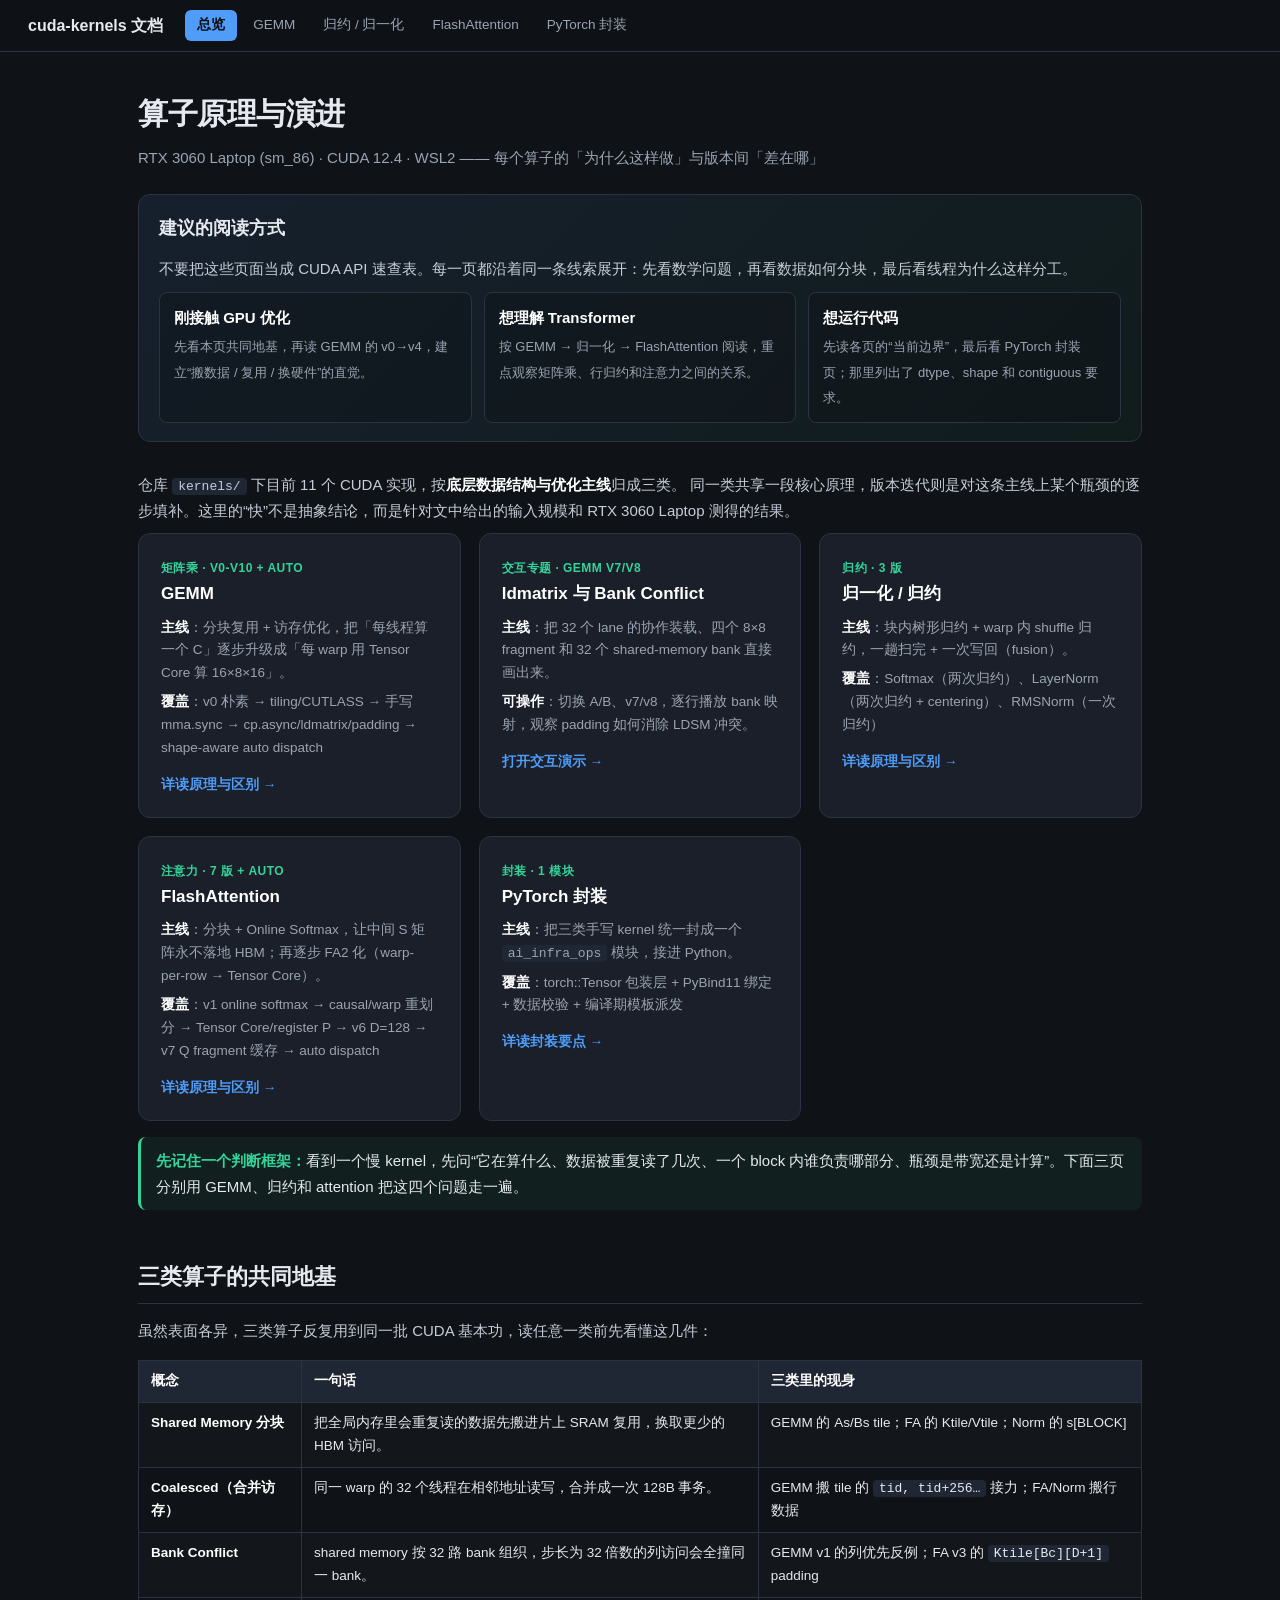
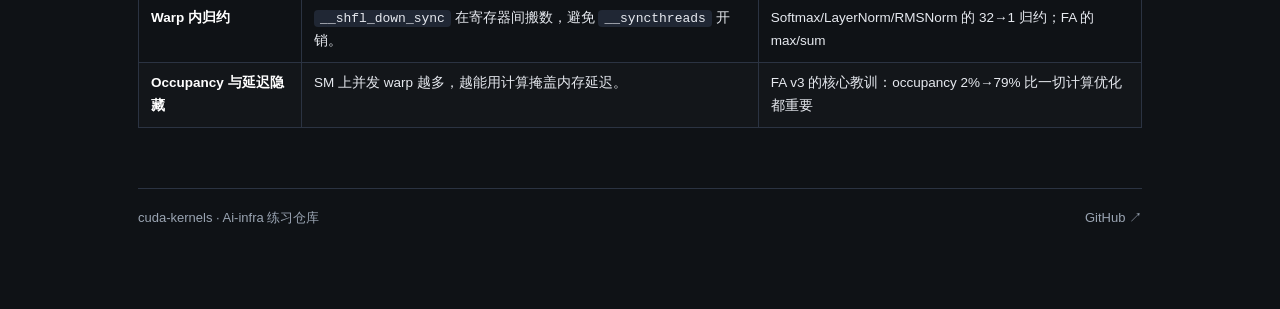
<file: docs/index.html>
<!DOCTYPE html>
<html lang="zh-CN">
<head>
<meta charset="UTF-8">
<meta name="viewport" content="width=device-width, initial-scale=1.0">
<title>cuda-kernels · 算子系统梳理</title>
<link rel="stylesheet" href="assets/style.css">
</head>
<body>

<header class="topbar">
  <span class="brand">cuda-kernels 文档</span>
  <nav>
    <a href="index.html" class="active">总览</a>
    <a href="gemm.html">GEMM</a>
    <a href="normalization.html">归约 / 归一化</a>
    <a href="flashattention.html">FlashAttention</a>
    <a href="torch_ext.html">PyTorch 封装</a>
  </nav>
</header>

<div class="wrap">

  <div class="hero">
    <h1>算子原理与演进</h1>
    <p class="sub">RTX 3060 Laptop (sm_86) · CUDA 12.4 · WSL2 —— 每个算子的「为什么这样做」与版本间「差在哪」</p>
  </div>

  <div class="reading-guide">
    <h2>建议的阅读方式</h2>
    <p>不要把这些页面当成 CUDA API 速查表。每一页都沿着同一条线索展开：先看数学问题，再看数据如何分块，最后看线程为什么这样分工。</p>
    <div class="guide-grid">
      <div class="guide-item"><b>刚接触 GPU 优化</b><span>先看本页共同地基，再读 GEMM 的 v0→v4，建立“搬数据 / 复用 / 换硬件”的直觉。</span></div>
      <div class="guide-item"><b>想理解 Transformer</b><span>按 GEMM → 归一化 → FlashAttention 阅读，重点观察矩阵乘、行归约和注意力之间的关系。</span></div>
      <div class="guide-item"><b>想运行代码</b><span>先读各页的“当前边界”，最后看 PyTorch 封装页；那里列出了 dtype、shape 和 contiguous 要求。</span></div>
    </div>
  </div>

  <p>仓库 <code>kernels/</code> 下目前 11 个 CUDA 实现，按<strong>底层数据结构与优化主线</strong>归成三类。
  同一类共享一段核心原理，版本迭代则是对这条主线上某个瓶颈的逐步填补。这里的“快”不是抽象结论，而是针对文中给出的输入规模和 RTX 3060 Laptop 测得的结果。</p>

  <div class="grid">

    <div class="card">
      <span class="kind">矩阵乘 · v0-v10 + auto</span>
      <h3>GEMM</h3>
      <p><strong>主线</strong>：分块复用 + 访存优化，把「每线程算一个 C」逐步升级成「每 warp 用 Tensor Core 算 16×8×16」。</p>
      <p><strong>覆盖</strong>：v0 朴素 → tiling/CUTLASS → 手写 mma.sync → cp.async/ldmatrix/padding → shape-aware auto dispatch</p>
      <a class="more" href="gemm.html">详读原理与区别 →</a>
    </div>

    <div class="card">
      <span class="kind">交互专题 · GEMM v7/v8</span>
      <h3>ldmatrix 与 Bank Conflict</h3>
      <p><strong>主线</strong>：把 32 个 lane 的协作装载、四个 8×8 fragment 和 32 个 shared-memory bank 直接画出来。</p>
      <p><strong>可操作</strong>：切换 A/B、v7/v8，逐行播放 bank 映射，观察 padding 如何消除 LDSM 冲突。</p>
      <a class="more" href="ldmatrix.html">打开交互演示 →</a>
    </div>

    <div class="card">
      <span class="kind">归约 · 3 版</span>
      <h3>归一化 / 归约</h3>
      <p><strong>主线</strong>：块内树形归约 + warp 内 shuffle 归约，一趟扫完 + 一次写回（fusion）。</p>
      <p><strong>覆盖</strong>：Softmax（两次归约）、LayerNorm（两次归约 + centering）、RMSNorm（一次归约）</p>
      <a class="more" href="normalization.html">详读原理与区别 →</a>
    </div>

    <div class="card">
      <span class="kind">注意力 · 7 版 + auto</span>
      <h3>FlashAttention</h3>
      <p><strong>主线</strong>：分块 + Online Softmax，让中间 S 矩阵永不落地 HBM；再逐步 FA2 化（warp-per-row → Tensor Core）。</p>
      <p><strong>覆盖</strong>：v1 online softmax → causal/warp 重划分 → Tensor Core/register P → v6 D=128 → v7 Q fragment 缓存 → auto dispatch</p>
      <a class="more" href="flashattention.html">详读原理与区别 →</a>
    </div>

    <div class="card">
      <span class="kind">封装 · 1 模块</span>
      <h3>PyTorch 封装</h3>
      <p><strong>主线</strong>：把三类手写 kernel 统一封成一个 <code>ai_infra_ops</code> 模块，接进 Python。</p>
      <p><strong>覆盖</strong>：torch::Tensor 包装层 + PyBind11 绑定 + 数据校验 + 编译期模板派发</p>
      <a class="more" href="torch_ext.html">详读封装要点 →</a>
    </div>

  </div>

  <div class="key-answer"><b>先记住一个判断框架：</b>看到一个慢 kernel，先问“它在算什么、数据被重复读了几次、一个 block 内谁负责哪部分、瓶颈是带宽还是计算”。下面三页分别用 GEMM、归约和 attention 把这四个问题走一遍。</div>

  <h2>三类算子的共同地基</h2>
  <p>虽然表面各异，三类算子反复用到同一批 CUDA 基本功，读任意一类前先看懂这几件：</p>
  <table>
    <tr><th>概念</th><th>一句话</th><th>三类里的现身</th></tr>
    <tr>
      <td><strong>Shared Memory 分块</strong></td>
      <td>把全局内存里会重复读的数据先搬进片上 SRAM 复用，换取更少的 HBM 访问。</td>
      <td>GEMM 的 As/Bs tile；FA 的 Ktile/Vtile；Norm 的 s[BLOCK]</td>
    </tr>
    <tr>
      <td><strong>Coalesced（合并访存）</strong></td>
      <td>同一 warp 的 32 个线程在相邻地址读写，合并成一次 128B 事务。</td>
      <td>GEMM 搬 tile 的 <code>tid, tid+256…</code> 接力；FA/Norm 搬行数据</td>
    </tr>
    <tr>
      <td><strong>Bank Conflict</strong></td>
      <td>shared memory 按 32 路 bank 组织，步长为 32 倍数的列访问会全撞同一 bank。</td>
      <td>GEMM v1 的列优先反例；FA v3 的 <code>Ktile[Bc][D+1]</code> padding</td>
    </tr>
    <tr>
      <td><strong>Warp 内归约</strong></td>
      <td><code>__shfl_down_sync</code> 在寄存器间搬数，避免 <code>__syncthreads</code> 开销。</td>
      <td>Softmax/LayerNorm/RMSNorm 的 32→1 归约；FA 的 max/sum</td>
    </tr>
    <tr>
      <td><strong>Occupancy 与延迟隐藏</strong></td>
      <td>SM 上并发 warp 越多，越能用计算掩盖内存延迟。</td>
      <td>FA v3 的核心教训：occupancy 2%→79% 比一切计算优化都重要</td>
    </tr>
  </table>

  <div class="footer">
    <span>cuda-kernels · Ai-infra 练习仓库</span>
    <span><a href="https://github.com/Eran-ovo/Ai-infra">GitHub ↗</a></span>
  </div>

</div>
</body>
</html>
</file>
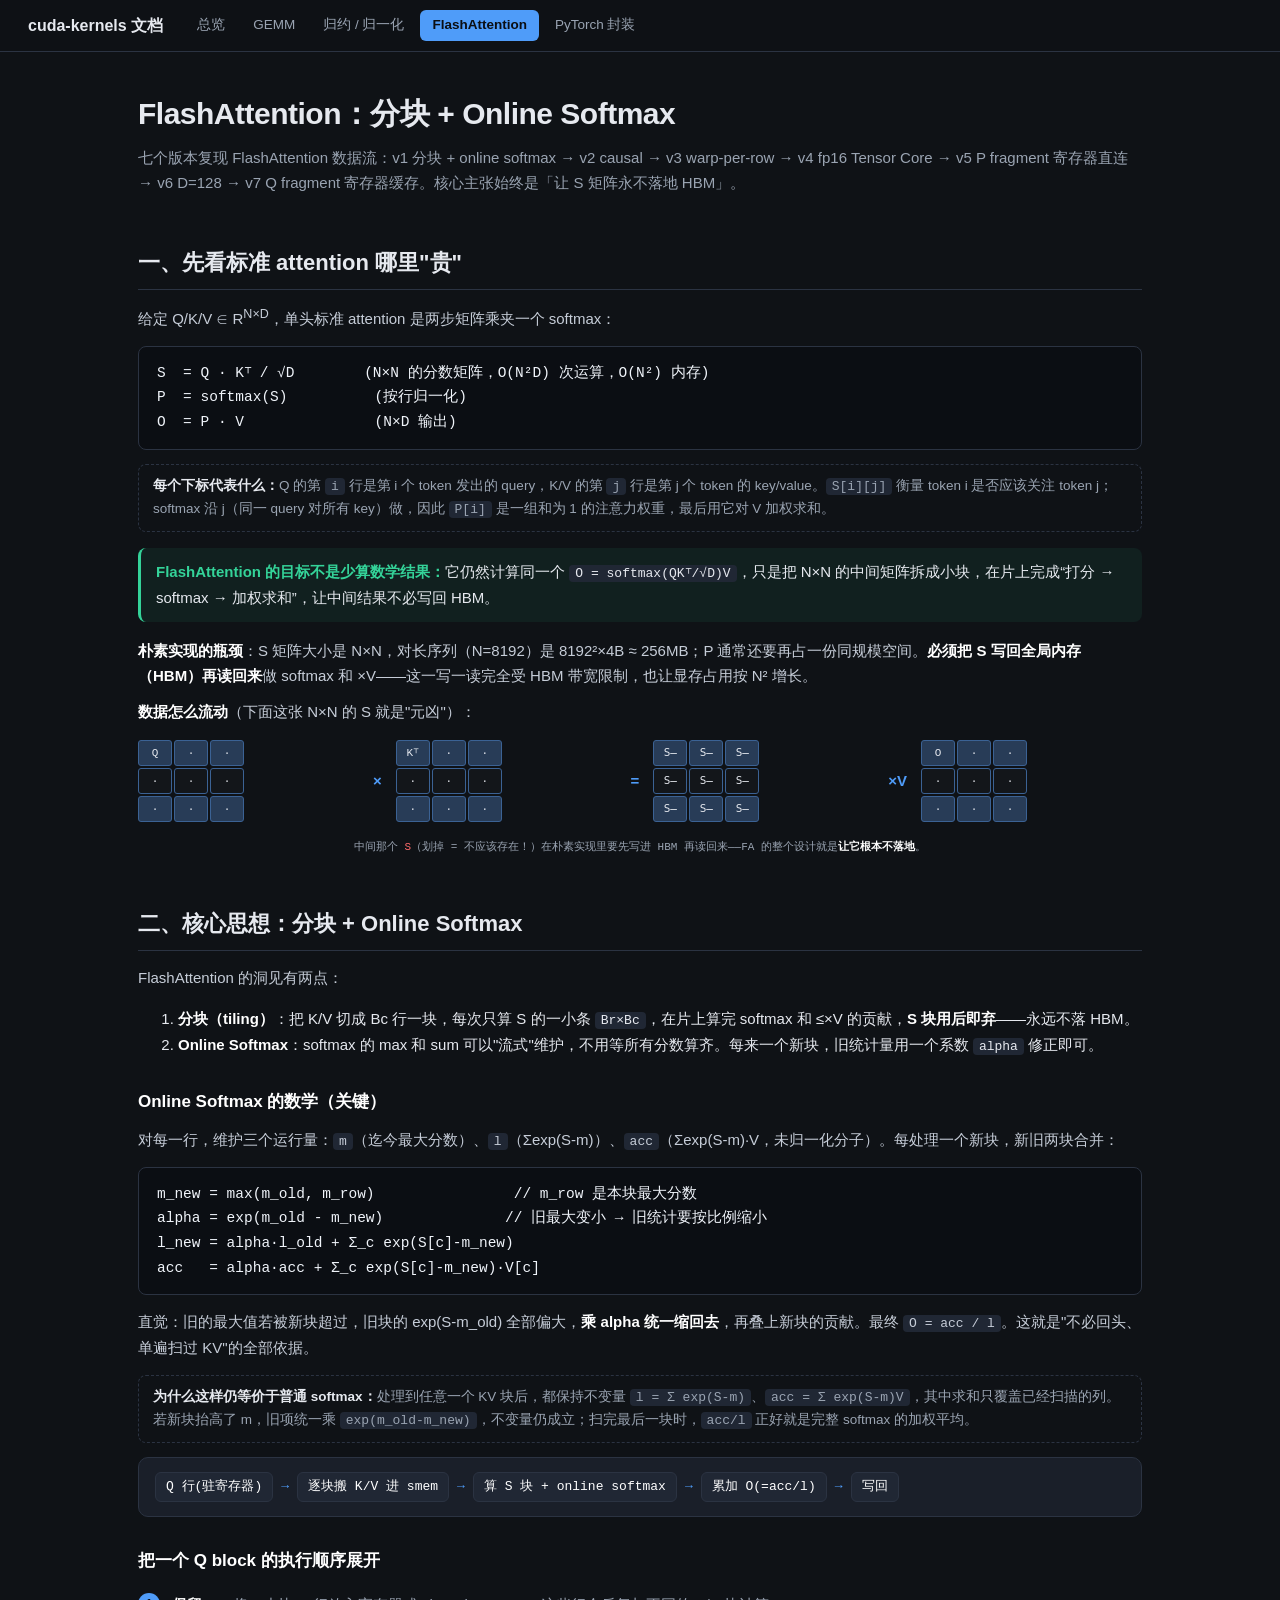
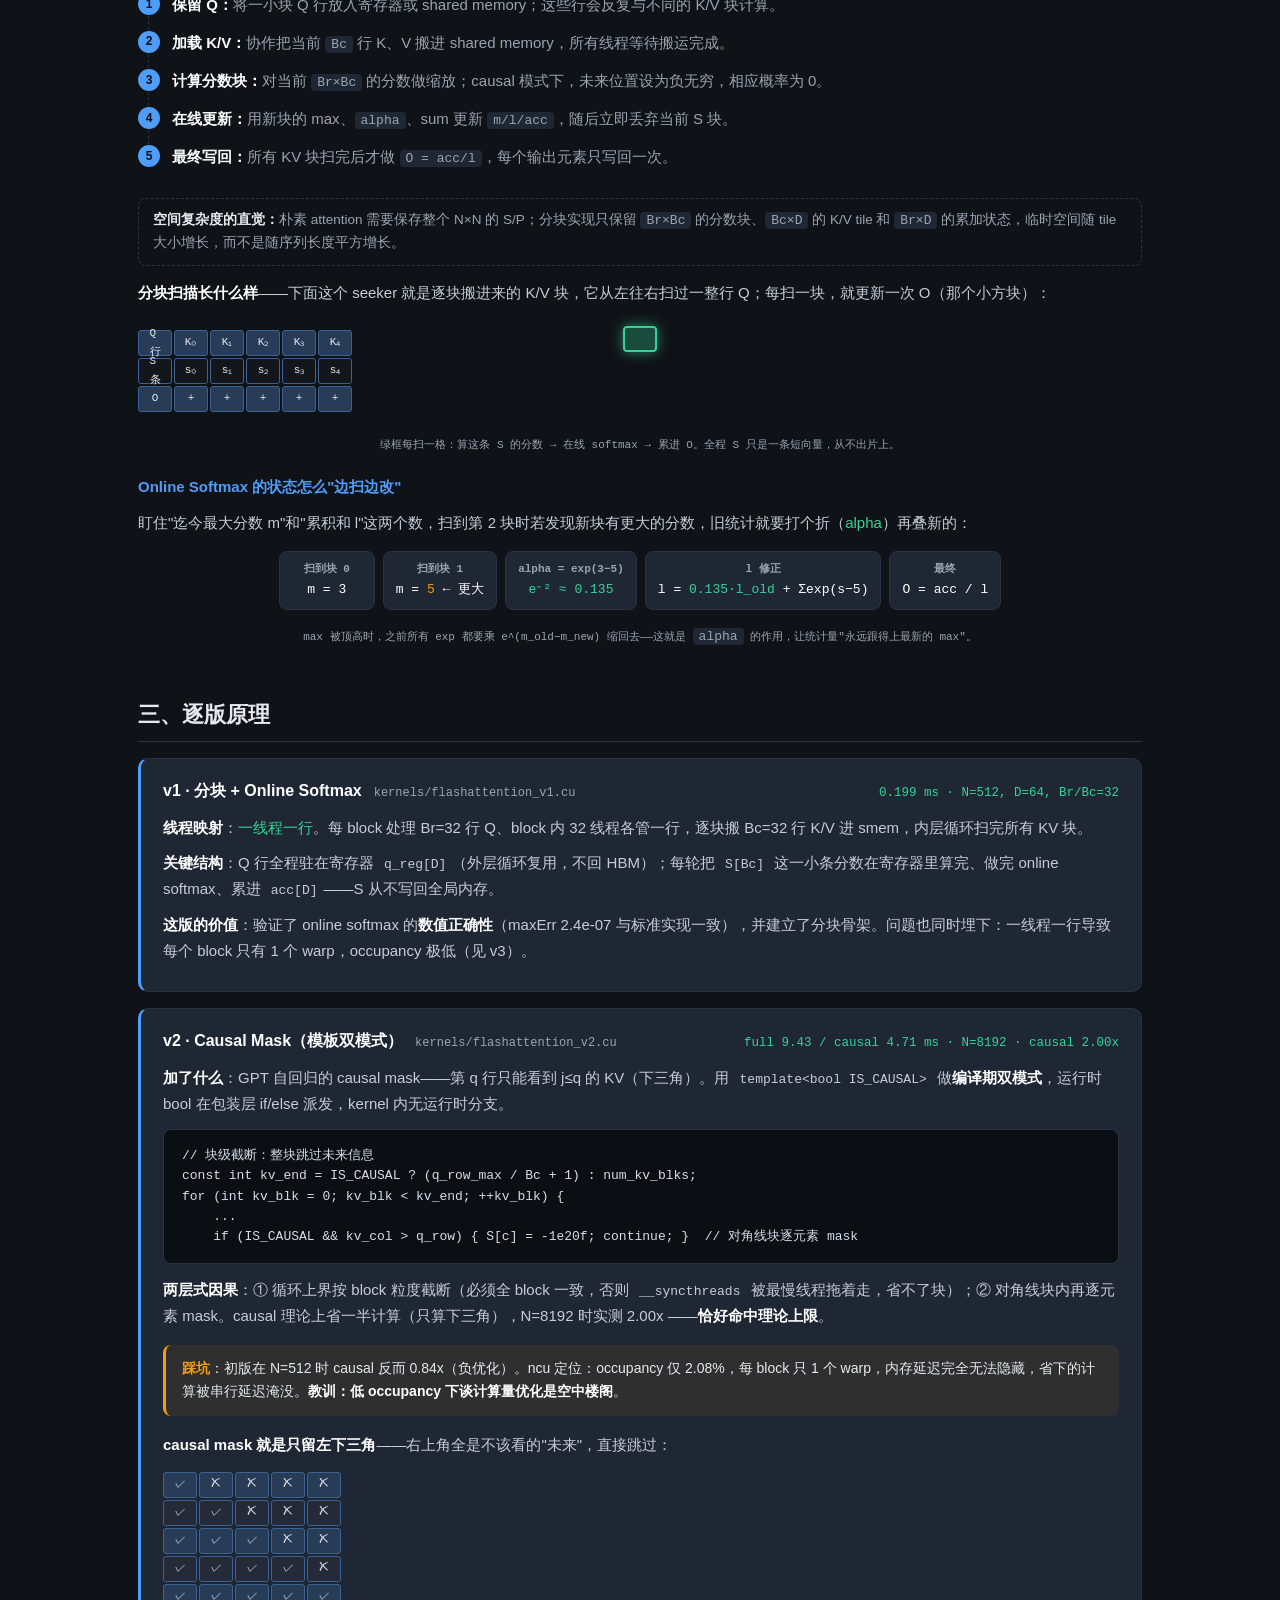
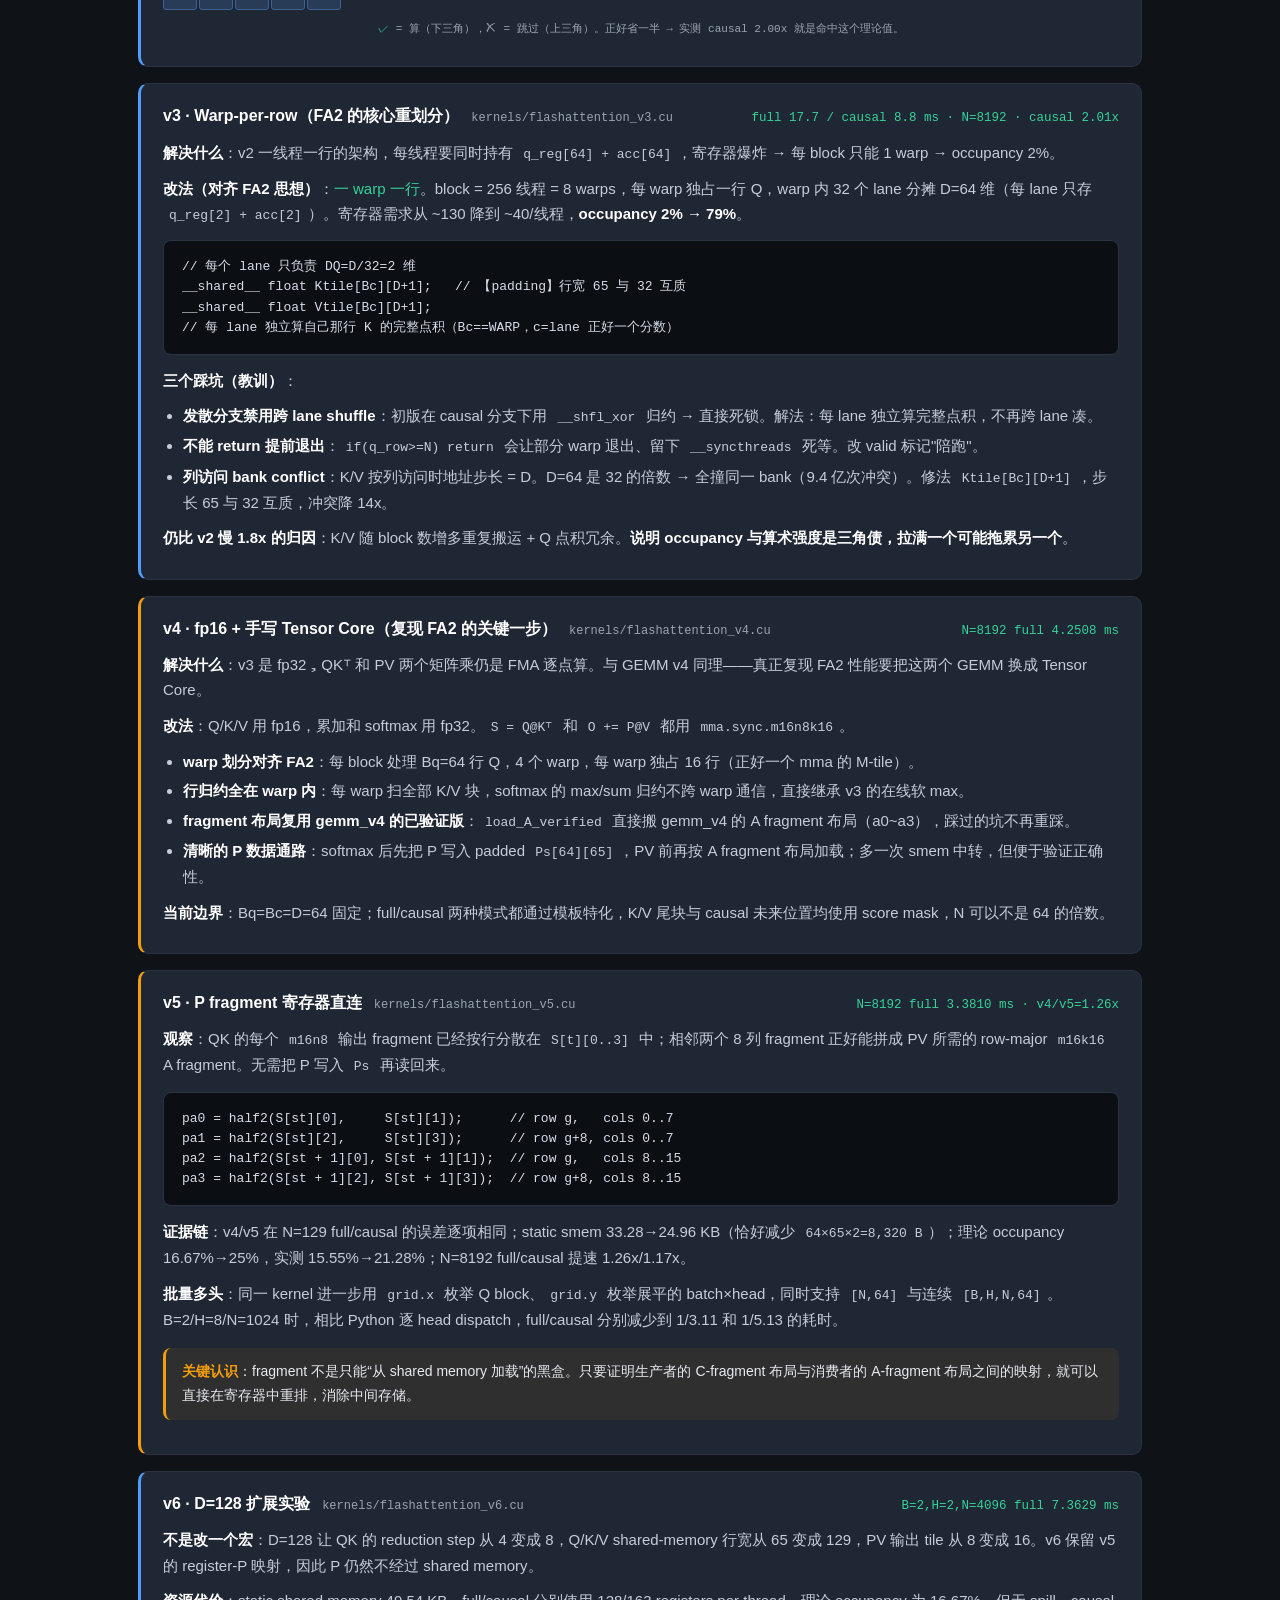
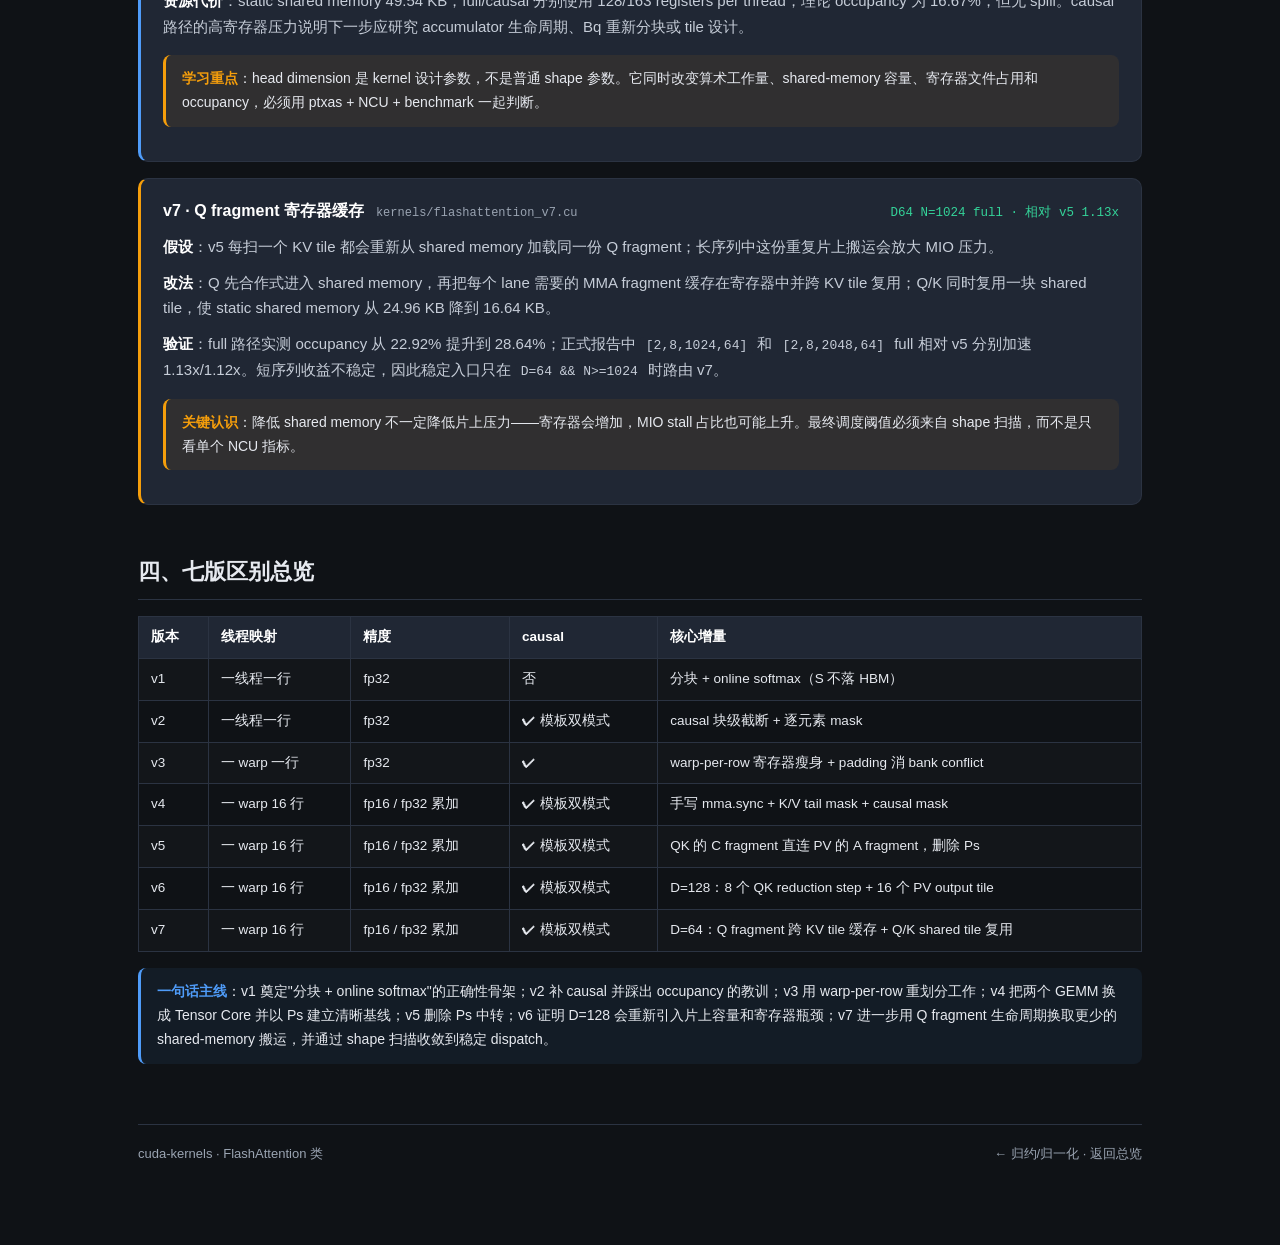
<file: docs/flashattention.html>
<!DOCTYPE html>
<html lang="zh-CN">
<head>
<meta charset="UTF-8">
<meta name="viewport" content="width=device-width, initial-scale=1.0">
<title>FlashAttention：分块 + Online Softmax | cuda-kernels</title>
<link rel="stylesheet" href="assets/style.css">
</head>
<body>

<header class="topbar">
  <span class="brand">cuda-kernels 文档</span>
  <nav>
    <a href="index.html">总览</a>
    <a href="gemm.html">GEMM</a>
    <a href="normalization.html">归约 / 归一化</a>
    <a href="flashattention.html" class="active">FlashAttention</a>
    <a href="torch_ext.html">PyTorch 封装</a>
  </nav>
</header>

<div class="wrap">

  <div class="hero">
    <h1>FlashAttention：分块 + Online Softmax</h1>
    <p class="sub">七个版本复现 FlashAttention 数据流：v1 分块 + online softmax → v2 causal → v3 warp-per-row → v4 fp16 Tensor Core → v5 P fragment 寄存器直连 → v6 D=128 → v7 Q fragment 寄存器缓存。核心主张始终是「让 S 矩阵永不落地 HBM」。</p>
  </div>

  <h2>一、先看标准 attention 哪里"贵"</h2>
  <p>给定 Q/K/V ∈ R<sup>N×D</sup>，单头标准 attention 是两步矩阵乘夹一个 softmax：</p>
  <div class="formula">S  = Q · Kᵀ / √D        (N×N 的分数矩阵，O(N²D) 次运算，O(N²) 内存)
P  = softmax(S)          (按行归一化)
O  = P · V               (N×D 输出)</div>
  <div class="definition"><b>每个下标代表什么：</b>Q 的第 <code>i</code> 行是第 i 个 token 发出的 query，K/V 的第 <code>j</code> 行是第 j 个 token 的 key/value。<code>S[i][j]</code> 衡量 token i 是否应该关注 token j；softmax 沿 j（同一 query 对所有 key）做，因此 <code>P[i]</code> 是一组和为 1 的注意力权重，最后用它对 V 加权求和。</div>
  <div class="key-answer"><b>FlashAttention 的目标不是少算数学结果：</b>它仍然计算同一个 <code>O = softmax(QKᵀ/√D)V</code>，只是把 N×N 的中间矩阵拆成小块，在片上完成“打分 → softmax → 加权求和”，让中间结果不必写回 HBM。</div>
  <p><strong>朴素实现的瓶颈</strong>：S 矩阵大小是 N×N，对长序列（N=8192）是 8192²×4B ≈ 256MB；P 通常还要再占一份同规模空间。<strong>必须把 S 写回全局内存（HBM）再读回来</strong>做 softmax 和 ×V——这一写一读完全受 HBM 带宽限制，也让显存占用按 N² 增长。</p>

  <p><strong>数据怎么流动</strong>（下面这张 N×N 的 S 就是"元凶"）：</p>
  <div class="move-row" style="gap:14px">
    <table class="mx" style="grid-template-columns: repeat(3,34px);">
      <tr><td class="mx-cell mx-c-a">Q</td><td class="mx-cell mx-c-a">·</td><td class="mx-cell mx-c-a">·</td></tr>
      <tr><td class="mx-cell mx-c-a">·</td><td class="mx-cell mx-c-a">·</td><td class="mx-cell mx-c-a">·</td></tr>
      <tr><td class="mx-cell mx-c-a">·</td><td class="mx-cell mx-c-a">·</td><td class="mx-cell mx-c-a">·</td></tr>
    </table>
    <span class="arrow-c">×</span>
    <table class="mx" style="grid-template-columns: repeat(3,34px);">
      <tr><td class="mx-cell mx-c-b">Kᵀ</td><td class="mx-cell mx-c-b">·</td><td class="mx-cell mx-c-b">·</td></tr>
      <tr><td class="mx-cell mx-c-b">·</td><td class="mx-cell mx-c-b">·</td><td class="mx-cell mx-c-b">·</td></tr>
      <tr><td class="mx-cell mx-c-b">·</td><td class="mx-cell mx-c-b">·</td><td class="mx-cell mx-c-b">·</td></tr>
    </table>
    <span class="arrow-c">=</span>
    <table class="mx" style="grid-template-columns: repeat(3,34px);">
      <tr><td class="mx-cell mx-c-hot">S̶</td><td class="mx-cell mx-c-hot">S̶</td><td class="mx-cell mx-c-hot">S̶</td></tr>
      <tr><td class="mx-cell mx-c-hot">S̶</td><td class="mx-cell mx-c-hot">S̶</td><td class="mx-cell mx-c-hot">S̶</td></tr>
      <tr><td class="mx-cell mx-c-hot">S̶</td><td class="mx-cell mx-c-hot">S̶</td><td class="mx-cell mx-c-hot">S̶</td></tr>
    </table>
    <span class="arrow-c">×V</span>
    <table class="mx" style="grid-template-columns: repeat(3,34px);">
      <tr><td class="mx-cell mx-c-c mut">O</td><td class="mx-cell mx-c-c">·</td><td class="mx-cell mx-c-c">·</td></tr>
      <tr><td class="mx-cell mx-c-c">·</td><td class="mx-cell mx-c-c">·</td><td class="mx-cell mx-c-c">·</td></tr>
      <tr><td class="mx-cell mx-c-c">·</td><td class="mx-cell mx-c-c">·</td><td class="mx-cell mx-c-c">·</td></tr>
    </table>
  </div>
  <p class="mx-cap">中间那个 <span style="color:#ff6b6b">S</span>（划掉 = 不应该存在！）在朴素实现里要先写进 HBM 再读回来——FA 的整个设计就是<strong>让它根本不落地</strong>。</p>

  <h2>二、核心思想：分块 + Online Softmax</h2>
  <p>FlashAttention 的洞见有两点：</p>
  <ol>
    <li><strong>分块（tiling）</strong>：把 K/V 切成 Bc 行一块，每次只算 S 的一小条 <code>Br×Bc</code>，在片上算完 softmax 和 ≤×V 的贡献，<strong>S 块用后即弃</strong>——永远不落 HBM。</li>
    <li><strong>Online Softmax</strong>：softmax 的 max 和 sum 可以"流式"维护，不用等所有分数算齐。每来一个新块，旧统计量用一个系数 <code>alpha</code> 修正即可。</li>
  </ol>

  <h3>Online Softmax 的数学（关键）</h3>
  <p>对每一行，维护三个运行量：<code>m</code>（迄今最大分数）、<code>l</code>（Σexp(S-m)）、<code>acc</code>（Σexp(S-m)·V，未归一化分子）。每处理一个新块，新旧两块合并：</p>
  <div class="formula">m_new = max(m_old, m_row)                // m_row 是本块最大分数
alpha = exp(m_old - m_new)              // 旧最大变小 → 旧统计要按比例缩小
l_new = alpha·l_old + Σ_c exp(S[c]-m_new)
acc   = alpha·acc + Σ_c exp(S[c]-m_new)·V[c]</div>
  <p>直觉：旧的最大值若被新块超过，旧块的 exp(S-m_old) 全部偏大，<strong>乘 alpha 统一缩回去</strong>，再叠上新块的贡献。最终 <code>O = acc / l</code>。这就是"不必回头、单遍扫过 KV"的全部依据。</p>
  <div class="definition"><b>为什么这样仍等价于普通 softmax：</b>处理到任意一个 KV 块后，都保持不变量 <code>l = Σ exp(S-m)</code>、<code>acc = Σ exp(S-m)V</code>，其中求和只覆盖已经扫描的列。若新块抬高了 m，旧项统一乘 <code>exp(m_old-m_new)</code>，不变量仍成立；扫完最后一块时，<code>acc/l</code> 正好就是完整 softmax 的加权平均。</div>

  <div class="flow">
    <span class="node">Q 行(驻寄存器)</span><span class="arrow">→</span>
    <span class="node">逐块搬 K/V 进 smem</span><span class="arrow">→</span>
    <span class="node">算 S 块 + online softmax</span><span class="arrow">→</span>
    <span class="node">累加 O(=acc/l)</span><span class="arrow">→</span>
    <span class="node">写回</span>
  </div>

  <h3>把一个 Q block 的执行顺序展开</h3>
  <div class="steps">
    <div class="step"><b>保留 Q：</b>将一小块 Q 行放入寄存器或 shared memory；这些行会反复与不同的 K/V 块计算。</div>
    <div class="step"><b>加载 K/V：</b>协作把当前 <code>Bc</code> 行 K、V 搬进 shared memory，所有线程等待搬运完成。</div>
    <div class="step"><b>计算分数块：</b>对当前 <code>Br×Bc</code> 的分数做缩放；causal 模式下，未来位置设为负无穷，相应概率为 0。</div>
    <div class="step"><b>在线更新：</b>用新块的 max、<code>alpha</code>、sum 更新 <code>m/l/acc</code>，随后立即丢弃当前 S 块。</div>
    <div class="step"><b>最终写回：</b>所有 KV 块扫完后才做 <code>O = acc/l</code>，每个输出元素只写回一次。</div>
  </div>
  <p class="definition"><b>空间复杂度的直觉：</b>朴素 attention 需要保存整个 N×N 的 S/P；分块实现只保留 <code>Br×Bc</code> 的分数块、<code>Bc×D</code> 的 K/V tile 和 <code>Br×D</code> 的累加状态，临时空间随 tile 大小增长，而不是随序列长度平方增长。</p>

  <p><strong>分块扫描长什么样</strong>——下面这个 seeker 就是逐块搬进来的 K/V 块，它从左往右扫过一整行 Q；每扫一块，就更新一次 O（那个小方块）：</p>
  <div class="slide">
    <div class="seeker" style="--c:var(--accent-2)"></div>
    <table class="mx" style="grid-template-columns: repeat(6,34px);">
      <tr>
        <td class="mx-cell mx-c-a mut">Q行</td>
        <td class="mx-cell mx-c-a mut">K₀</td><td class="mx-cell mx-c-a">K₁</td><td class="mx-cell mx-c-a">K₂</td><td class="mx-cell mx-c-a">K₃</td><td class="mx-cell mx-c-a">K₄</td>
      </tr>
      <tr>
        <td class="mx-cell mx-c-hot mut">S条</td><td class="mx-cell mx-c-hot mut">s₀</td><td class="mx-cell mx-c-hot">s₁</td><td class="mx-cell mx-c-hot">s₂</td><td class="mx-cell mx-c-hot">s₃</td><td class="mx-cell mx-c-hot">s₄</td>
      </tr>
      <tr>
        <td class="mx-cell mx-c-c mut">O</td>
        <td class="mx-cell mx-c-c mut">+</td><td class="mx-cell mx-c-c">+</td><td class="mx-cell mx-c-c">+</td><td class="mx-cell mx-c-c">+</td><td class="mx-cell mx-c-c">+</td>
      </tr>
    </table>
  </div>
  <p class="mx-cap">绿框每扫一格：算这条 S 的分数 → 在线 softmax → 累进 O。全程 S 只是一条短向量，从不出片上。</p>

  <h4>Online Softmax 的状态怎么"边扫边改"</h4>
  <p>盯住"迄今最大分数 m"和"累积和 l"这两个数，扫到第 2 块时若发现新块有更大的分数，旧统计就要打个折（<span class="alpha" style="color:var(--accent-2)">alpha</span>）再叠新的：</p>
  <div class="oshare">
    <div class="chip"><b>扫到块 0</b><span>m = 3</span></div>
    <div class="chip"><b>扫到块 1</b><span>m = <span class="new">5</span> ← 更大</span></div>
    <div class="chip"><b>alpha = exp(3−5)</b><span class="alpha">e⁻² ≈ 0.135</span></div>
    <div class="chip"><b>l 修正</b><span>l = <span class="alpha">0.135·l_old</span> + Σexp(s−5)</span></div>
    <div class="chip"><b>最终</b><span>O = acc / l</span></div>
  </div>
  <p class="mx-cap">max 被顶高时，之前所有 exp 都要乘 e^(m_old−m_new) 缩回去——这就是 <code>alpha</code> 的作用，让统计量"永远跟得上最新的 max"。</p>

  <h2>三、逐版原理</h2>

  <div class="op">
    <div class="op-head">
      <span class="op-title">v1 · 分块 + Online Softmax</span>
      <span class="op-file">kernels/flashattention_v1.cu</span>
      <span class="op-perf">0.199 ms · N=512, D=64, Br/Bc=32</span>
    </div>
    <p><strong>线程映射</strong>：<em>一线程一行</em>。每 block 处理 Br=32 行 Q、block 内 32 线程各管一行，逐块搬 Bc=32 行 K/V 进 smem，内层循环扫完所有 KV 块。</p>
    <p><strong>关键结构</strong>：Q 行全程驻在寄存器 <code>q_reg[D]</code>（外层循环复用，不回 HBM）；每轮把 <code>S[Bc]</code> 这一小条分数在寄存器里算完、做完 online softmax、累进 <code>acc[D]</code>——S 从不写回全局内存。</p>
    <p><strong>这版的价值</strong>：验证了 online softmax 的<strong>数值正确性</strong>（maxErr 2.4e-07 与标准实现一致），并建立了分块骨架。问题也同时埋下：一线程一行导致每个 block 只有 1 个 warp，occupancy 极低（见 v3）。</p>
  </div>

  <div class="op">
    <div class="op-head">
      <span class="op-title">v2 · Causal Mask（模板双模式）</span>
      <span class="op-file">kernels/flashattention_v2.cu</span>
      <span class="op-perf">full 9.43 / causal 4.71 ms · N=8192 · causal 2.00x</span>
    </div>
    <p><strong>加了什么</strong>：GPT 自回归的 causal mask——第 q 行只能看到 j≤q 的 KV（下三角）。用 <code>template&lt;bool IS_CAUSAL&gt;</code> 做<strong>编译期双模式</strong>，运行时 bool 在包装层 if/else 派发，kernel 内无运行时分支。</p>
    <pre>// 块级截断：整块跳过未来信息
const int kv_end = IS_CAUSAL ? (q_row_max / Bc + 1) : num_kv_blks;
for (int kv_blk = 0; kv_blk &lt; kv_end; ++kv_blk) {
    ...
    if (IS_CAUSAL && kv_col > q_row) { S[c] = -1e20f; continue; }  // 对角线块逐元素 mask</pre>
    <p><strong>两层式因果</strong>：① 循环上界按 block 粒度截断（必须全 block 一致，否则 <code>__syncthreads</code> 被最慢线程拖着走，省不了块）；② 对角线块内再逐元素 mask。causal 理论上省一半计算（只算下三角），N=8192 时实测 2.00x ——<strong>恰好命中理论上限</strong>。</p>
    <div class="tip"><b>踩坑</b>：初版在 N=512 时 causal 反而 0.84x（负优化）。ncu 定位：occupancy 仅 2.08%，每 block 只 1 个 warp，内存延迟完全无法隐藏，省下的计算被串行延迟淹没。<strong>教训：低 occupancy 下谈计算量优化是空中楼阁</strong>。</div>
    <p><strong>causal mask 就是只留左下三角</strong>——右上角全是不该看的"未来"，直接跳过：</p>
    <table class="mx" style="grid-template-columns: repeat(5,34px);">
      <tr><td class="mx-cell mx-c-b mut">✓</td><td class="mx-cell mx-c-dim">✗</td><td class="mx-cell mx-c-dim">✗</td><td class="mx-cell mx-c-dim">✗</td><td class="mx-cell mx-c-dim">✗</td></tr>
      <tr><td class="mx-cell mx-c-b mut">✓</td><td class="mx-cell mx-c-b mut">✓</td><td class="mx-cell mx-c-dim">✗</td><td class="mx-cell mx-c-dim">✗</td><td class="mx-cell mx-c-dim">✗</td></tr>
      <tr><td class="mx-cell mx-c-b mut">✓</td><td class="mx-cell mx-c-b mut">✓</td><td class="mx-cell mx-c-b mut">✓</td><td class="mx-cell mx-c-dim">✗</td><td class="mx-cell mx-c-dim">✗</td></tr>
      <tr><td class="mx-cell mx-c-b mut">✓</td><td class="mx-cell mx-c-b mut">✓</td><td class="mx-cell mx-c-b mut">✓</td><td class="mx-cell mx-c-b mut">✓</td><td class="mx-cell mx-c-dim">✗</td></tr>
      <tr><td class="mx-cell mx-c-b mut">✓</td><td class="mx-cell mx-c-b mut">✓</td><td class="mx-cell mx-c-b mut">✓</td><td class="mx-cell mx-c-b mut">✓</td><td class="mx-cell mx-c-b mut">✓</td></tr>
    </table>
    <p class="mx-cap"><span style="color:var(--accent-2)">✓</span> = 算（下三角），<span class="mx-c-dim">✗</span> = 跳过（上三角）。正好省一半 → 实测 causal 2.00x 就是命中这个理论值。</p>
  </div>

  <div class="op">
    <div class="op-head">
      <span class="op-title">v3 · Warp-per-row（FA2 的核心重划分）</span>
      <span class="op-file">kernels/flashattention_v3.cu</span>
      <span class="op-perf">full 17.7 / causal 8.8 ms · N=8192 · causal 2.01x</span>
    </div>
    <p><strong>解决什么</strong>：v2 一线程一行的架构，每线程要同时持有 <code>q_reg[64] + acc[64]</code>，寄存器爆炸 → 每 block 只能 1 warp → occupancy 2%。</p>
    <p><strong>改法（对齐 FA2 思想）</strong>：<em>一 warp 一行</em>。block = 256 线程 = 8 warps，每 warp 独占一行 Q，warp 内 32 个 lane 分摊 D=64 维（每 lane 只存 <code>q_reg[2] + acc[2]</code>）。寄存器需求从 ~130 降到 ~40/线程，<strong>occupancy 2% → 79%</strong>。</p>
    <pre>// 每个 lane 只负责 DQ=D/32=2 维
__shared__ float Ktile[Bc][D+1];   // 【padding】行宽 65 与 32 互质
__shared__ float Vtile[Bc][D+1];
// 每 lane 独立算自己那行 K 的完整点积（Bc==WARP，c=lane 正好一个分数）</pre>
    <p><strong>三个踩坑（教训）</strong>：</p>
    <ul>
      <li><strong>发散分支禁用跨 lane shuffle</strong>：初版在 causal 分支下用 <code>__shfl_xor</code> 归约 → 直接死锁。解法：每 lane 独立算完整点积，不再跨 lane 凑。</li>
      <li><strong>不能 return 提前退出</strong>：<code>if(q_row&gt;=N) return</code> 会让部分 warp 退出、留下 <code>__syncthreads</code> 死等。改 valid 标记"陪跑"。</li>
      <li><strong>列访问 bank conflict</strong>：K/V 按列访问时地址步长 = D。D=64 是 32 的倍数 → 全撞同一 bank（9.4 亿次冲突）。修法 <code>Ktile[Bc][D+1]</code>，步长 65 与 32 互质，冲突降 14x。</li>
    </ul>
    <p><strong>仍比 v2 慢 1.8x 的归因</strong>：K/V 随 block 数增多重复搬运 + Q 点积冗余。<strong>说明 occupancy 与算术强度是三角债，拉满一个可能拖累另一个</strong>。</p>
  </div>

  <div class="op v-highlight">
    <div class="op-head">
      <span class="op-title">v4 · fp16 + 手写 Tensor Core（复现 FA2 的关键一步）</span>
      <span class="op-file">kernels/flashattention_v4.cu</span>
      <span class="op-perf">N=8192 full 4.2508 ms</span>
    </div>
    <p><strong>解决什么</strong>：v3 是 fp32，QKᵀ 和 PV 两个矩阵乘仍是 FMA 逐点算。与 GEMM v4 同理——真正复现 FA2 性能要把这两个 GEMM 换成 Tensor Core。</p>
    <p><strong>改法</strong>：Q/K/V 用 fp16，累加和 softmax 用 fp32。<code>S = Q@Kᵀ</code> 和 <code>O += P@V</code> 都用 <code>mma.sync.m16n8k16</code>。</p>
    <ul>
      <li><strong>warp 划分对齐 FA2</strong>：每 block 处理 Bq=64 行 Q，4 个 warp，每 warp 独占 16 行（正好一个 mma 的 M-tile）。</li>
      <li><strong>行归约全在 warp 内</strong>：每 warp 扫全部 K/V 块，softmax 的 max/sum 归约不跨 warp 通信，直接继承 v3 的在线软 max。</li>
      <li><strong>fragment 布局复用 gemm_v4 的已验证版</strong>：<code>load_A_verified</code> 直接搬 gemm_v4 的 A fragment 布局（a0~a3），踩过的坑不再重踩。</li>
      <li><strong>清晰的 P 数据通路</strong>：softmax 后先把 P 写入 padded <code>Ps[64][65]</code>，PV 前再按 A fragment 布局加载；多一次 smem 中转，但便于验证正确性。</li>
    </ul>
    <p><strong>当前边界</strong>：Bq=Bc=D=64 固定；full/causal 两种模式都通过模板特化，K/V 尾块与 causal 未来位置均使用 score mask，N 可以不是 64 的倍数。</p>
  </div>

  <div class="op v-highlight">
    <div class="op-head">
      <span class="op-title">v5 · P fragment 寄存器直连</span>
      <span class="op-file">kernels/flashattention_v5.cu</span>
      <span class="op-perf">N=8192 full 3.3810 ms · v4/v5=1.26x</span>
    </div>
    <p><strong>观察</strong>：QK 的每个 <code>m16n8</code> 输出 fragment 已经按行分散在 <code>S[t][0..3]</code> 中；相邻两个 8 列 fragment 正好能拼成 PV 所需的 row-major <code>m16k16</code> A fragment。无需把 P 写入 <code>Ps</code> 再读回来。</p>
    <pre>pa0 = half2(S[st][0],     S[st][1]);      // row g,   cols 0..7
pa1 = half2(S[st][2],     S[st][3]);      // row g+8, cols 0..7
pa2 = half2(S[st + 1][0], S[st + 1][1]);  // row g,   cols 8..15
pa3 = half2(S[st + 1][2], S[st + 1][3]);  // row g+8, cols 8..15</pre>
    <p><strong>证据链</strong>：v4/v5 在 N=129 full/causal 的误差逐项相同；static smem 33.28→24.96 KB（恰好减少 <code>64×65×2=8,320 B</code>）；理论 occupancy 16.67%→25%，实测 15.55%→21.28%；N=8192 full/causal 提速 1.26x/1.17x。</p>
    <p><strong>批量多头</strong>：同一 kernel 进一步用 <code>grid.x</code> 枚举 Q block、<code>grid.y</code> 枚举展平的 batch×head，同时支持 <code>[N,64]</code> 与连续 <code>[B,H,N,64]</code>。B=2/H=8/N=1024 时，相比 Python 逐 head dispatch，full/causal 分别减少到 1/3.11 和 1/5.13 的耗时。</p>
    <div class="tip"><b>关键认识</b>：fragment 不是只能“从 shared memory 加载”的黑盒。只要证明生产者的 C-fragment 布局与消费者的 A-fragment 布局之间的映射，就可以直接在寄存器中重排，消除中间存储。</div>
  </div>

  <div class="op">
    <div class="op-head">
      <span class="op-title">v6 · D=128 扩展实验</span>
      <span class="op-file">kernels/flashattention_v6.cu</span>
      <span class="op-perf">B=2,H=2,N=4096 full 7.3629 ms</span>
    </div>
    <p><strong>不是改一个宏</strong>：D=128 让 QK 的 reduction step 从 4 变成 8，Q/K/V shared-memory 行宽从 65 变成 129，PV 输出 tile 从 8 变成 16。v6 保留 v5 的 register-P 映射，因此 P 仍然不经过 shared memory。</p>
    <p><strong>资源代价</strong>：static shared memory 49.54 KB，full/causal 分别使用 128/163 registers per thread，理论 occupancy 为 16.67%，但无 spill。causal 路径的高寄存器压力说明下一步应研究 accumulator 生命周期、Bq 重新分块或 tile 设计。</p>
    <div class="tip"><b>学习重点</b>：head dimension 是 kernel 设计参数，不是普通 shape 参数。它同时改变算术工作量、shared-memory 容量、寄存器文件占用和 occupancy，必须用 ptxas + NCU + benchmark 一起判断。</div>
  </div>

  <div class="op v-highlight">
    <div class="op-head">
      <span class="op-title">v7 · Q fragment 寄存器缓存</span>
      <span class="op-file">kernels/flashattention_v7.cu</span>
      <span class="op-perf">D64 N=1024 full · 相对 v5 1.13x</span>
    </div>
    <p><strong>假设</strong>：v5 每扫一个 KV tile 都会重新从 shared memory 加载同一份 Q fragment；长序列中这份重复片上搬运会放大 MIO 压力。</p>
    <p><strong>改法</strong>：Q 先合作式进入 shared memory，再把每个 lane 需要的 MMA fragment 缓存在寄存器中并跨 KV tile 复用；Q/K 同时复用一块 shared tile，使 static shared memory 从 24.96 KB 降到 16.64 KB。</p>
    <p><strong>验证</strong>：full 路径实测 occupancy 从 22.92% 提升到 28.64%；正式报告中 <code>[2,8,1024,64]</code> 和 <code>[2,8,2048,64]</code> full 相对 v5 分别加速 1.13x/1.12x。短序列收益不稳定，因此稳定入口只在 <code>D=64 &amp;&amp; N&gt;=1024</code> 时路由 v7。</p>
    <div class="tip"><b>关键认识</b>：降低 shared memory 不一定降低片上压力——寄存器会增加，MIO stall 占比也可能上升。最终调度阈值必须来自 shape 扫描，而不是只看单个 NCU 指标。</div>
  </div>

  <h2>四、七版区别总览</h2>
  <table>
    <tr><th>版本</th><th>线程映射</th><th>精度</th><th>causal</th><th>核心增量</th></tr>
    <tr><td>v1</td><td>一线程一行</td><td>fp32</td><td>否</td><td>分块 + online softmax（S 不落 HBM）</td></tr>
    <tr><td>v2</td><td>一线程一行</td><td>fp32</td><td>✔ 模板双模式</td><td>causal 块级截断 + 逐元素 mask</td></tr>
    <tr><td>v3</td><td>一 warp 一行</td><td>fp32</td><td>✔</td><td>warp-per-row 寄存器瘦身 + padding 消 bank conflict</td></tr>
    <tr><td>v4</td><td>一 warp 16 行</td><td>fp16 / fp32 累加</td><td>✔ 模板双模式</td><td>手写 mma.sync + K/V tail mask + causal mask</td></tr>
    <tr><td>v5</td><td>一 warp 16 行</td><td>fp16 / fp32 累加</td><td>✔ 模板双模式</td><td>QK 的 C fragment 直连 PV 的 A fragment，删除 Ps</td></tr>
    <tr><td>v6</td><td>一 warp 16 行</td><td>fp16 / fp32 累加</td><td>✔ 模板双模式</td><td>D=128：8 个 QK reduction step + 16 个 PV output tile</td></tr>
    <tr><td>v7</td><td>一 warp 16 行</td><td>fp16 / fp32 累加</td><td>✔ 模板双模式</td><td>D=64：Q fragment 跨 KV tile 缓存 + Q/K shared tile 复用</td></tr>
  </table>

  <div class="note"><b>一句话主线</b>：v1 奠定"分块 + online softmax"的正确性骨架；v2 补 causal 并踩出 occupancy 的教训；v3 用 warp-per-row 重划分工作；v4 把两个 GEMM 换成 Tensor Core 并以 Ps 建立清晰基线；v5 删除 Ps 中转；v6 证明 D=128 会重新引入片上容量和寄存器瓶颈；v7 进一步用 Q fragment 生命周期换取更少的 shared-memory 搬运，并通过 shape 扫描收敛到稳定 dispatch。</div>

  <div class="footer">
    <span>cuda-kernels · FlashAttention 类</span>
    <span><a href="normalization.html">← 归约/归一化</a> · <a href="index.html">返回总览</a></span>
  </div>

</div>
</body>
</html>
</file>
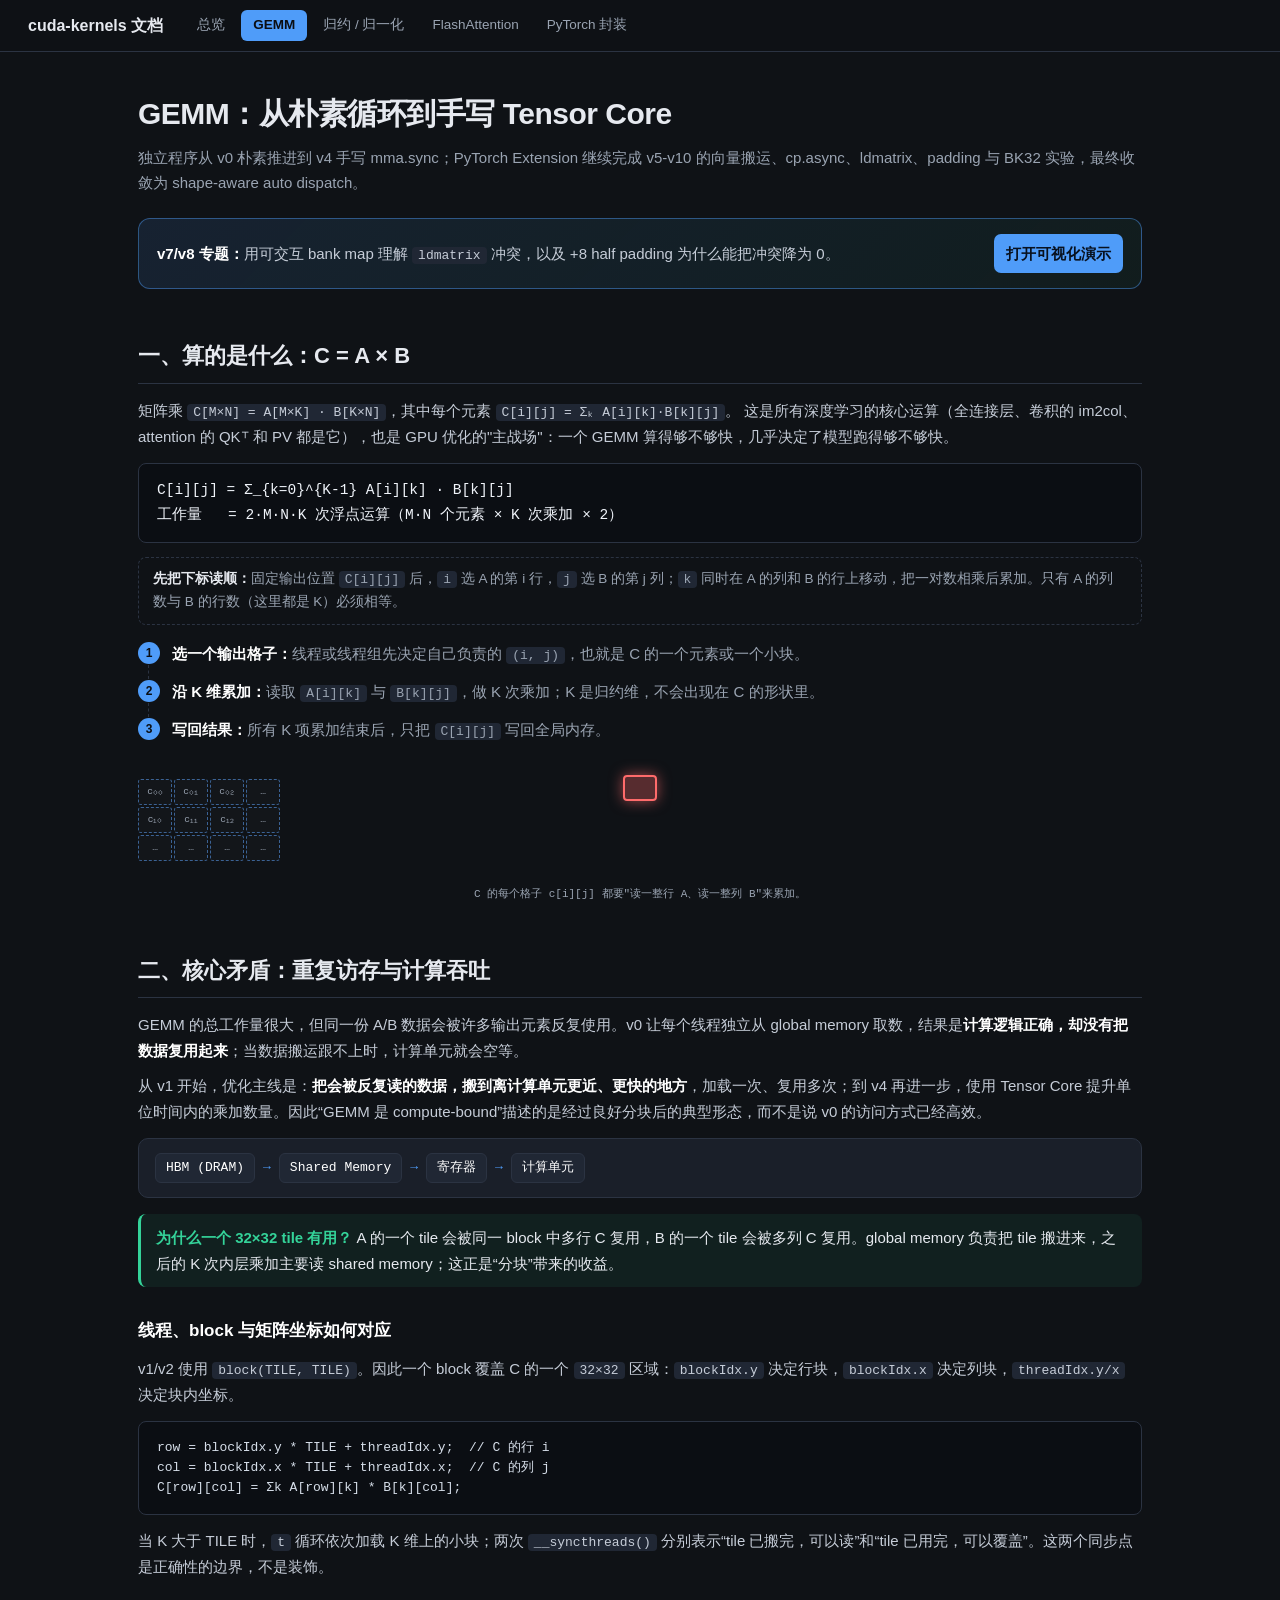
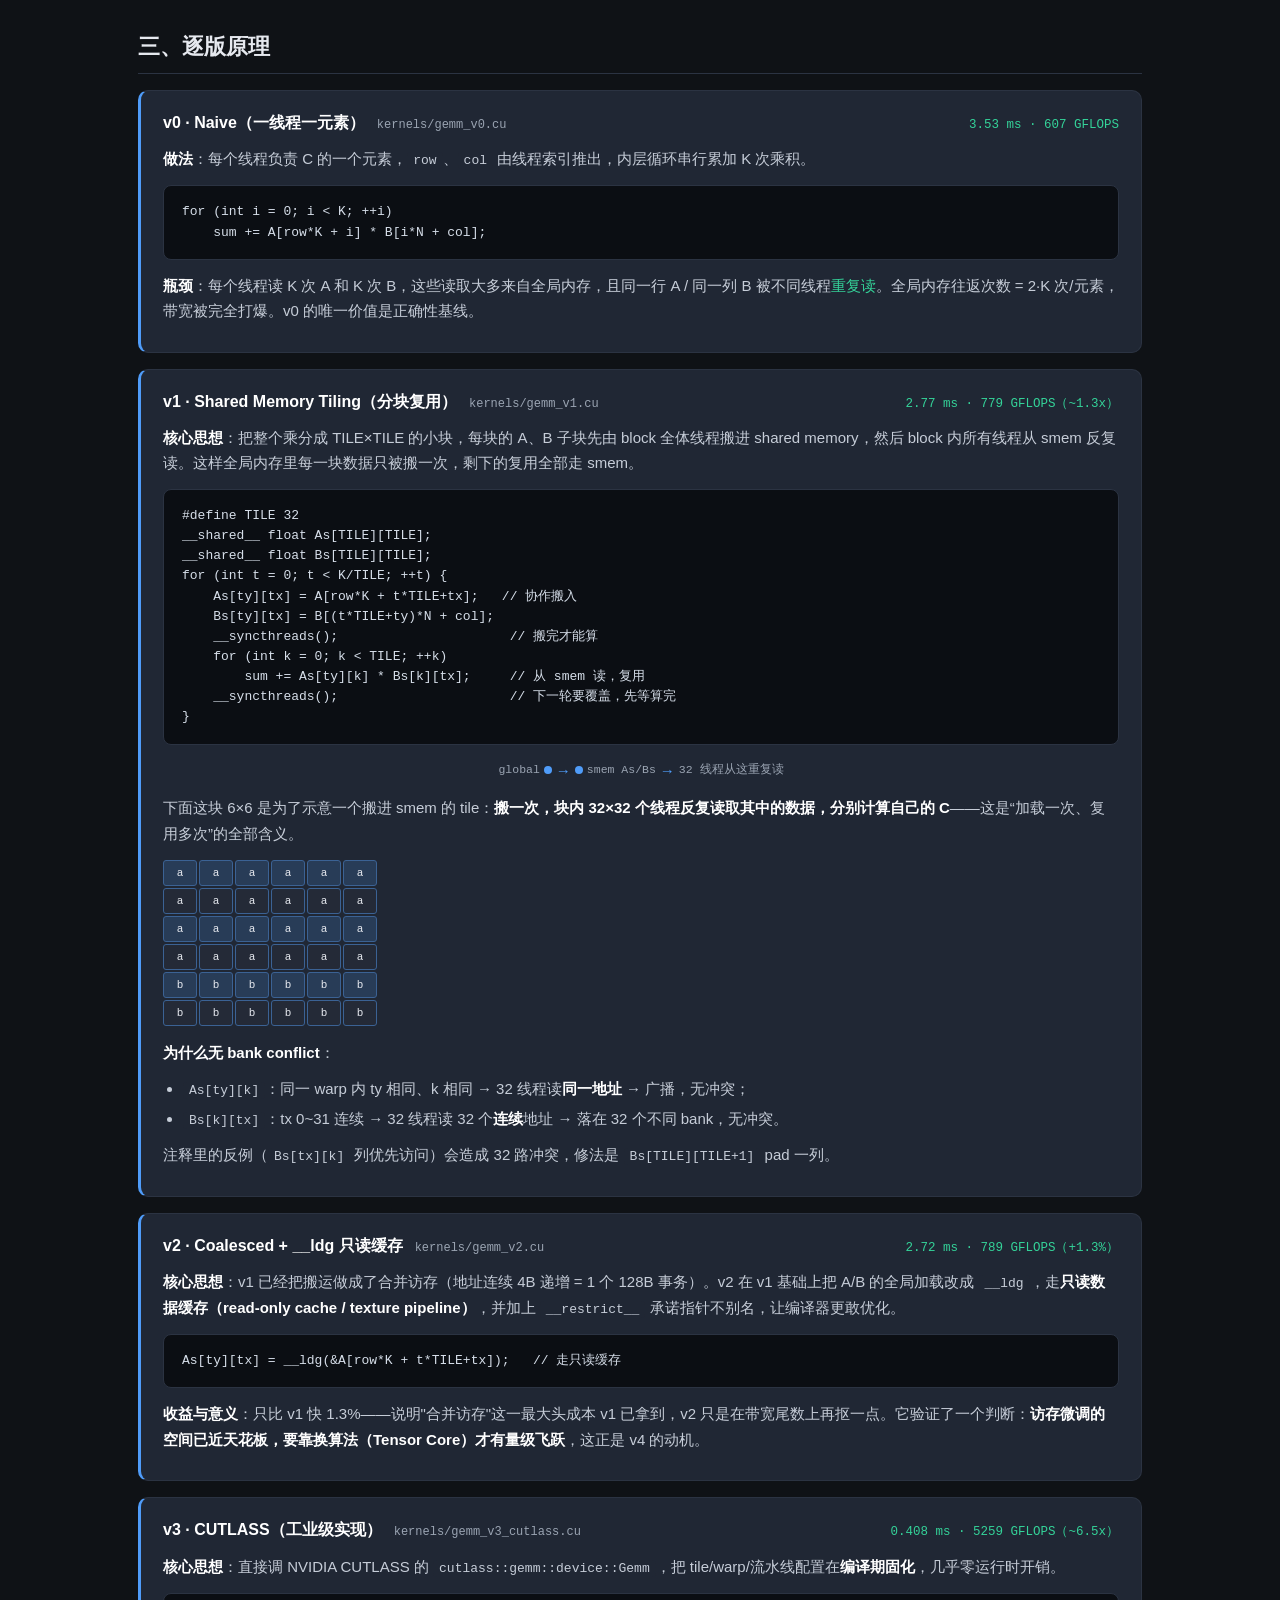
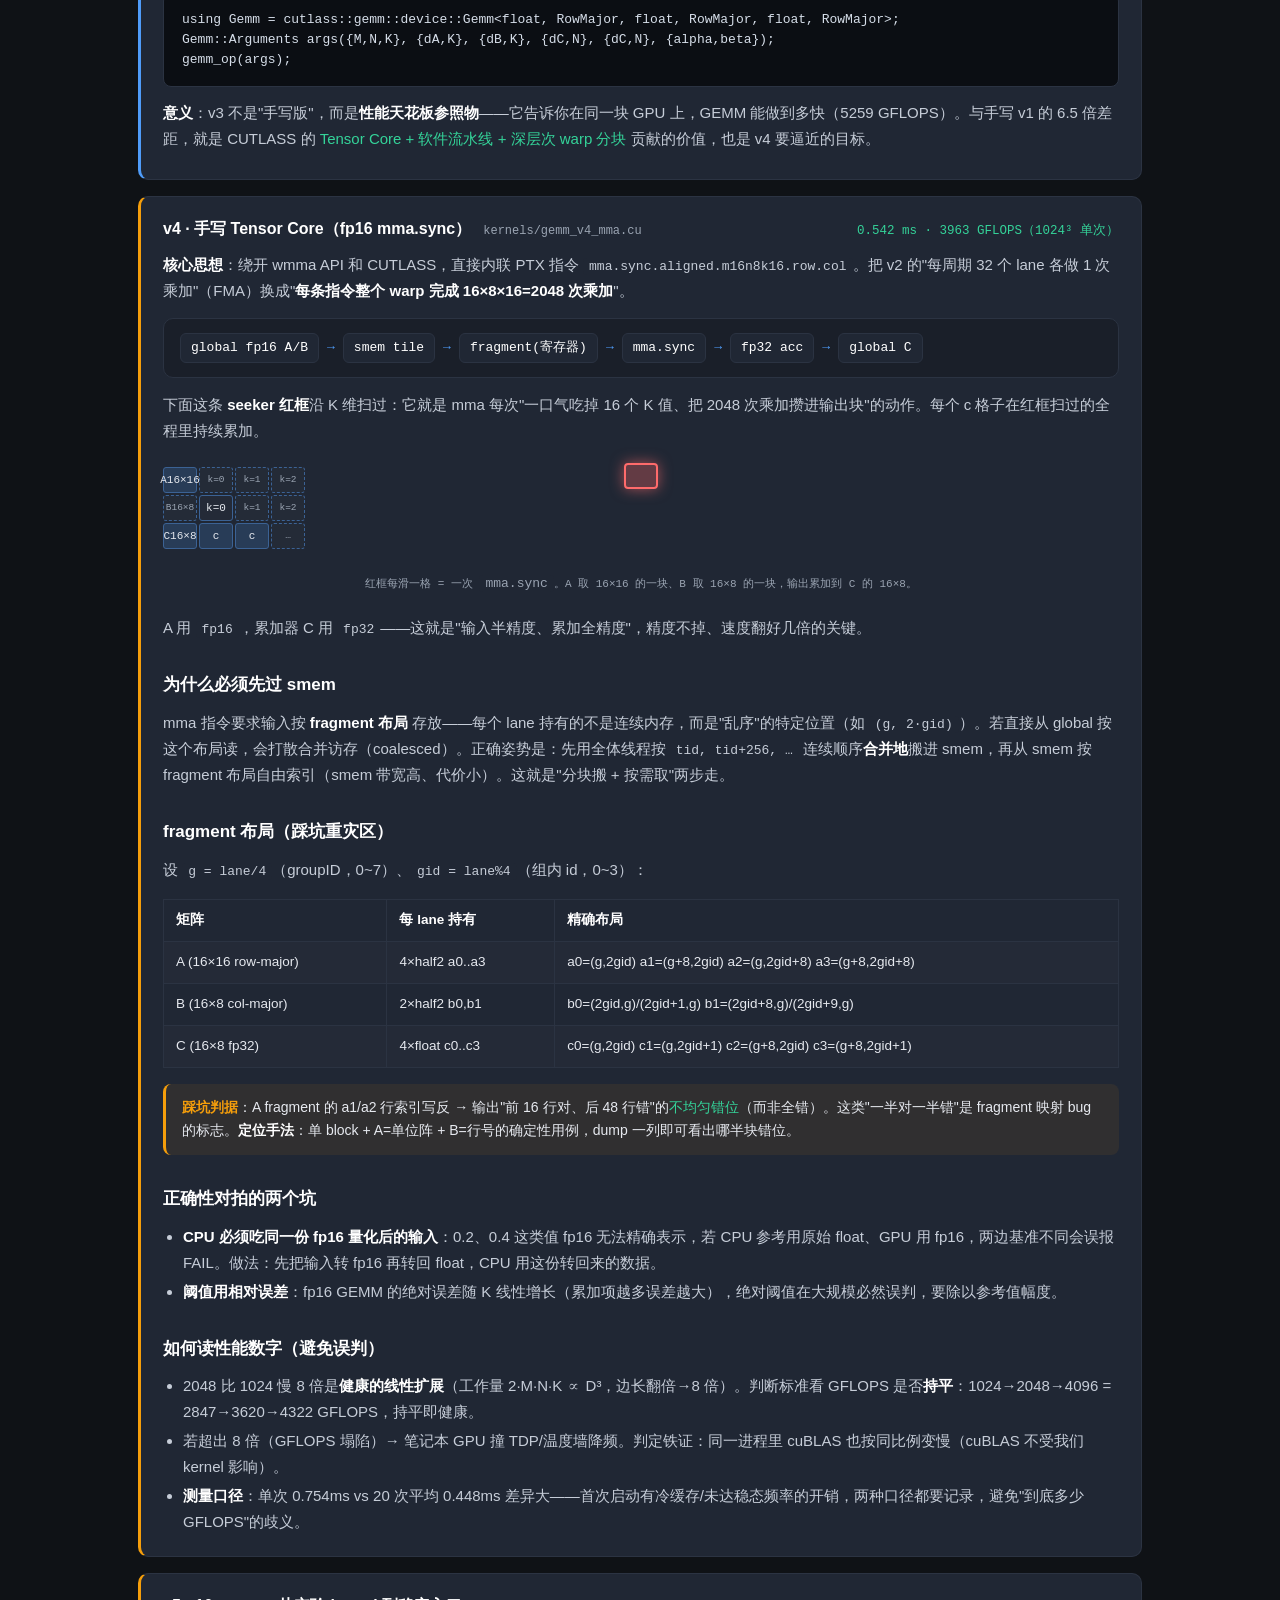
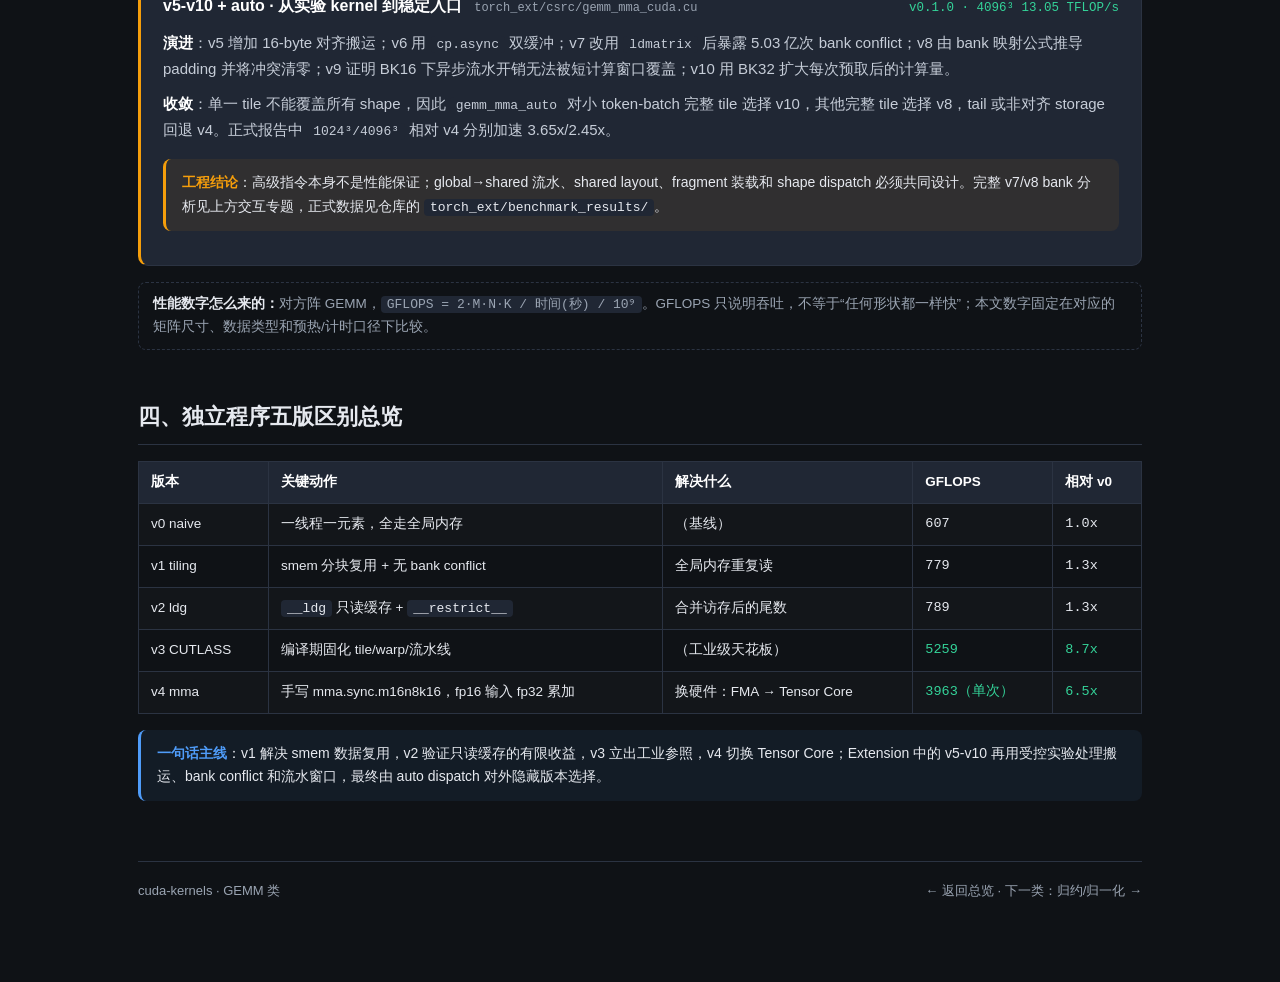
<file: docs/gemm.html>
<!DOCTYPE html>
<html lang="zh-CN">
<head>
<meta charset="UTF-8">
<meta name="viewport" content="width=device-width, initial-scale=1.0">
<title>GEMM：从朴素循环到手写 Tensor Core | cuda-kernels</title>
<link rel="stylesheet" href="assets/style.css">
</head>
<body>

<header class="topbar">
  <span class="brand">cuda-kernels 文档</span>
  <nav>
    <a href="index.html">总览</a>
    <a href="gemm.html" class="active">GEMM</a>
    <a href="normalization.html">归约 / 归一化</a>
    <a href="flashattention.html">FlashAttention</a>
    <a href="torch_ext.html">PyTorch 封装</a>
  </nav>
</header>

<div class="wrap">

  <div class="hero">
    <h1>GEMM：从朴素循环到手写 Tensor Core</h1>
    <p class="sub">独立程序从 v0 朴素推进到 v4 手写 mma.sync；PyTorch Extension 继续完成 v5-v10 的向量搬运、cp.async、ldmatrix、padding 与 BK32 实验，最终收敛为 shape-aware auto dispatch。</p>
  </div>

  <div class="demo-callout">
    <p><strong>v7/v8 专题：</strong>用可交互 bank map 理解 <code>ldmatrix</code> 冲突，以及 +8 half padding 为什么能把冲突降为 0。</p>
    <a class="demo-link" href="ldmatrix.html">打开可视化演示</a>
  </div>

  <h2>一、算的是什么：C = A × B</h2>
  <p>矩阵乘 <code>C[M×N] = A[M×K] · B[K×N]</code>，其中每个元素 <code>C[i][j] = Σₖ A[i][k]·B[k][j]</code>。
  这是所有深度学习的核心运算（全连接层、卷积的 im2col、attention 的 QKᵀ 和 PV 都是它），也是 GPU 优化的"主战场"：一个 GEMM 算得够不够快，几乎决定了模型跑得够不够快。</p>
  <div class="formula">C[i][j] = Σ_{k=0}^{K-1} A[i][k] · B[k][j]
工作量   = 2·M·N·K 次浮点运算（M·N 个元素 × K 次乘加 × 2）</div>

  <div class="definition"><b>先把下标读顺：</b>固定输出位置 <code>C[i][j]</code> 后，<code>i</code> 选 A 的第 i 行，<code>j</code> 选 B 的第 j 列；<code>k</code> 同时在 A 的列和 B 的行上移动，把一对数相乘后累加。只有 A 的列数与 B 的行数（这里都是 K）必须相等。</div>
  <div class="steps">
    <div class="step"><b>选一个输出格子：</b>线程或线程组先决定自己负责的 <code>(i, j)</code>，也就是 C 的一个元素或一个小块。</div>
    <div class="step"><b>沿 K 维累加：</b>读取 <code>A[i][k]</code> 与 <code>B[k][j]</code>，做 K 次乘加；K 是归约维，不会出现在 C 的形状里。</div>
    <div class="step"><b>写回结果：</b>所有 K 项累加结束后，只把 <code>C[i][j]</code> 写回全局内存。</div>
  </div>

  <div class="slide">
    <div class="seeker" style="--c:#ff6b6b"></div>
    <table class="mx" style="grid-template-columns: repeat(4, 34px);">
      <tr><td class="mx-cell mx-c-c mut sub">c₀₀</td><td class="mx-cell mx-c-c sub">c₀₁</td><td class="mx-cell mx-c-c sub">c₀₂</td><td class="mx-cell mx-c-c sub">…</td></tr>
      <tr><td class="mx-cell mx-c-c sub">c₁₀</td><td class="mx-cell mx-c-c mut sub">c₁₁</td><td class="mx-cell mx-c-c sub">c₁₂</td><td class="mx-cell mx-c-c sub">…</td></tr>
      <tr><td class="mx-cell mx-c-c sub">…</td><td class="mx-cell mx-c-c sub">…</td><td class="mx-cell mx-c-c sub">…</td><td class="mx-cell mx-c-c sub">…</td></tr>
    </table>
  </div>
  <p class="mx-cap">C 的每个格子 c[i][j] 都要"读一整行 A、读一整列 B"来累加。</p>

  <h2>二、核心矛盾：重复访存与计算吞吐</h2>
  <p>GEMM 的总工作量很大，但同一份 A/B 数据会被许多输出元素反复使用。v0 让每个线程独立从 global memory 取数，结果是<strong>计算逻辑正确，却没有把数据复用起来</strong>；当数据搬运跟不上时，计算单元就会空等。</p>
  <p>从 v1 开始，优化主线是：<strong>把会被反复读的数据，搬到离计算单元更近、更快的地方</strong>，加载一次、复用多次；到 v4 再进一步，使用 Tensor Core 提升单位时间内的乘加数量。因此“GEMM 是 compute-bound”描述的是经过良好分块后的典型形态，而不是说 v0 的访问方式已经高效。</p>
  <div class="flow">
    <span class="node">HBM (DRAM)</span><span class="arrow">→</span>
    <span class="node">Shared Memory</span><span class="arrow">→</span>
    <span class="node">寄存器</span><span class="arrow">→</span>
    <span class="node">计算单元</span>
  </div>
  <div class="key-answer"><b>为什么一个 32×32 tile 有用？</b> A 的一个 tile 会被同一 block 中多行 C 复用，B 的一个 tile 会被多列 C 复用。global memory 负责把 tile 搬进来，之后的 K 次内层乘加主要读 shared memory；这正是“分块”带来的收益。</div>

  <h3>线程、block 与矩阵坐标如何对应</h3>
  <p>v1/v2 使用 <code>block(TILE, TILE)</code>。因此一个 block 覆盖 C 的一个 <code>32×32</code> 区域：<code>blockIdx.y</code> 决定行块，<code>blockIdx.x</code> 决定列块，<code>threadIdx.y/x</code> 决定块内坐标。</p>
  <pre>row = blockIdx.y * TILE + threadIdx.y;  // C 的行 i
col = blockIdx.x * TILE + threadIdx.x;  // C 的列 j
C[row][col] = Σk A[row][k] * B[k][col];</pre>
  <p>当 K 大于 TILE 时，<code>t</code> 循环依次加载 K 维上的小块；两次 <code>__syncthreads()</code> 分别表示“tile 已搬完，可以读”和“tile 已用完，可以覆盖”。这两个同步点是正确性的边界，不是装饰。</p>

  <h2>三、逐版原理</h2>

  <div class="op">
    <div class="op-head">
      <span class="op-title">v0 · Naive（一线程一元素）</span>
      <span class="op-file">kernels/gemm_v0.cu</span>
      <span class="op-perf">3.53 ms · 607 GFLOPS</span>
    </div>
    <p><strong>做法</strong>：每个线程负责 C 的一个元素，<code>row</code>、<code>col</code> 由线程索引推出，内层循环串行累加 K 次乘积。</p>
    <pre>for (int i = 0; i < K; ++i)
    sum += A[row*K + i] * B[i*N + col];</pre>
    <p><strong>瓶颈</strong>：每个线程读 K 次 A 和 K 次 B，这些读取大多来自全局内存，且同一行 A / 同一列 B 被不同线程<em>重复读</em>。全局内存往返次数 = 2·K 次/元素，带宽被完全打爆。v0 的唯一价值是正确性基线。</p>
  </div>

  <div class="op">
    <div class="op-head">
      <span class="op-title">v1 · Shared Memory Tiling（分块复用）</span>
      <span class="op-file">kernels/gemm_v1.cu</span>
      <span class="op-perf">2.77 ms · 779 GFLOPS（~1.3x）</span>
    </div>
    <p><strong>核心思想</strong>：把整个乘分成 TILE×TILE 的小块，每块的 A、B 子块先由 block 全体线程搬进 shared memory，然后 block 内所有线程从 smem 反复读。这样全局内存里每一块数据只被搬一次，剩下的复用全部走 smem。</p>
    <pre>#define TILE 32
__shared__ float As[TILE][TILE];
__shared__ float Bs[TILE][TILE];
for (int t = 0; t < K/TILE; ++t) {
    As[ty][tx] = A[row*K + t*TILE+tx];   // 协作搬入
    Bs[ty][tx] = B[(t*TILE+ty)*N + col];
    __syncthreads();                      // 搬完才能算
    for (int k = 0; k < TILE; ++k)
        sum += As[ty][k] * Bs[k][tx];     // 从 smem 读，复用
    __syncthreads();                      // 下一轮要覆盖，先等算完
}</pre>
    <div class="move-row">
      <span class="mv">global</span>
      <span class="ghost ga"></span><span class="arrow-c">→</span>
      <span class="ghost gb"></span>
      <span class="mv">smem As/Bs</span>
      <span class="arrow-c">→</span>
      <span class="mv">32 线程从这重复读</span>
    </div>
    <p>下面这块 6×6 是为了示意一个搬进 smem 的 tile：<strong>搬一次，块内 32×32 个线程反复读取其中的数据，分别计算自己的 C</strong>——这是“加载一次、复用多次”的全部含义。</p>
    <table class="mx" style="grid-template-columns: repeat(6, 34px);">
      <tr><td class="mx-cell mx-c-a">a</td><td class="mx-cell mx-c-a">a</td><td class="mx-cell mx-c-a">a</td><td class="mx-cell mx-c-a">a</td><td class="mx-cell mx-c-a">a</td><td class="mx-cell mx-c-a">a</td></tr>
      <tr><td class="mx-cell mx-c-a">a</td><td class="mx-cell mx-c-a">a</td><td class="mx-cell mx-c-a">a</td><td class="mx-cell mx-c-a">a</td><td class="mx-cell mx-c-a">a</td><td class="mx-cell mx-c-a">a</td></tr>
      <tr><td class="mx-cell mx-c-a">a</td><td class="mx-cell mx-c-a">a</td><td class="mx-cell mx-c-a">a</td><td class="mx-cell mx-c-a">a</td><td class="mx-cell mx-c-a">a</td><td class="mx-cell mx-c-a">a</td></tr>
      <tr><td class="mx-cell mx-c-a">a</td><td class="mx-cell mx-c-a">a</td><td class="mx-cell mx-c-a">a</td><td class="mx-cell mx-c-a">a</td><td class="mx-cell mx-c-a">a</td><td class="mx-cell mx-c-a">a</td></tr>
      <tr><td class="mx-cell mx-c-b">b</td><td class="mx-cell mx-c-b">b</td><td class="mx-cell mx-c-b">b</td><td class="mx-cell mx-c-b">b</td><td class="mx-cell mx-c-b">b</td><td class="mx-cell mx-c-b">b</td></tr>
      <tr><td class="mx-cell mx-c-b">b</td><td class="mx-cell mx-c-b">b</td><td class="mx-cell mx-c-b">b</td><td class="mx-cell mx-c-b">b</td><td class="mx-cell mx-c-b">b</td><td class="mx-cell mx-c-b">b</td></tr>
    </table>
    <p><strong>为什么无 bank conflict</strong>：</p>
    <ul>
      <li><code>As[ty][k]</code>：同一 warp 内 ty 相同、k 相同 → 32 线程读<strong>同一地址</strong> → 广播，无冲突；</li>
      <li><code>Bs[k][tx]</code>：tx 0~31 连续 → 32 线程读 32 个<strong>连续</strong>地址 → 落在 32 个不同 bank，无冲突。</li>
    </ul>
    <p>注释里的反例（<code>Bs[tx][k]</code> 列优先访问）会造成 32 路冲突，修法是 <code>Bs[TILE][TILE+1]</code> pad 一列。</p>
  </div>

  <div class="op">
    <div class="op-head">
      <span class="op-title">v2 · Coalesced + __ldg 只读缓存</span>
      <span class="op-file">kernels/gemm_v2.cu</span>
      <span class="op-perf">2.72 ms · 789 GFLOPS（+1.3%）</span>
    </div>
    <p><strong>核心思想</strong>：v1 已经把搬运做成了合并访存（地址连续 4B 递增 = 1 个 128B 事务）。v2 在 v1 基础上把 A/B 的全局加载改成 <code>__ldg</code>，走<strong>只读数据缓存（read-only cache / texture pipeline）</strong>，并加上 <code>__restrict__</code> 承诺指针不别名，让编译器更敢优化。</p>
    <pre>As[ty][tx] = __ldg(&A[row*K + t*TILE+tx]);   // 走只读缓存</pre>
    <p><strong>收益与意义</strong>：只比 v1 快 1.3%——说明"合并访存"这一最大头成本 v1 已拿到，v2 只是在带宽尾数上再抠一点。它验证了一个判断：<strong>访存微调的空间已近天花板，要靠换算法（Tensor Core）才有量级飞跃</strong>，这正是 v4 的动机。</p>
  </div>

  <div class="op">
    <div class="op-head">
      <span class="op-title">v3 · CUTLASS（工业级实现）</span>
      <span class="op-file">kernels/gemm_v3_cutlass.cu</span>
      <span class="op-perf">0.408 ms · 5259 GFLOPS（~6.5x）</span>
    </div>
    <p><strong>核心思想</strong>：直接调 NVIDIA CUTLASS 的 <code>cutlass::gemm::device::Gemm</code>，把 tile/warp/流水线配置在<strong>编译期固化</strong>，几乎零运行时开销。</p>
    <pre>using Gemm = cutlass::gemm::device::Gemm&lt;float, RowMajor, float, RowMajor, float, RowMajor&gt;;
Gemm::Arguments args({M,N,K}, {dA,K}, {dB,K}, {dC,N}, {dC,N}, {alpha,beta});
gemm_op(args);</pre>
    <p><strong>意义</strong>：v3 不是"手写版"，而是<strong>性能天花板参照物</strong>——它告诉你在同一块 GPU 上，GEMM 能做到多快（5259 GFLOPS）。与手写 v1 的 6.5 倍差距，就是 CUTLASS 的 <em>Tensor Core + 软件流水线 + 深层次 warp 分块</em> 贡献的价值，也是 v4 要逼近的目标。</p>
  </div>

  <div class="op v-highlight">
    <div class="op-head">
      <span class="op-title">v4 · 手写 Tensor Core（fp16 mma.sync）</span>
      <span class="op-file">kernels/gemm_v4_mma.cu</span>
      <span class="op-perf">0.542 ms · 3963 GFLOPS（1024³ 单次）</span>
    </div>
    <p><strong>核心思想</strong>：绕开 wmma API 和 CUTLASS，直接内联 PTX 指令 <code>mma.sync.aligned.m16n8k16.row.col</code>。把 v2 的"每周期 32 个 lane 各做 1 次乘加"（FMA）换成"<strong>每条指令整个 warp 完成 16×8×16=2048 次乘加</strong>"。</p>
    <div class="flow">
      <span class="node">global fp16 A/B</span><span class="arrow">→</span>
      <span class="node">smem tile</span><span class="arrow">→</span>
      <span class="node">fragment(寄存器)</span><span class="arrow">→</span>
      <span class="node">mma.sync</span><span class="arrow">→</span>
      <span class="node">fp32 acc</span><span class="arrow">→</span>
      <span class="node">global C</span>
    </div>

    <p>下面这条 <strong>seeker 红框</strong>沿 K 维扫过：它就是 mma 每次"一口气吃掉 16 个 K 值、把 2048 次乘加攒进输出块"的动作。每个 c 格子在红框扫过的全程里持续累加。</p>
    <div class="slide">
      <div class="seeker" style="--c:#ff6b6b"></div>
      <table class="mx" style="grid-template-columns: repeat(4, 34px);">
        <tr><td class="mx-cell mx-c-a mut">A16×16</td><td class="mx-cell mx-c-a sub">k=0</td><td class="mx-cell mx-c-a sub">k=1</td><td class="mx-cell mx-c-a sub">k=2</td></tr>
        <tr><td class="mx-cell mx-c-b sub">B16×8</td><td class="mx-cell mx-c-b mut">k=0</td><td class="mx-cell mx-c-b sub">k=1</td><td class="mx-cell mx-c-b sub">k=2</td></tr>
        <tr><td class="mx-cell mx-c-c mut">C16×8</td><td class="mx-cell mx-c-c mut">c</td><td class="mx-cell mx-c-c mut">c</td><td class="mx-cell mx-c-c sub">…</td></tr>
      </table>
    </div>
    <p class="mx-cap">红框每滑一格 = 一次 <code>mma.sync</code>。A 取 16×16 的一块、B 取 16×8 的一块，输出累加到 C 的 16×8。</p>
    <p style="margin-top:20px">A 用 <code>fp16</code>，累加器 C 用 <code>fp32</code>——这就是"输入半精度、累加全精度"，精度不掉、速度翻好几倍的关键。</p>

    <h3>为什么必须先过 smem</h3>
    <p>mma 指令要求输入按 <strong>fragment 布局</strong> 存放——每个 lane 持有的不是连续内存，而是"乱序"的特定位置（如 <code>(g, 2·gid)</code>）。若直接从 global 按这个布局读，会打散合并访存（coalesced）。正确姿势是：先用全体线程按 <code>tid, tid+256, …</code> 连续顺序<strong>合并地</strong>搬进 smem，再从 smem 按 fragment 布局自由索引（smem 带宽高、代价小）。这就是"分块搬 + 按需取"两步走。</p>

    <h3>fragment 布局（踩坑重灾区）</h3>
    <p>设 <code>g = lane/4</code>（groupID，0~7）、<code>gid = lane%4</code>（组内 id，0~3）：</p>
    <table>
      <tr><th>矩阵</th><th>每 lane 持有</th><th>精确布局</th></tr>
      <tr><td>A (16×16 row-major)</td><td>4×half2 a0..a3</td><td>a0=(g,2gid) a1=(g+8,2gid) a2=(g,2gid+8) a3=(g+8,2gid+8)</td></tr>
      <tr><td>B (16×8 col-major)</td><td>2×half2 b0,b1</td><td>b0=(2gid,g)/(2gid+1,g) b1=(2gid+8,g)/(2gid+9,g)</td></tr>
      <tr><td>C (16×8 fp32)</td><td>4×float c0..c3</td><td>c0=(g,2gid) c1=(g,2gid+1) c2=(g+8,2gid) c3=(g+8,2gid+1)</td></tr>
    </table>
    <div class="tip"><b>踩坑判据</b>：A fragment 的 a1/a2 行索引写反 → 输出"前 16 行对、后 48 行错"的<em>不均匀错位</em>（而非全错）。这类"一半对一半错"是 fragment 映射 bug 的标志。<strong>定位手法</strong>：单 block + A=单位阵 + B=行号的确定性用例，dump 一列即可看出哪半块错位。</div>

    <h3>正确性对拍的两个坑</h3>
    <ul>
      <li><strong>CPU 必须吃同一份 fp16 量化后的输入</strong>：0.2、0.4 这类值 fp16 无法精确表示，若 CPU 参考用原始 float、GPU 用 fp16，两边基准不同会误报 FAIL。做法：先把输入转 fp16 再转回 float，CPU 用这份转回来的数据。</li>
      <li><strong>阈值用相对误差</strong>：fp16 GEMM 的绝对误差随 K 线性增长（累加项越多误差越大），绝对阈值在大规模必然误判，要除以参考值幅度。</li>
    </ul>

    <h3>如何读性能数字（避免误判）</h3>
    <ul>
      <li>2048 比 1024 慢 8 倍是<strong>健康的线性扩展</strong>（工作量 2·M·N·K ∝ D³，边长翻倍→8 倍）。判断标准看 GFLOPS 是否<strong>持平</strong>：1024→2048→4096 = 2847→3620→4322 GFLOPS，持平即健康。</li>
      <li>若超出 8 倍（GFLOPS 塌陷）→ 笔记本 GPU 撞 TDP/温度墙降频。判定铁证：同一进程里 cuBLAS 也按同比例变慢（cuBLAS 不受我们 kernel 影响）。</li>
      <li><strong>测量口径</strong>：单次 0.754ms vs 20 次平均 0.448ms 差异大——首次启动有冷缓存/未达稳态频率的开销，两种口径都要记录，避免"到底多少 GFLOPS"的歧义。</li>
    </ul>
  </div>

  <div class="op v-highlight">
    <div class="op-head">
      <span class="op-title">v5-v10 + auto · 从实验 kernel 到稳定入口</span>
      <span class="op-file">torch_ext/csrc/gemm_mma_cuda.cu</span>
      <span class="op-perf">v0.1.0 · 4096³ 13.05 TFLOP/s</span>
    </div>
    <p><strong>演进</strong>：v5 增加 16-byte 对齐搬运；v6 用 <code>cp.async</code> 双缓冲；v7 改用 <code>ldmatrix</code> 后暴露 5.03 亿次 bank conflict；v8 由 bank 映射公式推导 padding 并将冲突清零；v9 证明 BK16 下异步流水开销无法被短计算窗口覆盖；v10 用 BK32 扩大每次预取后的计算量。</p>
    <p><strong>收敛</strong>：单一 tile 不能覆盖所有 shape，因此 <code>gemm_mma_auto</code> 对小 token-batch 完整 tile 选择 v10，其他完整 tile 选择 v8，tail 或非对齐 storage 回退 v4。正式报告中 <code>1024³/4096³</code> 相对 v4 分别加速 3.65x/2.45x。</p>
    <div class="tip"><b>工程结论</b>：高级指令本身不是性能保证；global→shared 流水、shared layout、fragment 装载和 shape dispatch 必须共同设计。完整 v7/v8 bank 分析见上方交互专题，正式数据见仓库的 <code>torch_ext/benchmark_results/</code>。</div>
  </div>

  <div class="definition"><b>性能数字怎么来的：</b>对方阵 GEMM，<code>GFLOPS = 2·M·N·K / 时间(秒) / 10⁹</code>。GFLOPS 只说明吞吐，不等于“任何形状都一样快”；本文数字固定在对应的矩阵尺寸、数据类型和预热/计时口径下比较。</div>

  <h2>四、独立程序五版区别总览</h2>
  <table>
    <tr><th>版本</th><th>关键动作</th><th>解决什么</th><th>GFLOPS</th><th>相对 v0</th></tr>
    <tr><td>v0 naive</td><td>一线程一元素，全走全局内存</td><td>（基线）</td><td class="num">607</td><td class="num">1.0x</td></tr>
    <tr><td>v1 tiling</td><td>smem 分块复用 + 无 bank conflict</td><td>全局内存重复读</td><td class="num">779</td><td class="num">1.3x</td></tr>
    <tr><td>v2 ldg</td><td><code>__ldg</code> 只读缓存 + <code>__restrict__</code></td><td>合并访存后的尾数</td><td class="num">789</td><td class="num">1.3x</td></tr>
    <tr><td>v3 CUTLASS</td><td>编译期固化 tile/warp/流水线</td><td>（工业级天花板）</td><td class="num good">5259</td><td class="num good">8.7x</td></tr>
    <tr><td>v4 mma</td><td>手写 mma.sync.m16n8k16，fp16 输入 fp32 累加</td><td>换硬件：FMA → Tensor Core</td><td class="num good">3963（单次）</td><td class="num good">6.5x</td></tr>
  </table>

  <div class="note"><b>一句话主线</b>：v1 解决 smem 数据复用，v2 验证只读缓存的有限收益，v3 立出工业参照，v4 切换 Tensor Core；Extension 中的 v5-v10 再用受控实验处理搬运、bank conflict 和流水窗口，最终由 auto dispatch 对外隐藏版本选择。</div>

  <div class="footer">
    <span>cuda-kernels · GEMM 类</span>
    <span><a href="index.html">← 返回总览</a> · <a href="normalization.html">下一类：归约/归一化 →</a></span>
  </div>

</div>
</body>
</html>
</file>
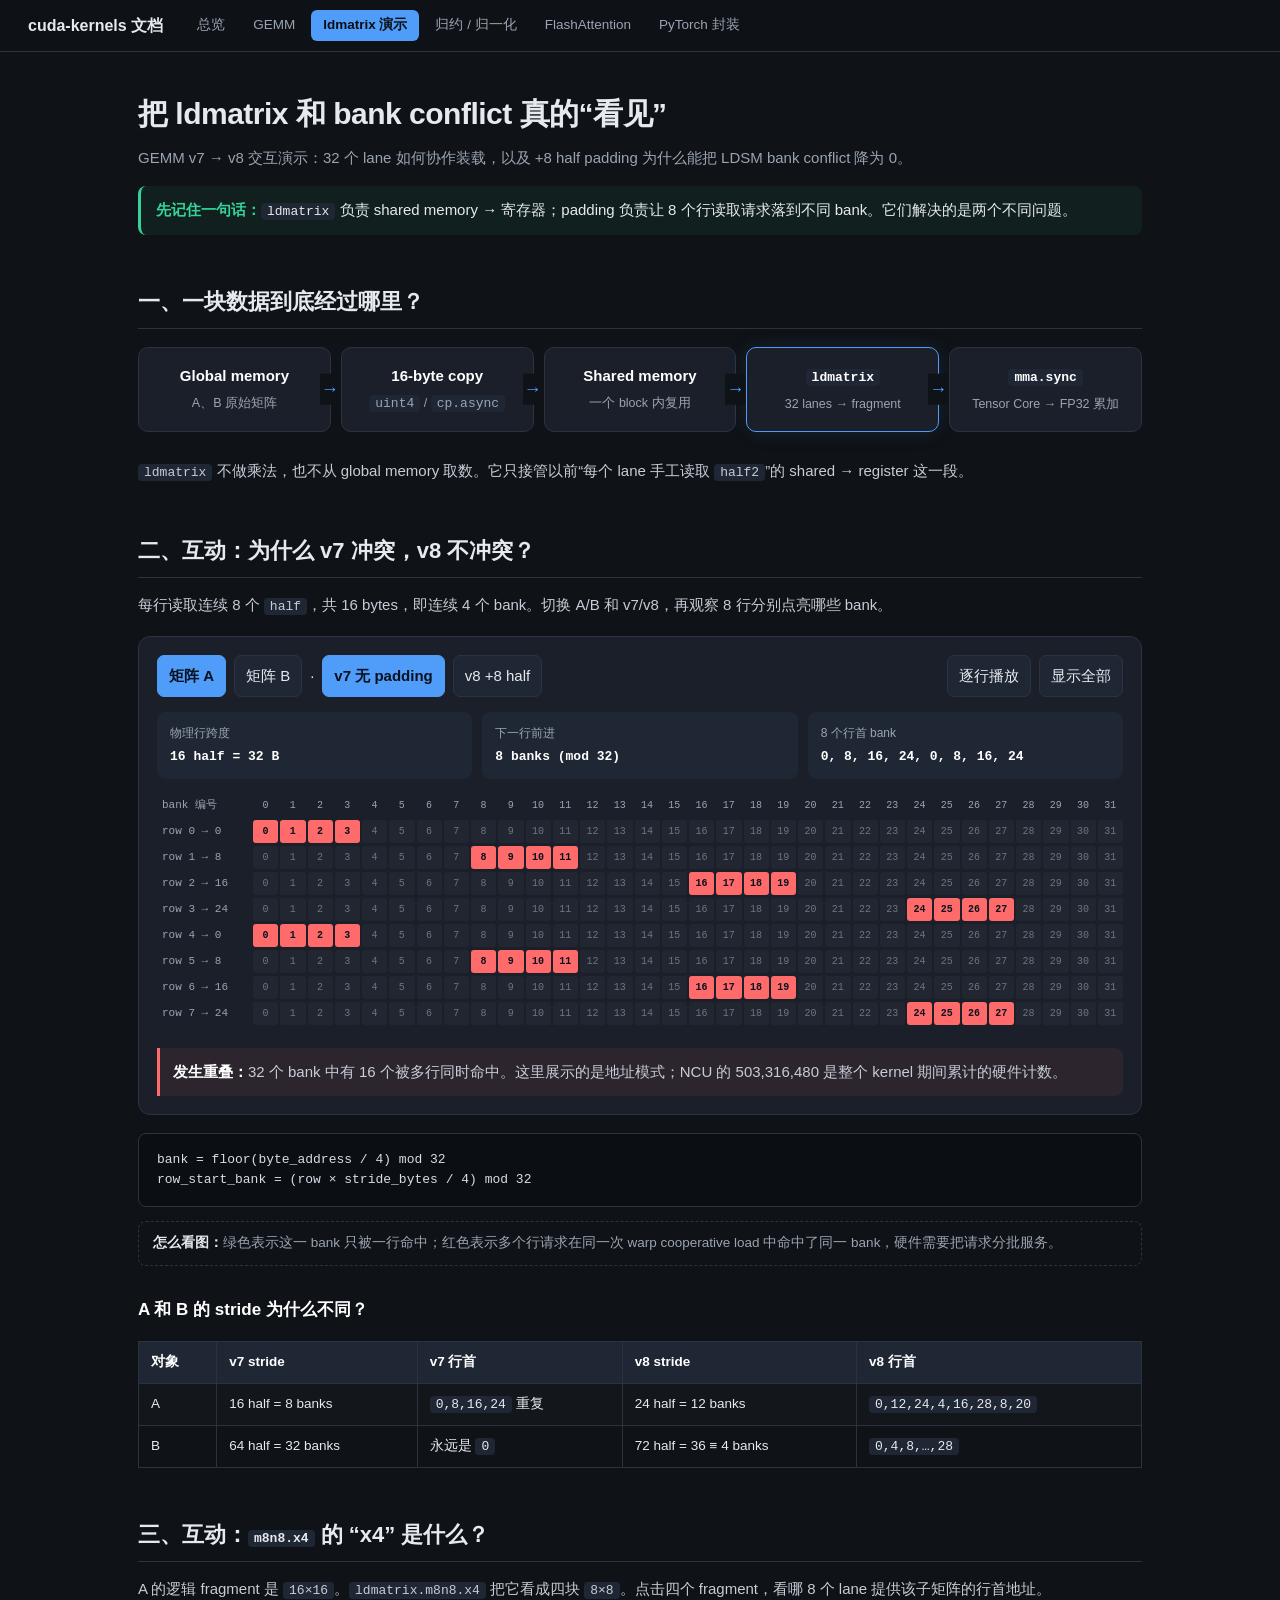
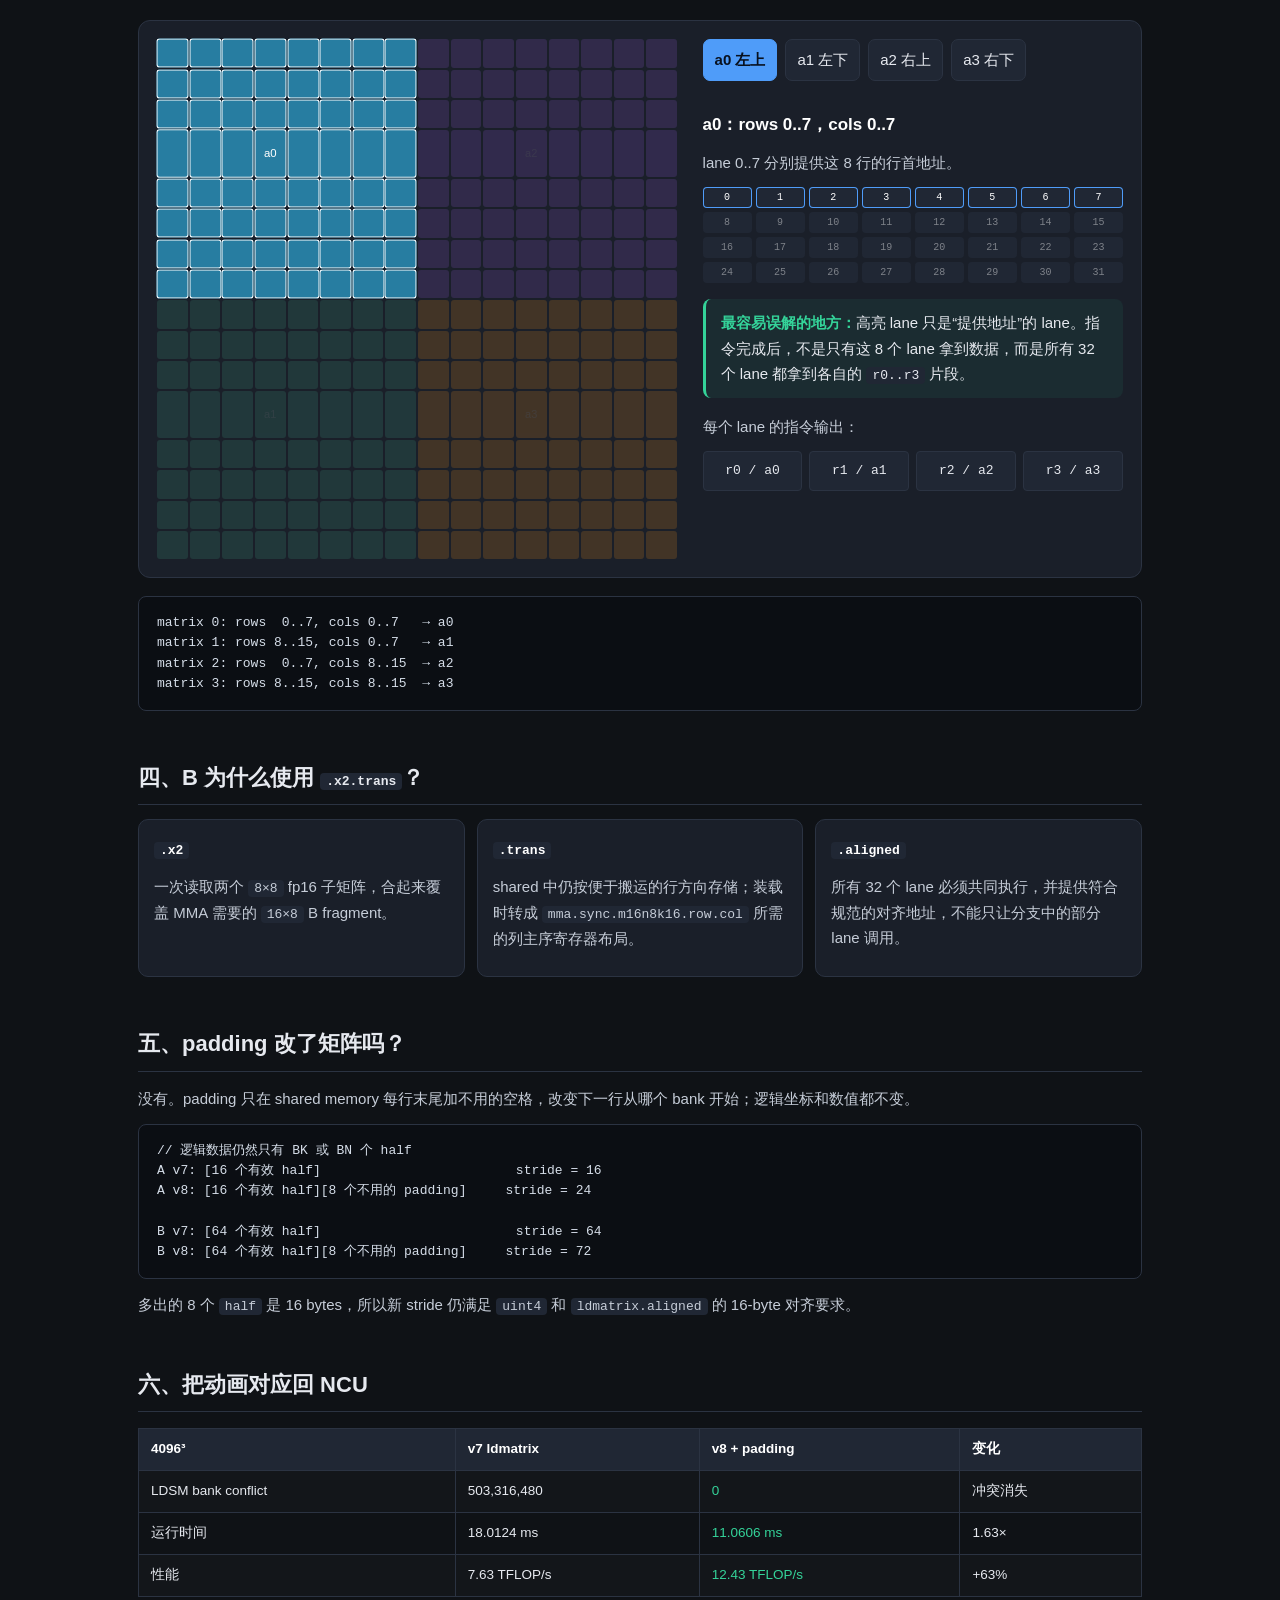
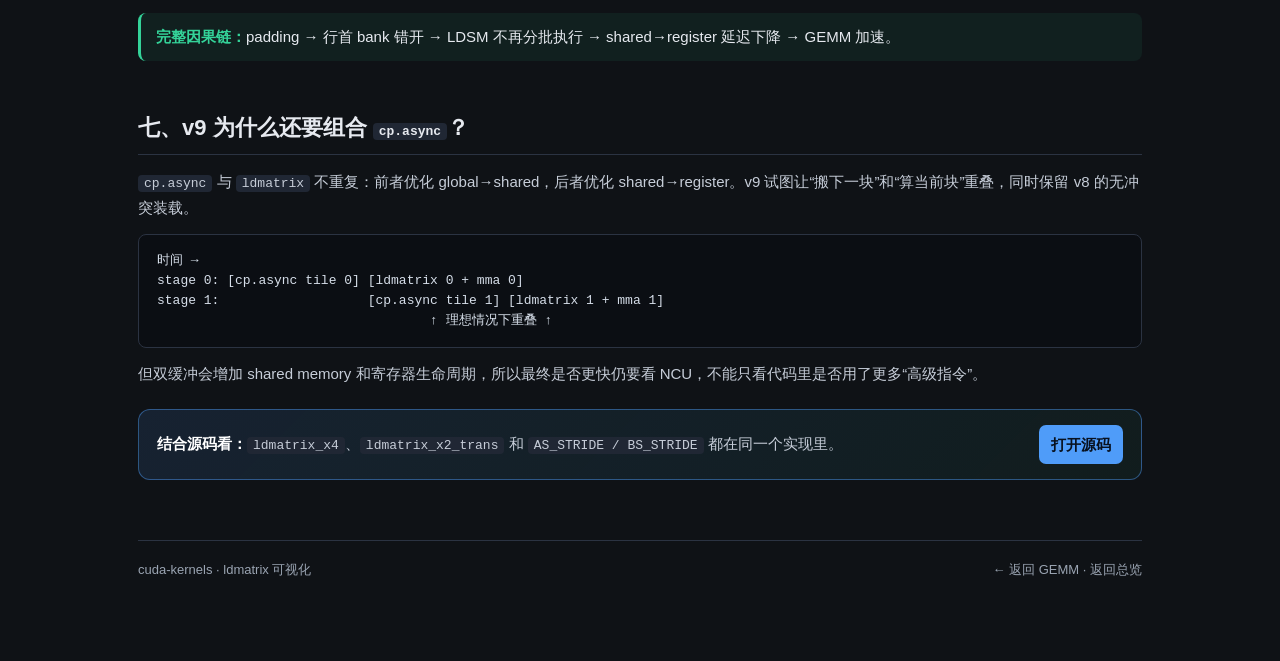
<file: docs/ldmatrix.html>
<!DOCTYPE html>
<html lang="zh-CN">
<head>
<meta charset="UTF-8">
<meta name="viewport" content="width=device-width, initial-scale=1.0">
<title>ldmatrix 与 Bank Conflict 可视化 | cuda-kernels</title>
<link rel="stylesheet" href="assets/style.css">
</head>
<body>

<header class="topbar">
  <span class="brand">cuda-kernels 文档</span>
  <nav>
    <a href="index.html">总览</a>
    <a href="gemm.html">GEMM</a>
    <a href="ldmatrix.html" class="active">ldmatrix 演示</a>
    <a href="normalization.html">归约 / 归一化</a>
    <a href="flashattention.html">FlashAttention</a>
    <a href="torch_ext.html">PyTorch 封装</a>
  </nav>
</header>

<div class="wrap">
  <div class="hero">
    <h1>把 ldmatrix 和 bank conflict 真的“看见”</h1>
    <p class="sub">GEMM v7 → v8 交互演示：32 个 lane 如何协作装载，以及 +8 half padding 为什么能把 LDSM bank conflict 降为 0。</p>
  </div>

  <div class="key-answer"><b>先记住一句话：</b><code>ldmatrix</code> 负责 shared memory → 寄存器；padding 负责让 8 个行读取请求落到不同 bank。它们解决的是两个不同问题。</div>

  <h2>一、一块数据到底经过哪里？</h2>
  <div class="flow-strip">
    <div class="flow-stage"><strong>Global memory</strong><small>A、B 原始矩阵</small></div>
    <div class="flow-stage"><strong>16-byte copy</strong><small><code>uint4</code> / <code>cp.async</code></small></div>
    <div class="flow-stage"><strong>Shared memory</strong><small>一个 block 内复用</small></div>
    <div class="flow-stage key"><strong><code>ldmatrix</code></strong><small>32 lanes → fragment</small></div>
    <div class="flow-stage"><strong><code>mma.sync</code></strong><small>Tensor Core → FP32 累加</small></div>
  </div>
  <p><code>ldmatrix</code> 不做乘法，也不从 global memory 取数。它只接管以前“每个 lane 手工读取 <code>half2</code>”的 shared → register 这一段。</p>

  <h2>二、互动：为什么 v7 冲突，v8 不冲突？</h2>
  <p>每行读取连续 8 个 <code>half</code>，共 16 bytes，即连续 4 个 bank。切换 A/B 和 v7/v8，再观察 8 行分别点亮哪些 bank。</p>

  <div class="demo-panel">
    <div class="demo-toolbar" aria-label="Bank map 控制器">
      <button class="demo-btn active" type="button" data-matrix="A">矩阵 A</button>
      <button class="demo-btn" type="button" data-matrix="B">矩阵 B</button>
      <span aria-hidden="true">·</span>
      <button class="demo-btn active" type="button" data-version="v7">v7 无 padding</button>
      <button class="demo-btn" type="button" data-version="v8">v8 +8 half</button>
      <span class="spacer"></span>
      <button class="demo-btn" id="play-banks" type="button">逐行播放</button>
      <button class="demo-btn" id="show-all-banks" type="button">显示全部</button>
    </div>

    <div class="bank-summary">
      <div class="bank-stat"><span>物理行跨度</span><strong id="stride-value"></strong></div>
      <div class="bank-stat"><span>下一行前进</span><strong id="step-value"></strong></div>
      <div class="bank-stat"><span>8 个行首 bank</span><strong id="starts-value"></strong></div>
    </div>

    <div class="bank-scroll"><div class="bank-map" id="bank-map" aria-live="polite"></div></div>
    <div class="demo-status" id="bank-status"></div>
  </div>

  <pre>bank = floor(byte_address / 4) mod 32
row_start_bank = (row × stride_bytes / 4) mod 32</pre>
  <div class="definition"><b>怎么看图：</b>绿色表示这一 bank 只被一行命中；红色表示多个行请求在同一次 warp cooperative load 中命中了同一 bank，硬件需要把请求分批服务。</div>

  <h3>A 和 B 的 stride 为什么不同？</h3>
  <table>
    <tr><th>对象</th><th>v7 stride</th><th>v7 行首</th><th>v8 stride</th><th>v8 行首</th></tr>
    <tr><td>A</td><td>16 half = 8 banks</td><td><code>0,8,16,24</code> 重复</td><td>24 half = 12 banks</td><td><code>0,12,24,4,16,28,8,20</code></td></tr>
    <tr><td>B</td><td>64 half = 32 banks</td><td>永远是 <code>0</code></td><td>72 half = 36 ≡ 4 banks</td><td><code>0,4,8,…,28</code></td></tr>
  </table>

  <h2>三、互动：<code>m8n8.x4</code> 的 “x4” 是什么？</h2>
  <p>A 的逻辑 fragment 是 <code>16×16</code>。<code>ldmatrix.m8n8.x4</code> 把它看成四块 <code>8×8</code>。点击四个 fragment，看哪 8 个 lane 提供该子矩阵的行首地址。</p>

  <div class="demo-panel fragment-demo">
    <div><div class="fragment-grid" id="fragment-grid" aria-label="A 的 16 乘 16 fragment"></div></div>
    <div>
      <div class="demo-toolbar" aria-label="Fragment 选择器">
        <button class="demo-btn active" type="button" data-quadrant="0">a0 左上</button>
        <button class="demo-btn" type="button" data-quadrant="1">a1 左下</button>
        <button class="demo-btn" type="button" data-quadrant="2">a2 右上</button>
        <button class="demo-btn" type="button" data-quadrant="3">a3 右下</button>
      </div>
      <h3 id="quadrant-title"></h3>
      <p id="quadrant-copy"></p>
      <div class="lane-grid" id="lane-grid" aria-label="Warp 的 32 个 lane"></div>
      <div class="key-answer"><b>最容易误解的地方：</b>高亮 lane 只是“提供地址”的 lane。指令完成后，不是只有这 8 个 lane 拿到数据，而是所有 32 个 lane 都拿到各自的 <code>r0..r3</code> 片段。</div>
      <p>每个 lane 的指令输出：</p>
      <div class="register-result"><code>r0 / a0</code><code>r1 / a1</code><code>r2 / a2</code><code>r3 / a3</code></div>
    </div>
  </div>

  <pre>matrix 0: rows  0..7, cols 0..7   → a0
matrix 1: rows 8..15, cols 0..7   → a1
matrix 2: rows  0..7, cols 8..15  → a2
matrix 3: rows 8..15, cols 8..15  → a3</pre>

  <h2>四、B 为什么使用 <code>.x2.trans</code>？</h2>
  <div class="concept-grid">
    <div class="concept-card">
      <h3><code>.x2</code></h3>
      <p>一次读取两个 <code>8×8</code> fp16 子矩阵，合起来覆盖 MMA 需要的 <code>16×8</code> B fragment。</p>
    </div>
    <div class="concept-card">
      <h3><code>.trans</code></h3>
      <p>shared 中仍按便于搬运的行方向存储；装载时转成 <code>mma.sync.m16n8k16.row.col</code> 所需的列主序寄存器布局。</p>
    </div>
    <div class="concept-card">
      <h3><code>.aligned</code></h3>
      <p>所有 32 个 lane 必须共同执行，并提供符合规范的对齐地址，不能只让分支中的部分 lane 调用。</p>
    </div>
  </div>

  <h2>五、padding 改了矩阵吗？</h2>
  <p>没有。padding 只在 shared memory 每行末尾加不用的空格，改变下一行从哪个 bank 开始；逻辑坐标和数值都不变。</p>
  <pre>// 逻辑数据仍然只有 BK 或 BN 个 half
A v7: [16 个有效 half]                         stride = 16
A v8: [16 个有效 half][8 个不用的 padding]     stride = 24

B v7: [64 个有效 half]                         stride = 64
B v8: [64 个有效 half][8 个不用的 padding]     stride = 72</pre>
  <p>多出的 8 个 <code>half</code> 是 16 bytes，所以新 stride 仍满足 <code>uint4</code> 和 <code>ldmatrix.aligned</code> 的 16-byte 对齐要求。</p>

  <h2>六、把动画对应回 NCU</h2>
  <table>
    <tr><th>4096³</th><th>v7 ldmatrix</th><th>v8 + padding</th><th>变化</th></tr>
    <tr><td>LDSM bank conflict</td><td>503,316,480</td><td class="good">0</td><td>冲突消失</td></tr>
    <tr><td>运行时间</td><td>18.0124 ms</td><td class="good">11.0606 ms</td><td>1.63×</td></tr>
    <tr><td>性能</td><td>7.63 TFLOP/s</td><td class="good">12.43 TFLOP/s</td><td>+63%</td></tr>
  </table>
  <div class="key-answer"><b>完整因果链：</b>padding → 行首 bank 错开 → LDSM 不再分批执行 → shared→register 延迟下降 → GEMM 加速。</div>

  <h2>七、v9 为什么还要组合 <code>cp.async</code>？</h2>
  <p><code>cp.async</code> 与 <code>ldmatrix</code> 不重复：前者优化 global→shared，后者优化 shared→register。v9 试图让“搬下一块”和“算当前块”重叠，同时保留 v8 的无冲突装载。</p>
  <pre>时间 →
stage 0: [cp.async tile 0] [ldmatrix 0 + mma 0]
stage 1:                   [cp.async tile 1] [ldmatrix 1 + mma 1]
                                   ↑ 理想情况下重叠 ↑</pre>
  <p>但双缓冲会增加 shared memory 和寄存器生命周期，所以最终是否更快仍要看 NCU，不能只看代码里是否用了更多“高级指令”。</p>

  <div class="demo-callout">
    <p><strong>结合源码看：</strong><code>ldmatrix_x4</code>、<code>ldmatrix_x2_trans</code> 和 <code>AS_STRIDE / BS_STRIDE</code> 都在同一个实现里。</p>
    <a class="demo-link" href="../torch_ext/csrc/gemm_mma_cuda.cu">打开源码</a>
  </div>

  <div class="footer">
    <span>cuda-kernels · ldmatrix 可视化</span>
    <span><a href="gemm.html">← 返回 GEMM</a> · <a href="index.html">返回总览</a></span>
  </div>
</div>

<script>
(() => {
  const state = { matrix: 'A', version: 'v7', visibleRows: 8, timer: null, quadrant: 0 };
  const strides = { A: { v7: 16, v8: 24 }, B: { v7: 64, v8: 72 } };
  const bankMap = document.querySelector('#bank-map');

  function stopPlayback() {
    if (state.timer !== null) window.clearInterval(state.timer);
    state.timer = null;
    document.querySelector('#play-banks').textContent = '逐行播放';
  }

  function getBankData() {
    const strideHalf = strides[state.matrix][state.version];
    const strideBytes = strideHalf * 2;
    const step = (strideBytes / 4) % 32;
    const starts = Array.from({ length: 8 }, (_, row) => (row * step) % 32);
    const hits = starts.map(start => Array.from({ length: 4 }, (_, offset) => (start + offset) % 32));
    const counts = Array(32).fill(0);
    hits.forEach(row => row.forEach(bank => { counts[bank] += 1; }));
    return { strideHalf, strideBytes, step, starts, hits, counts };
  }

  function makeBankCell(bank, className = '') {
    const cell = document.createElement('span');
    cell.className = `bank-cell ${className}`.trim();
    cell.textContent = bank;
    return cell;
  }

  function renderBanks() {
    const data = getBankData();
    document.querySelector('#stride-value').textContent = `${data.strideHalf} half = ${data.strideBytes} B`;
    document.querySelector('#step-value').textContent = `${data.step} banks (mod 32)`;
    document.querySelector('#starts-value').textContent = data.starts.join(', ');
    bankMap.replaceChildren();

    const header = document.createElement('div');
    header.className = 'bank-row bank-head';
    const headerLabel = document.createElement('span');
    headerLabel.className = 'bank-label';
    headerLabel.textContent = 'bank 编号';
    header.appendChild(headerLabel);
    for (let bank = 0; bank < 32; bank += 1) header.appendChild(makeBankCell(bank));
    bankMap.appendChild(header);

    data.hits.forEach((rowHits, row) => {
      const line = document.createElement('div');
      const pending = row >= state.visibleRows;
      const current = state.visibleRows < 8 && row === state.visibleRows - 1;
      line.className = `bank-row${pending ? ' pending' : ''}${current ? ' current' : ''}`;
      const label = document.createElement('span');
      label.className = 'bank-label';
      label.textContent = `row ${row} → ${data.starts[row]}`;
      line.appendChild(label);
      for (let bank = 0; bank < 32; bank += 1) {
        const hit = rowHits.includes(bank);
        const cellClass = hit ? `hit ${data.counts[bank] > 1 ? 'conflict' : 'clear'}` : '';
        line.appendChild(makeBankCell(bank, cellClass));
      }
      bankMap.appendChild(line);
    });

    const conflictCount = data.counts.filter(count => count > 1).length;
    const status = document.querySelector('#bank-status');
    if (conflictCount > 0) {
      status.className = 'demo-status bad';
      status.innerHTML = `<strong>发生重叠：</strong>32 个 bank 中有 ${conflictCount} 个被多行同时命中。这里展示的是地址模式；NCU 的 503,316,480 是整个 kernel 期间累计的硬件计数。`;
    } else {
      status.className = 'demo-status good';
      status.innerHTML = '<strong>没有重叠：</strong>8 行 × 每行 4 banks = 32 banks，恰好把所有 bank 各覆盖一次。';
    }

    document.querySelectorAll('[data-matrix]').forEach(button => button.classList.toggle('active', button.dataset.matrix === state.matrix));
    document.querySelectorAll('[data-version]').forEach(button => button.classList.toggle('active', button.dataset.version === state.version));
  }

  document.querySelectorAll('[data-matrix]').forEach(button => {
    button.addEventListener('click', () => {
      stopPlayback(); state.matrix = button.dataset.matrix; state.visibleRows = 8; renderBanks();
    });
  });
  document.querySelectorAll('[data-version]').forEach(button => {
    button.addEventListener('click', () => {
      stopPlayback(); state.version = button.dataset.version; state.visibleRows = 8; renderBanks();
    });
  });
  document.querySelector('#play-banks').addEventListener('click', () => {
    stopPlayback(); state.visibleRows = 0; renderBanks();
    document.querySelector('#play-banks').textContent = '播放中…';
    state.timer = window.setInterval(() => {
      state.visibleRows += 1; renderBanks();
      if (state.visibleRows >= 8) stopPlayback();
    }, 430);
  });
  document.querySelector('#show-all-banks').addEventListener('click', () => {
    stopPlayback(); state.visibleRows = 8; renderBanks();
  });

  const quadrants = [
    { name: 'a0', rows: '0..7', cols: '0..7', lanes: '0..7' },
    { name: 'a1', rows: '8..15', cols: '0..7', lanes: '8..15' },
    { name: 'a2', rows: '0..7', cols: '8..15', lanes: '16..23' },
    { name: 'a3', rows: '8..15', cols: '8..15', lanes: '24..31' }
  ];
  const quadrantFor = (row, col) => (row >= 8 ? 1 : 0) + (col >= 8 ? 2 : 0);

  function renderFragment() {
    const grid = document.querySelector('#fragment-grid');
    const laneGrid = document.querySelector('#lane-grid');
    const current = quadrants[state.quadrant];
    grid.replaceChildren(); laneGrid.replaceChildren();
    for (let row = 0; row < 16; row += 1) {
      for (let col = 0; col < 16; col += 1) {
        const quadrant = quadrantFor(row, col);
        const cell = document.createElement('span');
        cell.className = `fragment-cell q${quadrant} ${quadrant === state.quadrant ? 'focus' : 'dim'}`;
        if (row % 8 === 3 && col % 8 === 3) cell.textContent = quadrants[quadrant].name;
        grid.appendChild(cell);
      }
    }
    for (let lane = 0; lane < 32; lane += 1) {
      const cell = document.createElement('span');
      cell.className = `lane-cell${Math.floor(lane / 8) === state.quadrant ? ' focus' : ''}`;
      cell.textContent = lane;
      laneGrid.appendChild(cell);
    }
    document.querySelector('#quadrant-title').textContent = `${current.name}：rows ${current.rows}，cols ${current.cols}`;
    document.querySelector('#quadrant-copy').textContent = `lane ${current.lanes} 分别提供这 8 行的行首地址。`;
    document.querySelectorAll('[data-quadrant]').forEach(button => button.classList.toggle('active', Number(button.dataset.quadrant) === state.quadrant));
  }

  document.querySelectorAll('[data-quadrant]').forEach(button => {
    button.addEventListener('click', () => { state.quadrant = Number(button.dataset.quadrant); renderFragment(); });
  });

  renderBanks();
  renderFragment();
})();
</script>
</body>
</html>
</file>
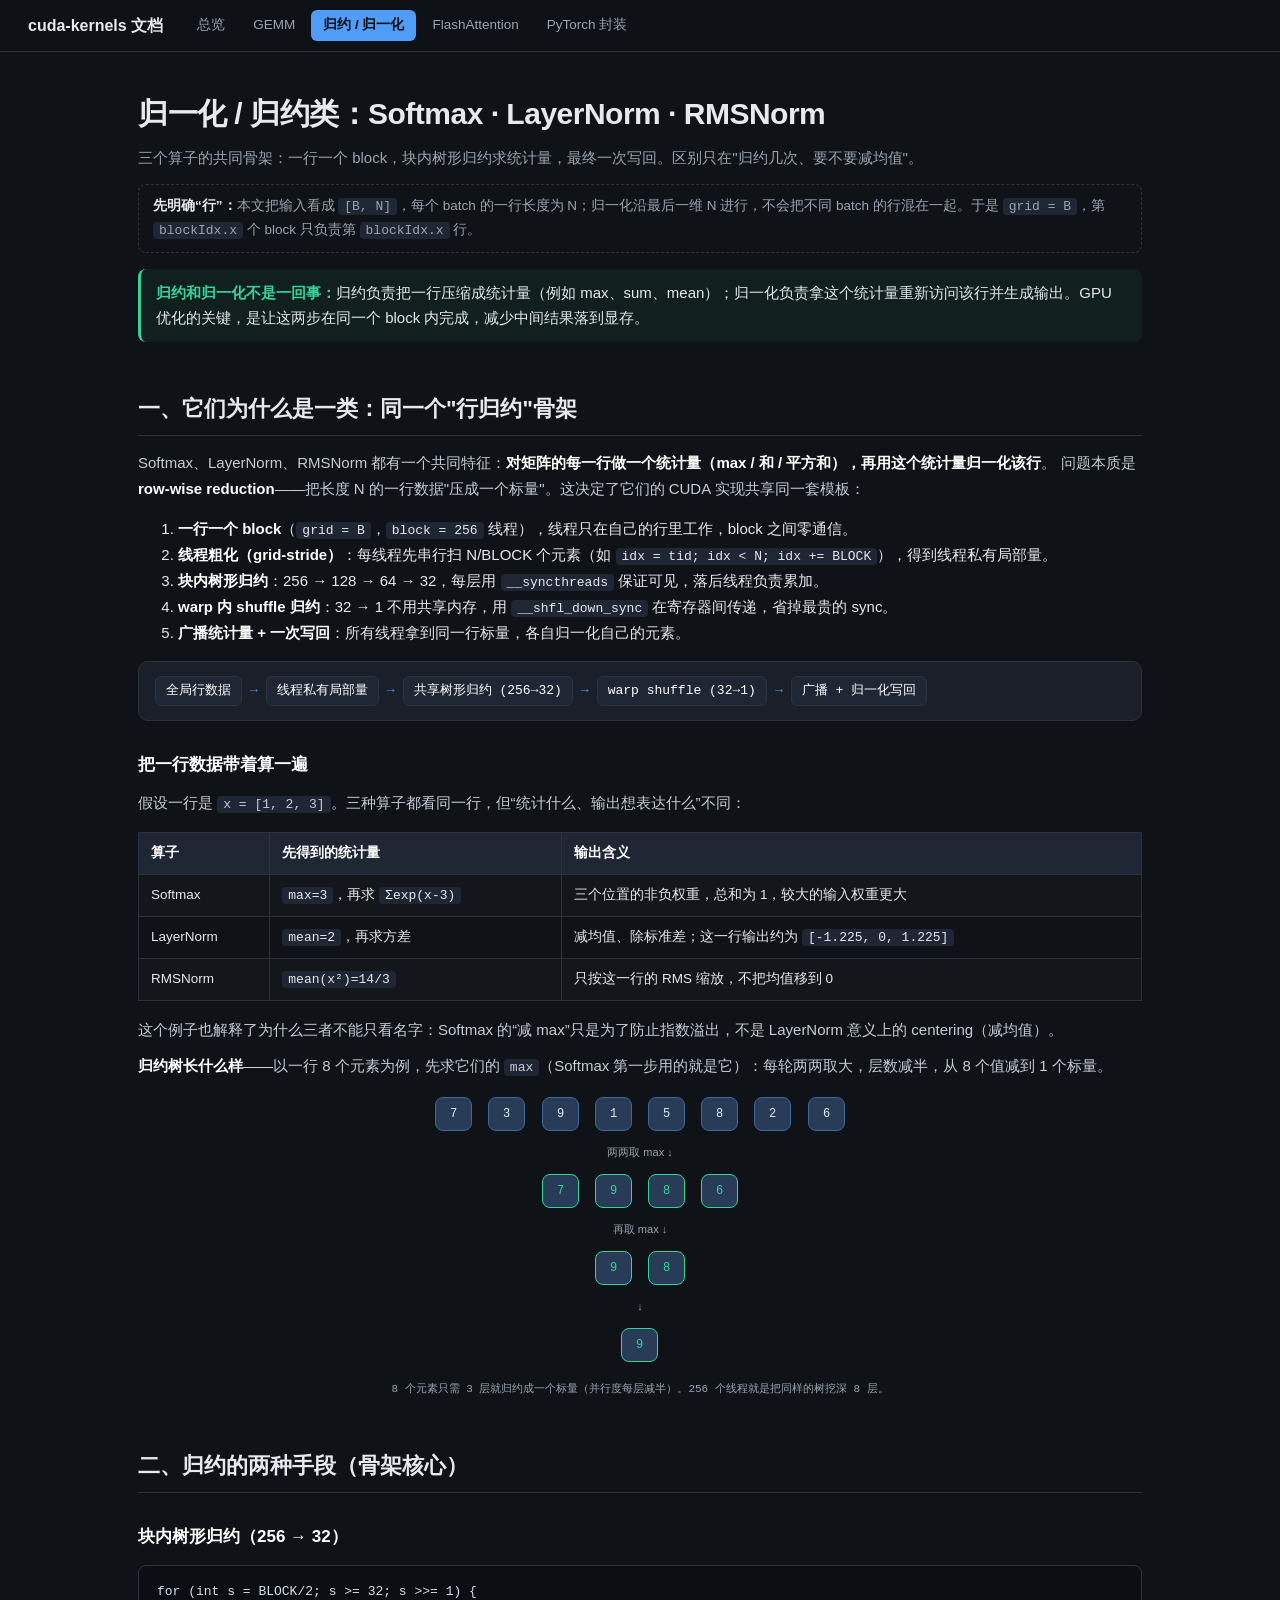
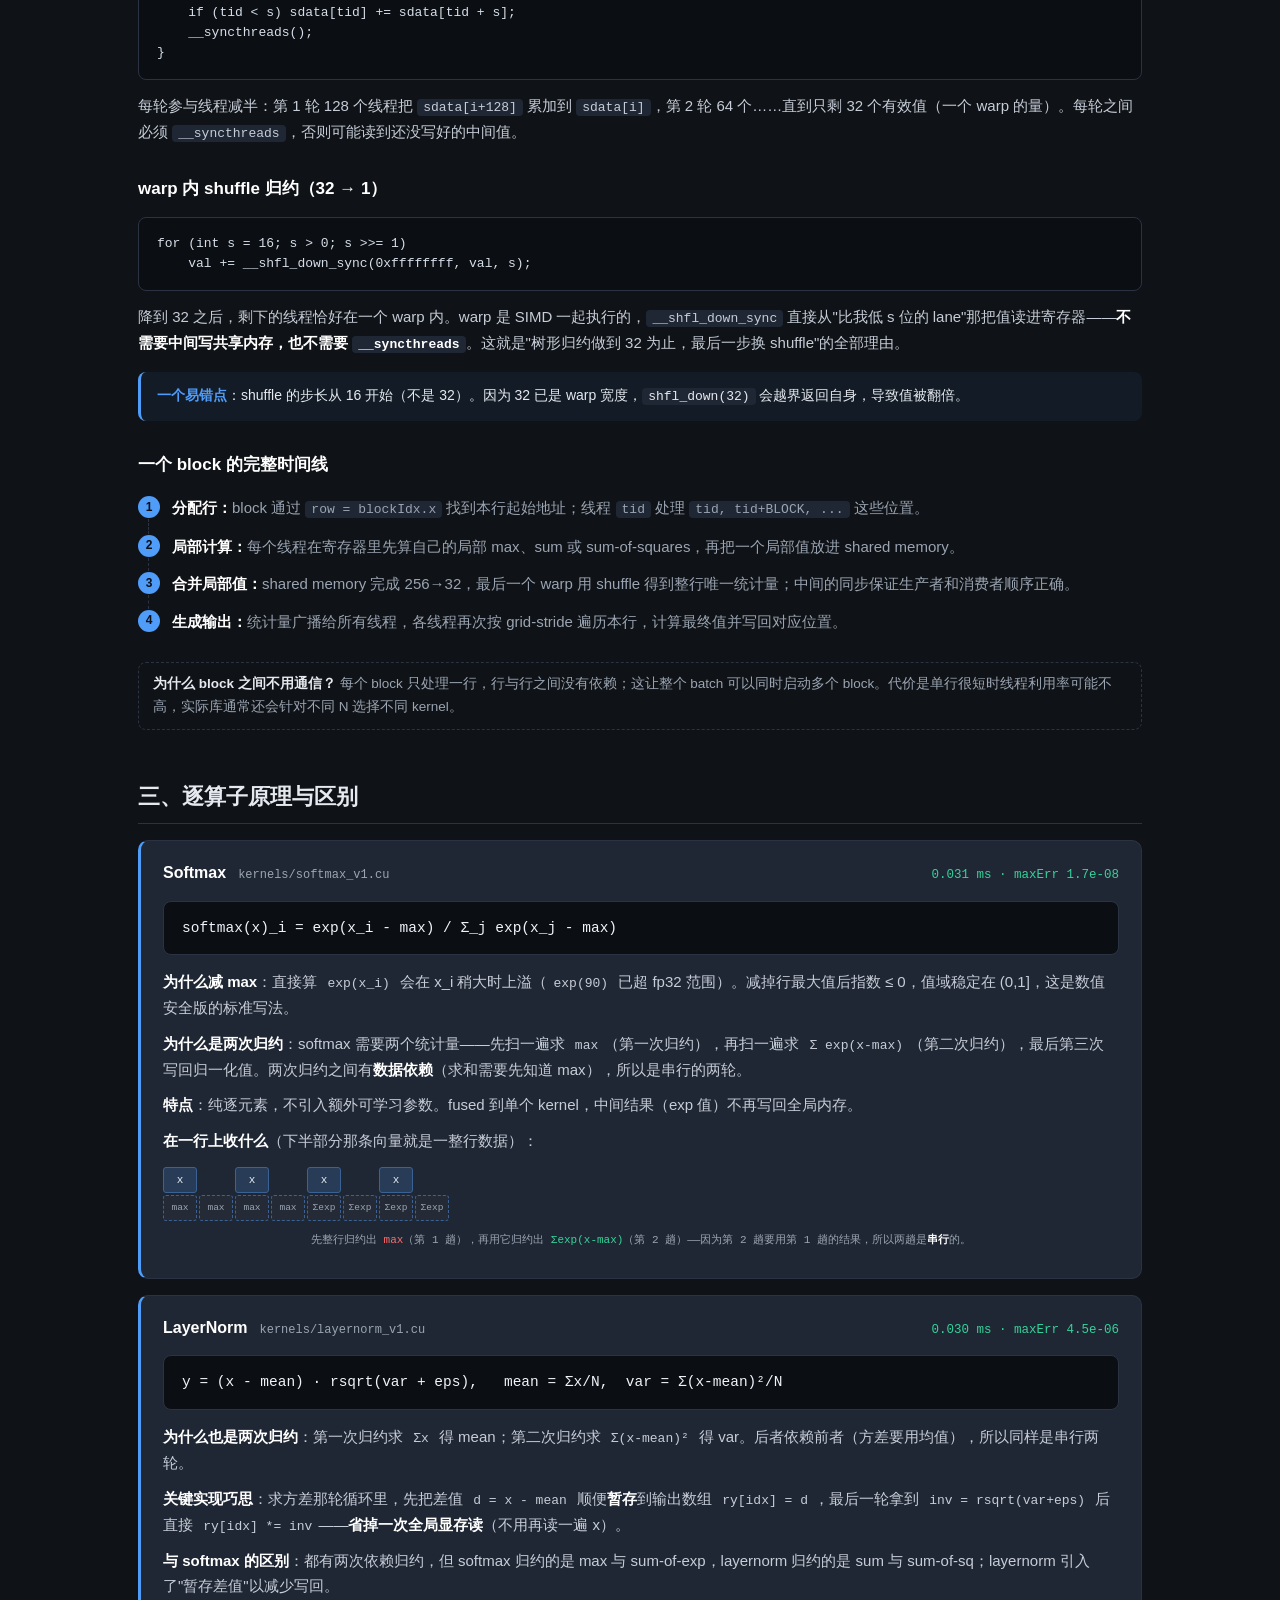
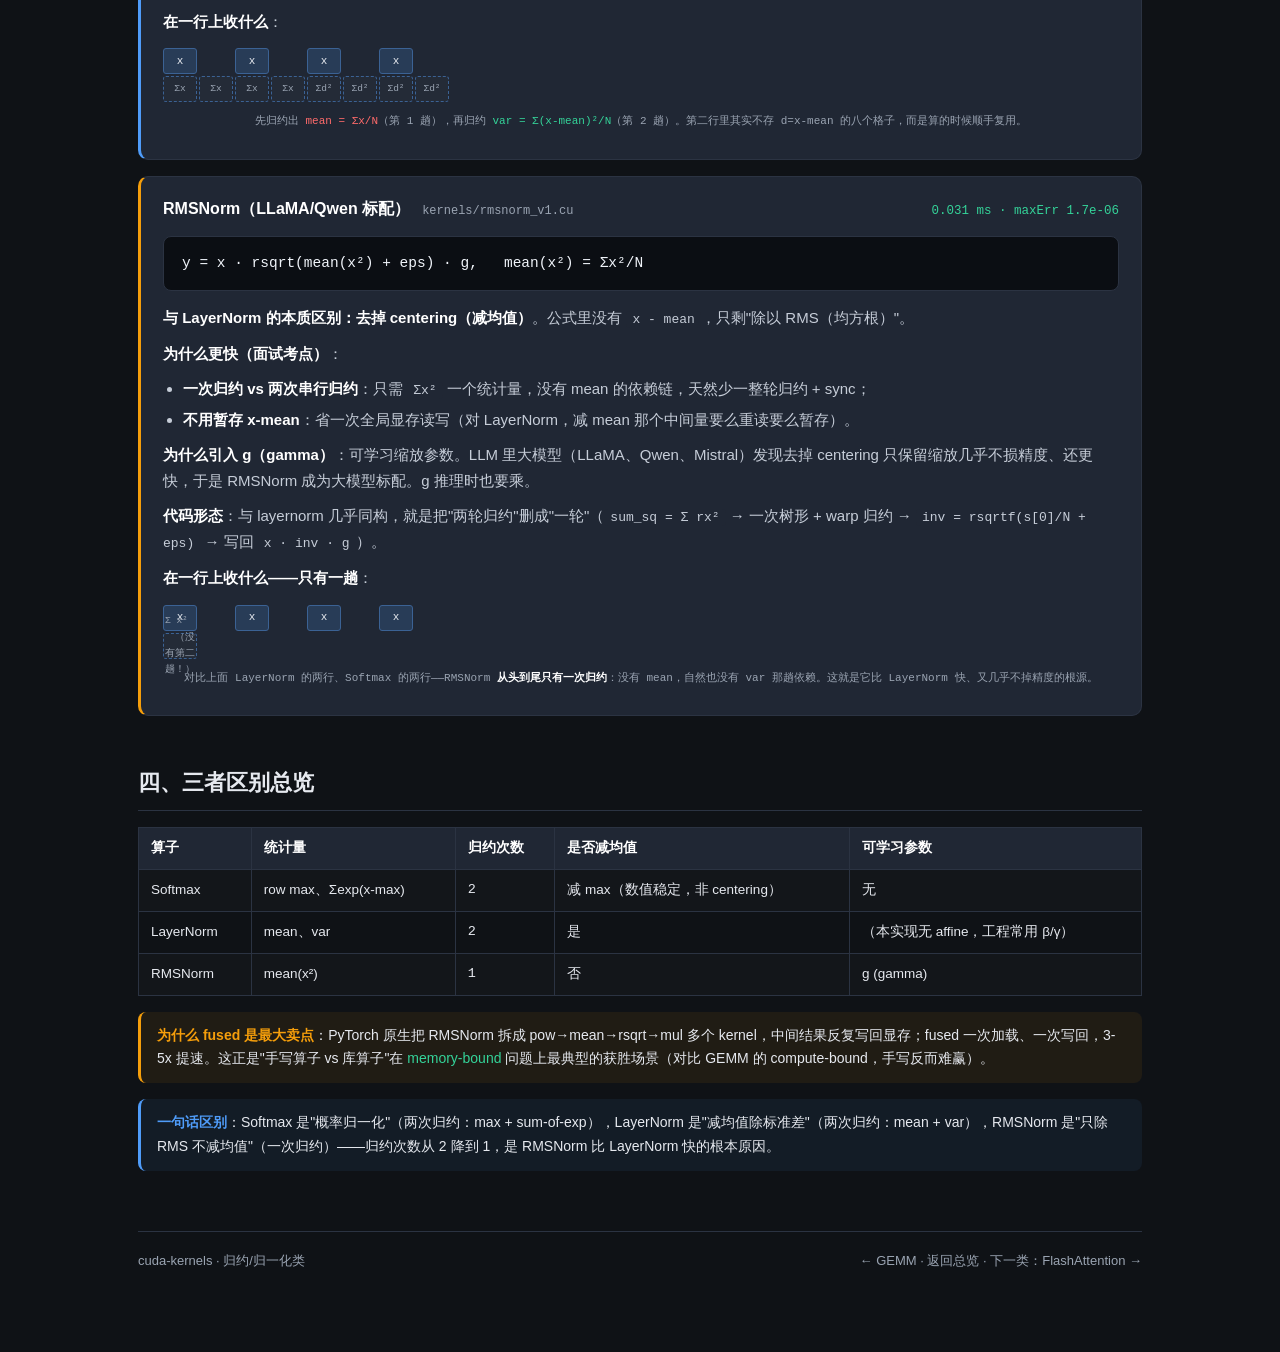
<file: docs/normalization.html>
<!DOCTYPE html>
<html lang="zh-CN">
<head>
<meta charset="UTF-8">
<meta name="viewport" content="width=device-width, initial-scale=1.0">
<title>归一化 / 归约：Softmax · LayerNorm · RMSNorm | cuda-kernels</title>
<link rel="stylesheet" href="assets/style.css">
</head>
<body>

<header class="topbar">
  <span class="brand">cuda-kernels 文档</span>
  <nav>
    <a href="index.html">总览</a>
    <a href="gemm.html">GEMM</a>
    <a href="normalization.html" class="active">归约 / 归一化</a>
    <a href="flashattention.html">FlashAttention</a>
    <a href="torch_ext.html">PyTorch 封装</a>
  </nav>
</header>

<div class="wrap">

  <div class="hero">
    <h1>归一化 / 归约类：Softmax · LayerNorm · RMSNorm</h1>
    <p class="sub">三个算子的共同骨架：一行一个 block，块内树形归约求统计量，最终一次写回。区别只在"归约几次、要不要减均值"。</p>
  </div>

  <div class="definition"><b>先明确“行”：</b>本文把输入看成 <code>[B, N]</code>，每个 batch 的一行长度为 N；归一化沿最后一维 N 进行，不会把不同 batch 的行混在一起。于是 <code>grid = B</code>，第 <code>blockIdx.x</code> 个 block 只负责第 <code>blockIdx.x</code> 行。</div>
  <div class="key-answer"><b>归约和归一化不是一回事：</b>归约负责把一行压缩成统计量（例如 max、sum、mean）；归一化负责拿这个统计量重新访问该行并生成输出。GPU 优化的关键，是让这两步在同一个 block 内完成，减少中间结果落到显存。</div>

  <h2>一、它们为什么是一类：同一个"行归约"骨架</h2>
  <p>Softmax、LayerNorm、RMSNorm 都有一个共同特征：<strong>对矩阵的每一行做一个统计量（max / 和 / 平方和），再用这个统计量归一化该行</strong>。
  问题本质是 <strong>row-wise reduction</strong>——把长度 N 的一行数据"压成一个标量"。这决定了它们的 CUDA 实现共享同一套模板：</p>
  <ol>
    <li><strong>一行一个 block</strong>（<code>grid = B</code>，<code>block = 256</code> 线程），线程只在自己的行里工作，block 之间零通信。</li>
    <li><strong>线程粗化（grid-stride）</strong>：每线程先串行扫 N/BLOCK 个元素（如 <code>idx = tid; idx &lt; N; idx += BLOCK</code>），得到线程私有局部量。</li>
    <li><strong>块内树形归约</strong>：256 → 128 → 64 → 32，每层用 <code>__syncthreads</code> 保证可见，落后线程负责累加。</li>
    <li><strong>warp 内 shuffle 归约</strong>：32 → 1 不用共享内存，用 <code>__shfl_down_sync</code> 在寄存器间传递，省掉最贵的 sync。</li>
    <li><strong>广播统计量 + 一次写回</strong>：所有线程拿到同一行标量，各自归一化自己的元素。</li>
  </ol>

  <div class="flow">
    <span class="node">全局行数据</span><span class="arrow">→</span>
    <span class="node">线程私有局部量</span><span class="arrow">→</span>
    <span class="node">共享树形归约 (256→32)</span><span class="arrow">→</span>
    <span class="node">warp shuffle (32→1)</span><span class="arrow">→</span>
    <span class="node">广播 + 归一化写回</span>
  </div>

  <h3>把一行数据带着算一遍</h3>
  <p>假设一行是 <code>x = [1, 2, 3]</code>。三种算子都看同一行，但“统计什么、输出想表达什么”不同：</p>
  <table>
    <tr><th>算子</th><th>先得到的统计量</th><th>输出含义</th></tr>
    <tr><td>Softmax</td><td><code>max=3</code>，再求 <code>Σexp(x-3)</code></td><td>三个位置的非负权重，总和为 1，较大的输入权重更大</td></tr>
    <tr><td>LayerNorm</td><td><code>mean=2</code>，再求方差</td><td>减均值、除标准差；这一行输出约为 <code>[-1.225, 0, 1.225]</code></td></tr>
    <tr><td>RMSNorm</td><td><code>mean(x²)=14/3</code></td><td>只按这一行的 RMS 缩放，不把均值移到 0</td></tr>
  </table>
  <p>这个例子也解释了为什么三者不能只看名字：Softmax 的“减 max”只是为了防止指数溢出，不是 LayerNorm 意义上的 centering（减均值）。</p>

  <p><strong>归约树长什么样</strong>——以一行 8 个元素为例，先求它们的 <code>max</code>（Softmax 第一步用的就是它）：每轮两两取大，层数减半，从 8 个值减到 1 个标量。</p>
  <div class="tree">
    <div class="lvl">
      <span class="node step1">7</span>
      <span class="node step1">3</span>
      <span class="node step1">9</span>
      <span class="node step1">1</span>
      <span class="node step1">5</span>
      <span class="node step1">8</span>
      <span class="node step1">2</span>
      <span class="node step1">6</span>
    </div>
    <span class="branch">两两取 max ↓</span>
    <div class="lvl">
      <span class="node step2 done">7</span>
      <span class="node step2 done">9</span>
      <span class="node step2 done">8</span>
      <span class="node step2 done">6</span>
    </div>
    <span class="branch">再取 max ↓</span>
    <div class="lvl">
      <span class="node step3 done">9</span>
      <span class="node step3 done">8</span>
    </div>
    <span class="branch">↓</span>
    <div class="lvl"><span class="node step4 done">9</span></div>
  </div>
  <p class="mx-cap">8 个元素只需 3 层就归约成一个标量（并行度每层减半）。256 个线程就是把同样的树挖深 8 层。</p>

  <h2>二、归约的两种手段（骨架核心）</h2>
  <h3>块内树形归约（256 → 32）</h3>
  <pre>for (int s = BLOCK/2; s >= 32; s >>= 1) {
    if (tid < s) sdata[tid] += sdata[tid + s];
    __syncthreads();
}</pre>
  <p>每轮参与线程减半：第 1 轮 128 个线程把 <code>sdata[i+128]</code> 累加到 <code>sdata[i]</code>，第 2 轮 64 个……直到只剩 32 个有效值（一个 warp 的量）。每轮之间必须 <code>__syncthreads</code>，否则可能读到还没写好的中间值。</p>

  <h3>warp 内 shuffle 归约（32 → 1）</h3>
  <pre>for (int s = 16; s > 0; s >>= 1)
    val += __shfl_down_sync(0xffffffff, val, s);</pre>
  <p>降到 32 之后，剩下的线程恰好在一个 warp 内。warp 是 SIMD 一起执行的，<code>__shfl_down_sync</code> 直接从"比我低 s 位的 lane"那把值读进寄存器——<strong>不需要中间写共享内存，也不需要 <code>__syncthreads</code></strong>。这就是"树形归约做到 32 为止，最后一步换 shuffle"的全部理由。</p>
  <div class="note"><b>一个易错点</b>：shuffle 的步长从 16 开始（不是 32）。因为 32 已是 warp 宽度，<code>shfl_down(32)</code> 会越界返回自身，导致值被翻倍。</div>

  <h3>一个 block 的完整时间线</h3>
  <div class="steps">
    <div class="step"><b>分配行：</b>block 通过 <code>row = blockIdx.x</code> 找到本行起始地址；线程 <code>tid</code> 处理 <code>tid, tid+BLOCK, ...</code> 这些位置。</div>
    <div class="step"><b>局部计算：</b>每个线程在寄存器里先算自己的局部 max、sum 或 sum-of-squares，再把一个局部值放进 shared memory。</div>
    <div class="step"><b>合并局部值：</b>shared memory 完成 256→32，最后一个 warp 用 shuffle 得到整行唯一统计量；中间的同步保证生产者和消费者顺序正确。</div>
    <div class="step"><b>生成输出：</b>统计量广播给所有线程，各线程再次按 grid-stride 遍历本行，计算最终值并写回对应位置。</div>
  </div>
  <p class="definition"><b>为什么 block 之间不用通信？</b> 每个 block 只处理一行，行与行之间没有依赖；这让整个 batch 可以同时启动多个 block。代价是单行很短时线程利用率可能不高，实际库通常还会针对不同 N 选择不同 kernel。</p>

  <h2>三、逐算子原理与区别</h2>

  <div class="op">
    <div class="op-head">
      <span class="op-title">Softmax</span>
      <span class="op-file">kernels/softmax_v1.cu</span>
      <span class="op-perf">0.031 ms · maxErr 1.7e-08</span>
    </div>
    <div class="formula">softmax(x)_i = exp(x_i - max) / Σ_j exp(x_j - max)</div>
    <p><strong>为什么减 max</strong>：直接算 <code>exp(x_i)</code> 会在 x_i 稍大时上溢（<code>exp(90)</code> 已超 fp32 范围）。减掉行最大值后指数 ≤ 0，值域稳定在 (0,1]，这是数值安全版的标准写法。</p>
    <p><strong>为什么是两次归约</strong>：softmax 需要两个统计量——先扫一遍求 <code>max</code>（第一次归约），再扫一遍求 <code>Σ exp(x-max)</code>（第二次归约），最后第三次写回归一化值。两次归约之间有<strong>数据依赖</strong>（求和需要先知道 max），所以是串行的两轮。</p>
    <p><strong>特点</strong>：纯逐元素，不引入额外可学习参数。fused 到单个 kernel，中间结果（exp 值）不再写回全局内存。</p>
    <p><strong>在一行上收什么</strong>（下半部分那条向量就是一整行数据）：</p>
    <table class="mx" style="grid-template-columns: repeat(8, 34px);">
      <tr><td class="mx-cell mx-c-a mut" colspan="2">x</td><td class="mx-cell mx-c-a mut" colspan="2">x</td><td class="mx-cell mx-c-a mut" colspan="2">x</td><td class="mx-cell mx-c-a mut" colspan="2">x</td></tr>
      <tr><td class="mx-cell mx-c-hot sub">max</td><td class="mx-cell mx-c-hot sub">max</td><td class="mx-cell mx-c-hot sub">max</td><td class="mx-cell mx-c-hot sub">max</td><td class="mx-cell mx-c-b sub">Σexp</td><td class="mx-cell mx-c-b sub">Σexp</td><td class="mx-cell mx-c-b sub">Σexp</td><td class="mx-cell mx-c-b sub">Σexp</td></tr>
    </table>
    <p class="mx-cap">先整行归约出 <span style="color:#ff6b6b">max</span>（第 1 趟），再用它归约出 <span style="color:var(--accent-2)">Σexp(x-max)</span>（第 2 趟）——因为第 2 趟要用第 1 趟的结果，所以两趟是<strong>串行</strong>的。</p>
  </div>

  <div class="op">
    <div class="op-head">
      <span class="op-title">LayerNorm</span>
      <span class="op-file">kernels/layernorm_v1.cu</span>
      <span class="op-perf">0.030 ms · maxErr 4.5e-06</span>
    </div>
    <div class="formula">y = (x - mean) · rsqrt(var + eps),   mean = Σx/N,  var = Σ(x-mean)²/N</div>
    <p><strong>为什么也是两次归约</strong>：第一次归约求 <code>Σx</code> 得 mean；第二次归约求 <code>Σ(x-mean)²</code> 得 var。后者依赖前者（方差要用均值），所以同样是串行两轮。</p>
    <p><strong>关键实现巧思</strong>：求方差那轮循环里，先把差值 <code>d = x - mean</code> 顺便<strong>暂存</strong>到输出数组 <code>ry[idx] = d</code>，最后一轮拿到 <code>inv = rsqrt(var+eps)</code> 后直接 <code>ry[idx] *= inv</code>——<strong>省掉一次全局显存读</strong>（不用再读一遍 x）。</p>
    <p><strong>与 softmax 的区别</strong>：都有两次依赖归约，但 softmax 归约的是 max 与 sum-of-exp，layernorm 归约的是 sum 与 sum-of-sq；layernorm 引入了"暂存差值"以减少写回。</p>
    <p><strong>在一行上收什么</strong>：</p>
    <table class="mx" style="grid-template-columns: repeat(8, 34px);">
      <tr><td class="mx-cell mx-c-a mut" colspan="2">x</td><td class="mx-cell mx-c-a mut" colspan="2">x</td><td class="mx-cell mx-c-a mut" colspan="2">x</td><td class="mx-cell mx-c-a mut" colspan="2">x</td></tr>
      <tr><td class="mx-cell mx-c-hot sub">Σx</td><td class="mx-cell mx-c-hot sub">Σx</td><td class="mx-cell mx-c-hot sub">Σx</td><td class="mx-cell mx-c-hot sub">Σx</td><td class="mx-cell mx-c-b sub">Σd²</td><td class="mx-cell mx-c-b sub">Σd²</td><td class="mx-cell mx-c-b sub">Σd²</td><td class="mx-cell mx-c-b sub">Σd²</td></tr>
    </table>
    <p class="mx-cap">先归约出 <span style="color:#ff6b6b">mean = Σx/N</span>（第 1 趟），再归约 <span style="color:var(--accent-2)">var = Σ(x-mean)²/N</span>（第 2 趟）。第二行里其实不存 d=x-mean 的八个格子，而是算的时候顺手复用。</p>
  </div>

  <div class="op v-highlight">
    <div class="op-head">
      <span class="op-title">RMSNorm（LLaMA/Qwen 标配）</span>
      <span class="op-file">kernels/rmsnorm_v1.cu</span>
      <span class="op-perf">0.031 ms · maxErr 1.7e-06</span>
    </div>
    <div class="formula">y = x · rsqrt(mean(x²) + eps) · g,   mean(x²) = Σx²/N</div>
    <p><strong>与 LayerNorm 的本质区别：去掉 centering（减均值）</strong>。公式里没有 <code>x - mean</code>，只剩"除以 RMS（均方根）"。</p>
    <p><strong>为什么更快（面试考点）</strong>：</p>
    <ul>
      <li><strong>一次归约 vs 两次串行归约</strong>：只需 <code>Σx²</code> 一个统计量，没有 mean 的依赖链，天然少一整轮归约 + sync；</li>
      <li><strong>不用暂存 x-mean</strong>：省一次全局显存读写（对 LayerNorm，减 mean 那个中间量要么重读要么暂存）。</li>
    </ul>
    <p><strong>为什么引入 g（gamma）</strong>：可学习缩放参数。LLM 里大模型（LLaMA、Qwen、Mistral）发现去掉 centering 只保留缩放几乎不损精度、还更快，于是 RMSNorm 成为大模型标配。g 推理时也要乘。</p>
    <p><strong>代码形态</strong>：与 layernorm 几乎同构，就是把"两轮归约"删成"一轮"（<code>sum_sq = Σ rx²</code> → 一次树形 + warp 归约 → <code>inv = rsqrtf(s[0]/N + eps)</code> → 写回 <code>x · inv · g</code>）。</p>
    <p><strong>在一行上收什么——只有一趟</strong>：</p>
    <table class="mx" style="grid-template-columns: repeat(8, 34px);">
      <tr><td class="mx-cell mx-c-a mut" colspan="2">x</td><td class="mx-cell mx-c-a mut" colspan="2">x</td><td class="mx-cell mx-c-a mut" colspan="2">x</td><td class="mx-cell mx-c-a mut" colspan="2">x</td></tr>
      <tr><td class="mx-cell mx-c-hot sub" colspan="8">Σ x² 　（没有第二趟！）</td></tr>
    </table>
    <p class="mx-cap">对比上面 LayerNorm 的两行、Softmax 的两行——RMSNorm <strong>从头到尾只有一次归约</strong>：没有 mean，自然也没有 var 那趟依赖。这就是它比 LayerNorm 快、又几乎不掉精度的根源。</p>
  </div>

  <h2>四、三者区别总览</h2>
  <table>
    <tr><th>算子</th><th>统计量</th><th>归约次数</th><th>是否减均值</th><th>可学习参数</th></tr>
    <tr><td>Softmax</td><td>row max、Σexp(x-max)</td><td class="num">2</td><td>减 max（数值稳定，非 centering）</td><td>无</td></tr>
    <tr><td>LayerNorm</td><td>mean、var</td><td class="num">2</td><td>是</td><td>（本实现无 affine，工程常用 β/γ）</td></tr>
    <tr><td>RMSNorm</td><td>mean(x²)</td><td class="num">1</td><td>否</td><td>g (gamma)</td></tr>
  </table>

  <div class="tip"><b>为什么 fused 是最大卖点</b>：PyTorch 原生把 RMSNorm 拆成 pow→mean→rsqrt→mul 多个 kernel，中间结果反复写回显存；fused 一次加载、一次写回，3-5x 提速。这正是"手写算子 vs 库算子"在 <em>memory-bound</em> 问题上最典型的获胜场景（对比 GEMM 的 compute-bound，手写反而难赢）。</div>

  <div class="note"><b>一句话区别</b>：Softmax 是"概率归一化"（两次归约：max + sum-of-exp），LayerNorm 是"减均值除标准差"（两次归约：mean + var），RMSNorm 是"只除 RMS 不减均值"（一次归约）——归约次数从 2 降到 1，是 RMSNorm 比 LayerNorm 快的根本原因。</div>

  <div class="footer">
    <span>cuda-kernels · 归约/归一化类</span>
    <span><a href="gemm.html">← GEMM</a> · <a href="index.html">返回总览</a> · <a href="flashattention.html">下一类：FlashAttention →</a></span>
  </div>

</div>
</body>
</html>
</file>
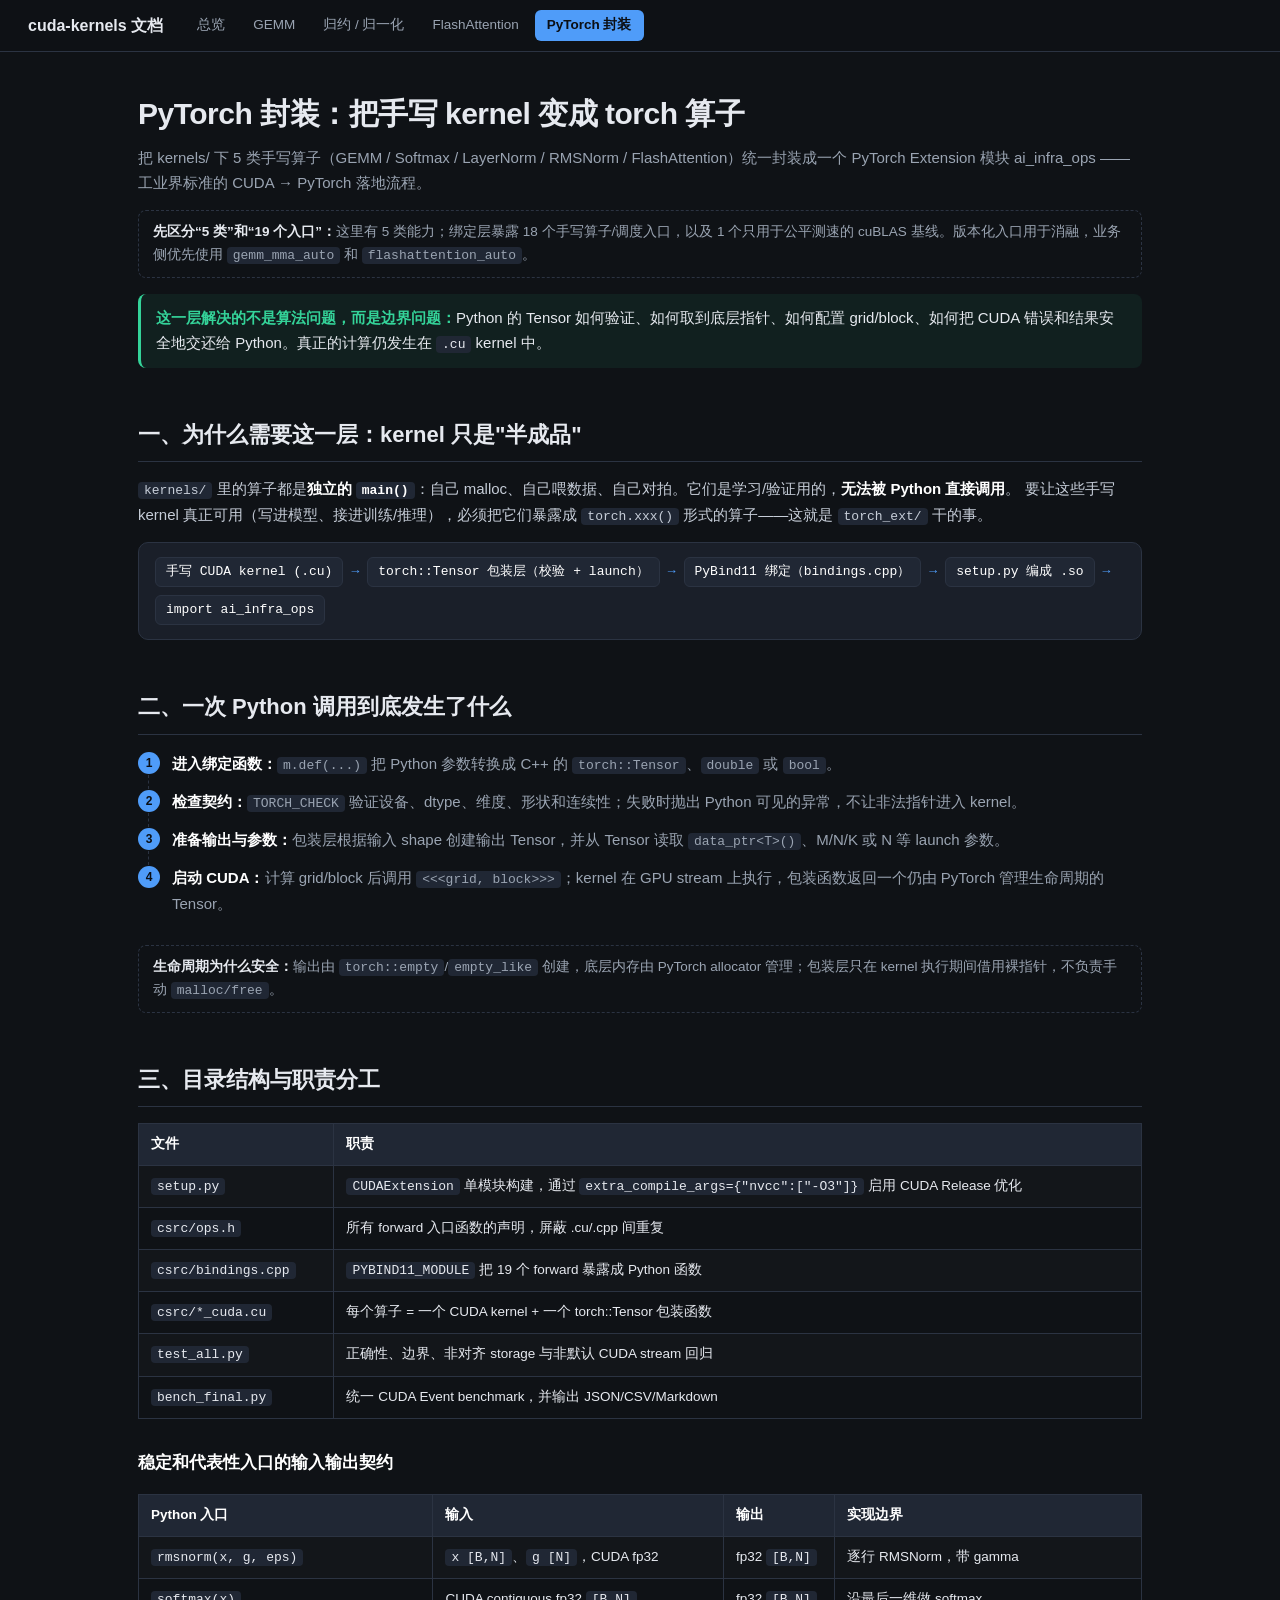
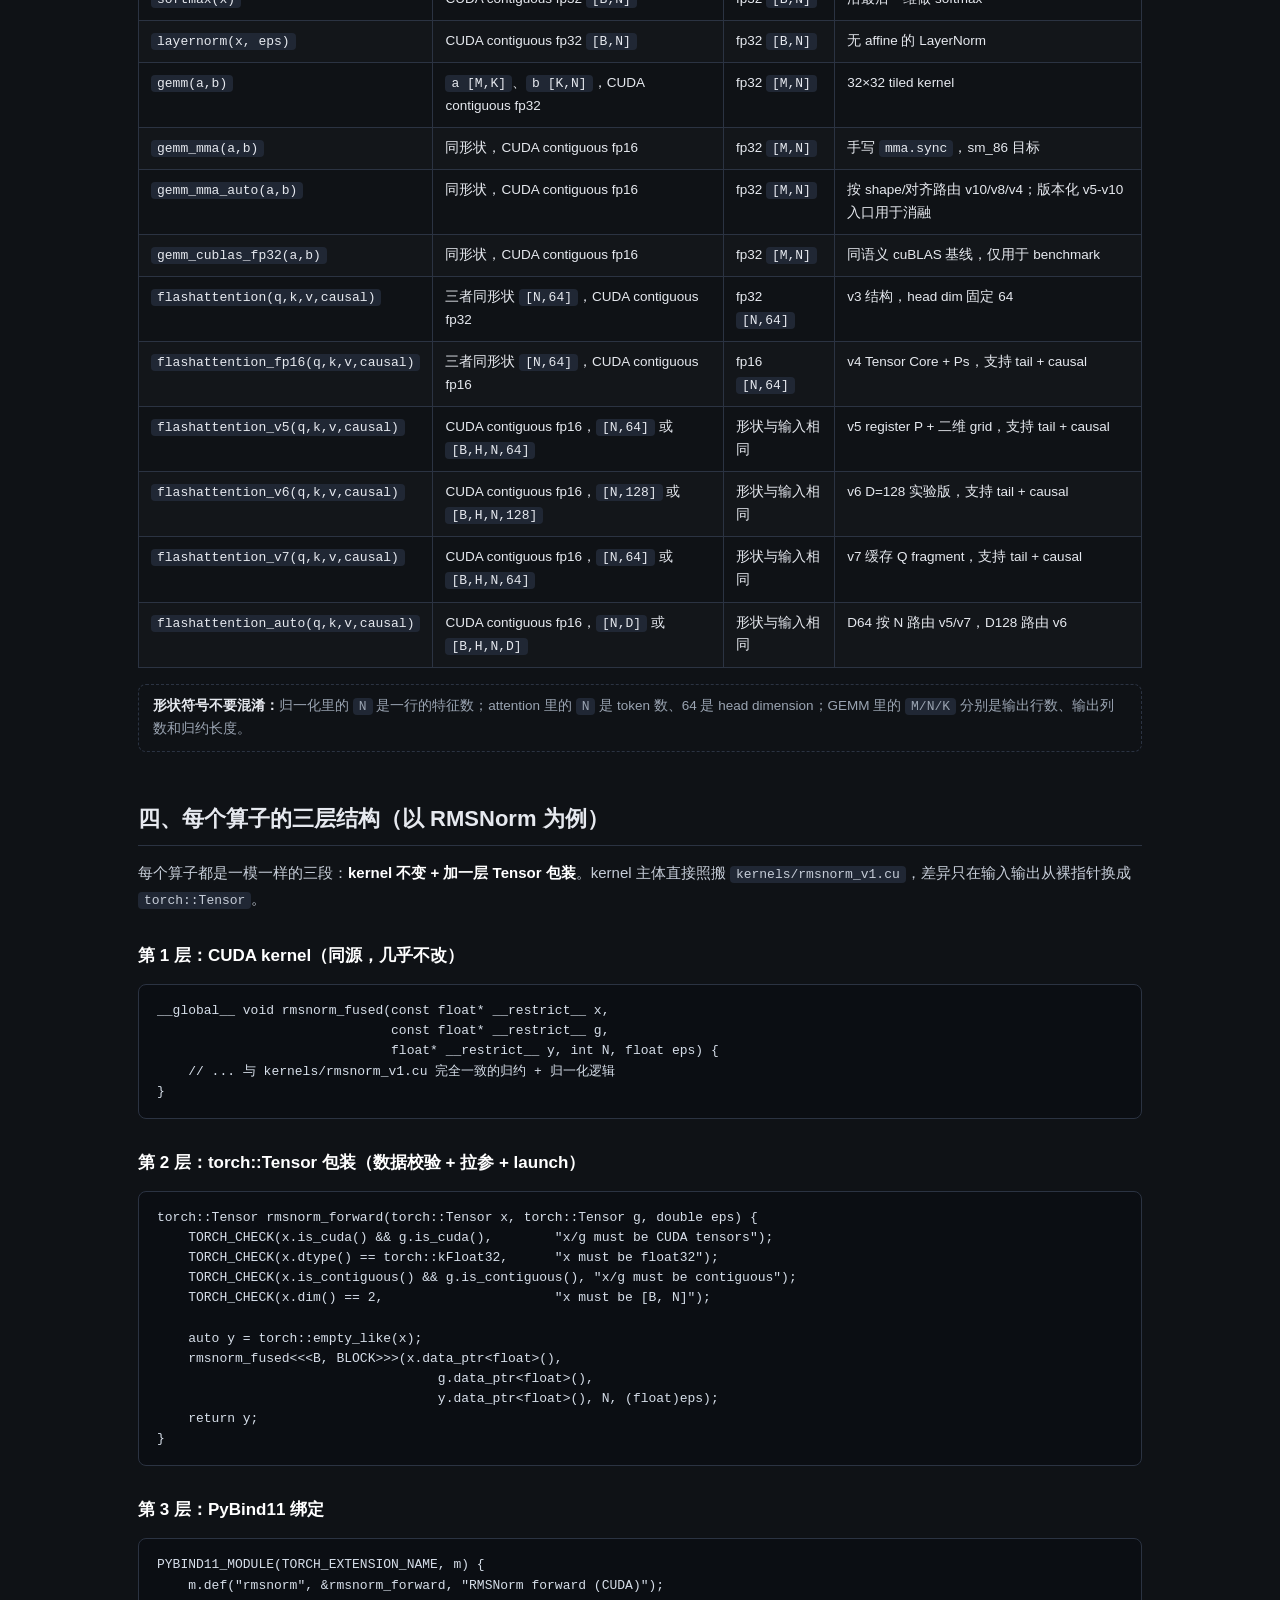
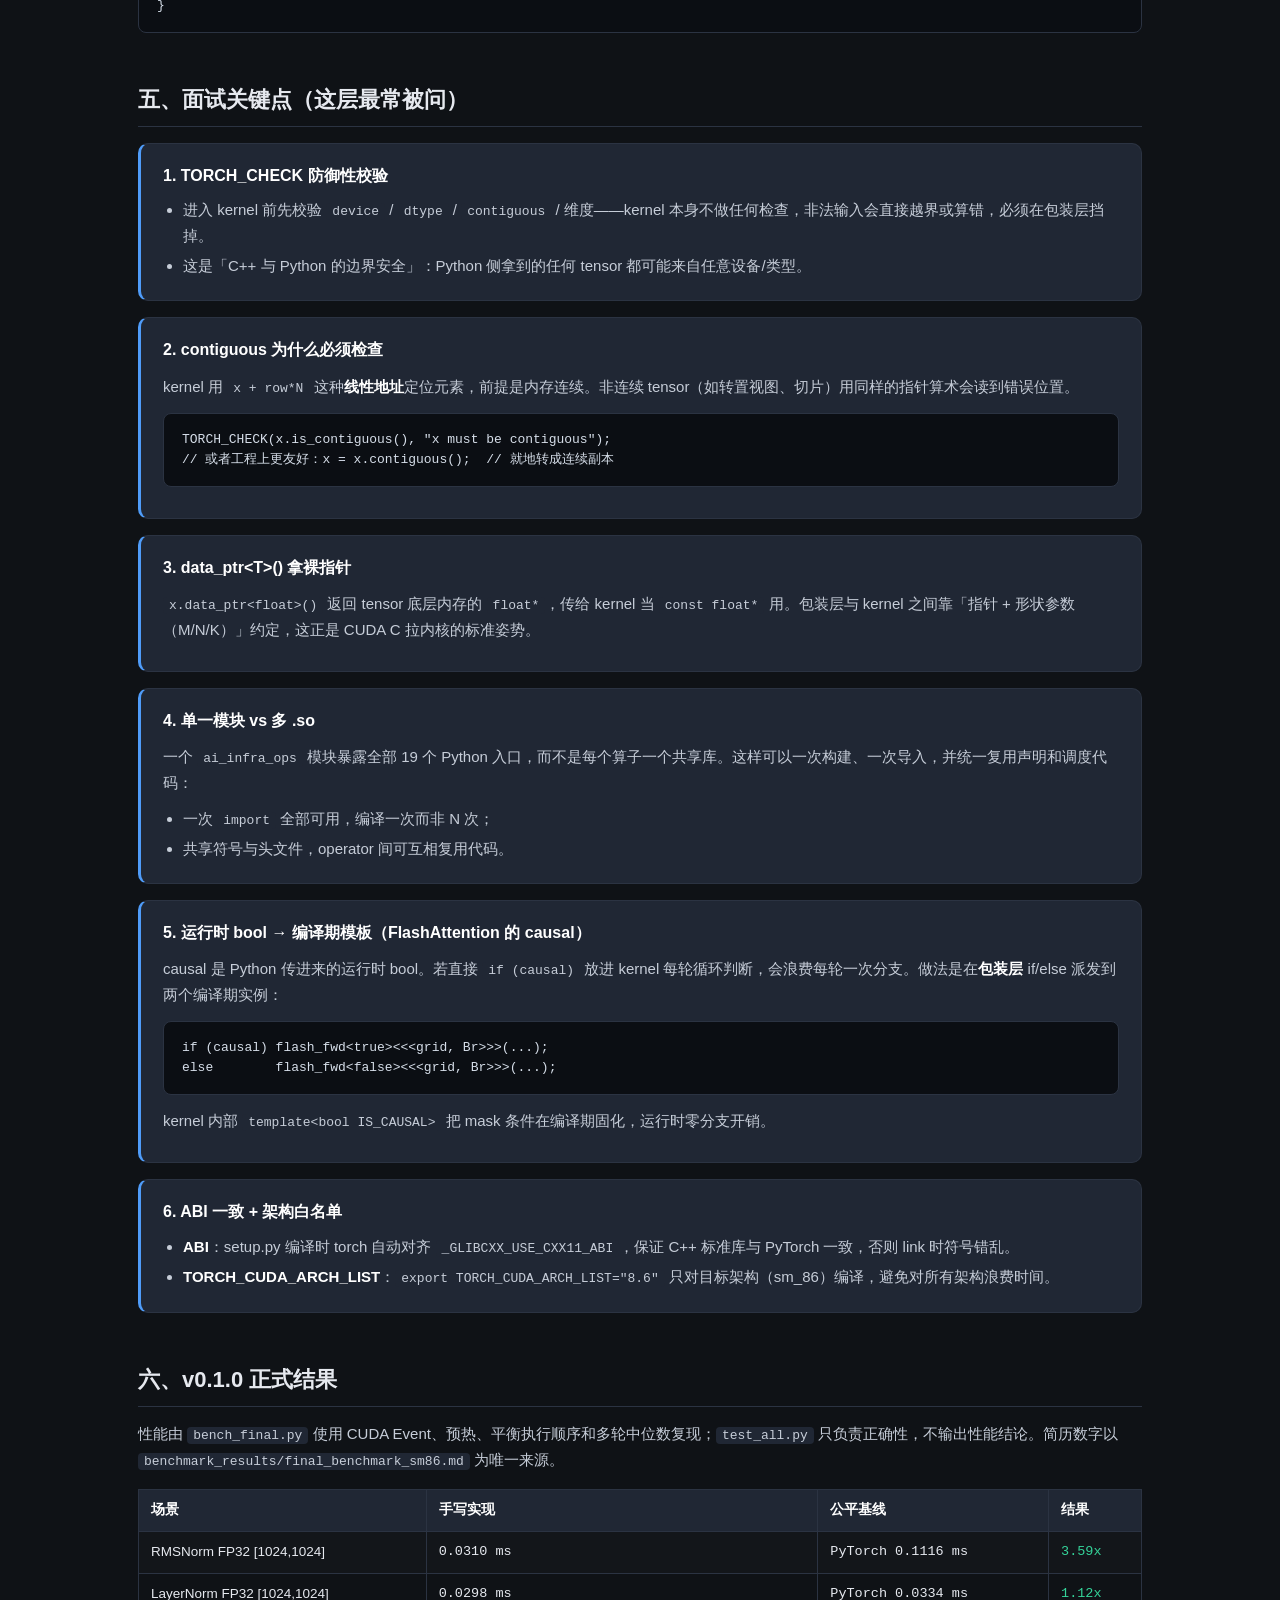
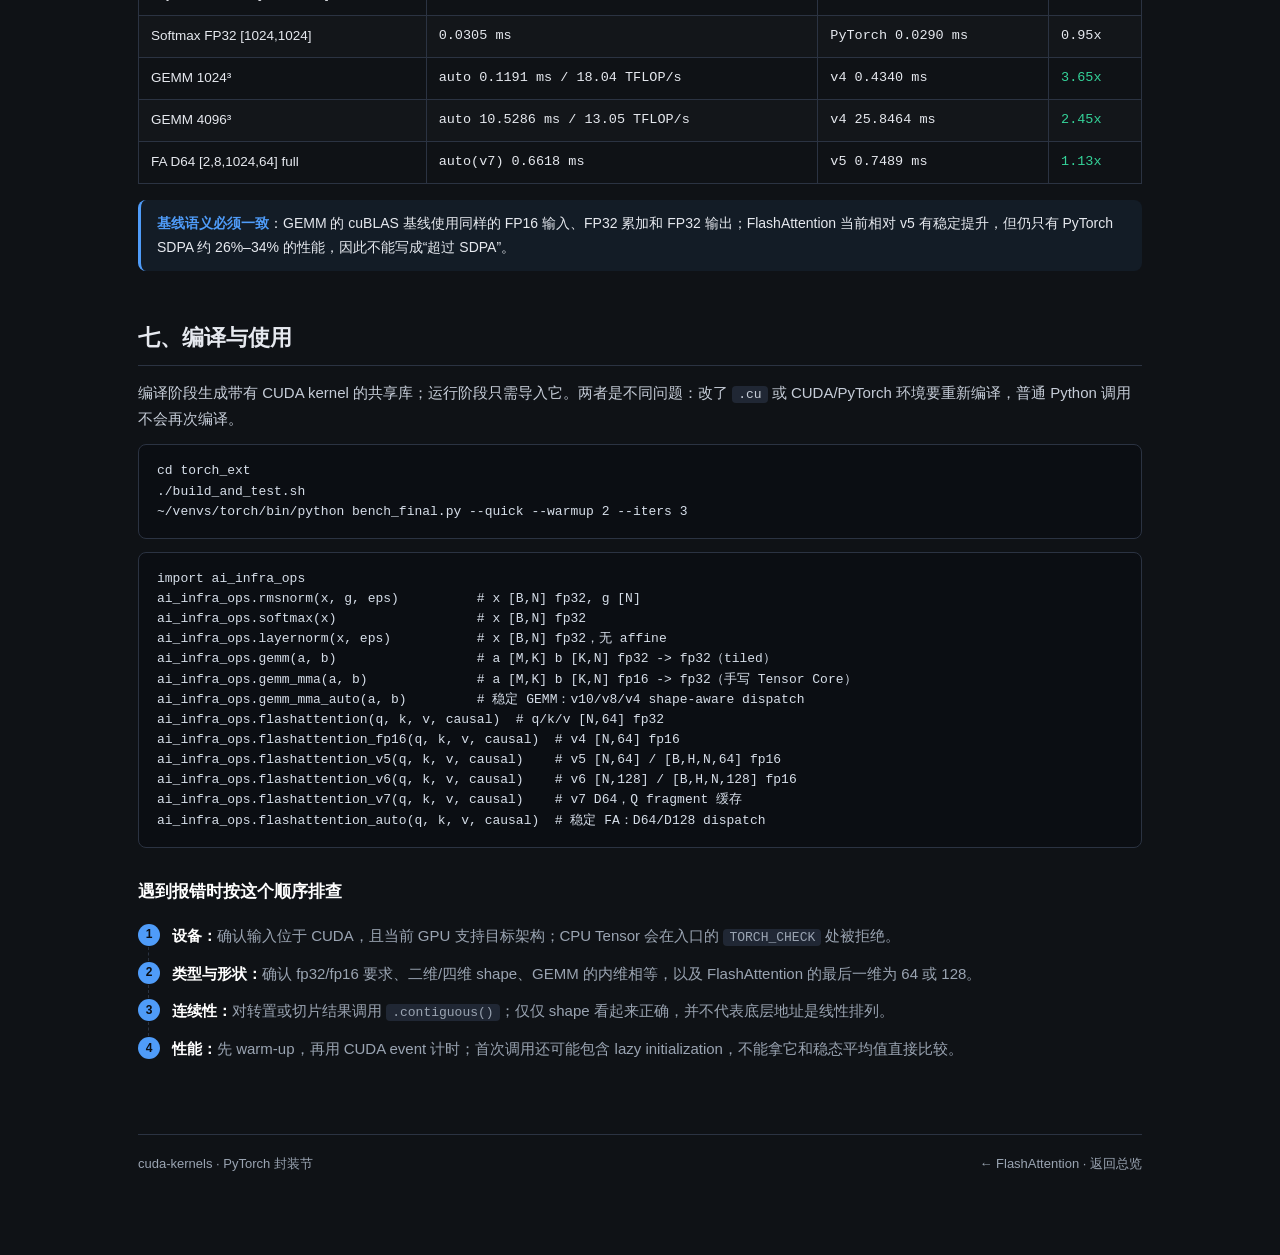
<file: docs/torch_ext.html>
<!DOCTYPE html>
<html lang="zh-CN">
<head>
<meta charset="UTF-8">
<meta name="viewport" content="width=device-width, initial-scale=1.0">
<title>PyTorch 封装：手写算子工业级落地 | cuda-kernels</title>
<link rel="stylesheet" href="assets/style.css">
</head>
<body>

<header class="topbar">
  <span class="brand">cuda-kernels 文档</span>
  <nav>
    <a href="index.html">总览</a>
    <a href="gemm.html">GEMM</a>
    <a href="normalization.html">归约 / 归一化</a>
    <a href="flashattention.html">FlashAttention</a>
    <a href="torch_ext.html" class="active">PyTorch 封装</a>
  </nav>
</header>

<div class="wrap">

  <div class="hero">
    <h1>PyTorch 封装：把手写 kernel 变成 torch 算子</h1>
    <p class="sub">把 kernels/ 下 5 类手写算子（GEMM / Softmax / LayerNorm / RMSNorm / FlashAttention）统一封装成一个 PyTorch Extension 模块 ai_infra_ops —— 工业界标准的 CUDA → PyTorch 落地流程。</p>
  </div>

      <div class="definition"><b>先区分“5 类”和“19 个入口”：</b>这里有 5 类能力；绑定层暴露 18 个手写算子/调度入口，以及 1 个只用于公平测速的 cuBLAS 基线。版本化入口用于消融，业务侧优先使用 <code>gemm_mma_auto</code> 和 <code>flashattention_auto</code>。</div>
  <div class="key-answer"><b>这一层解决的不是算法问题，而是边界问题：</b>Python 的 Tensor 如何验证、如何取到底层指针、如何配置 grid/block、如何把 CUDA 错误和结果安全地交还给 Python。真正的计算仍发生在 <code>.cu</code> kernel 中。</div>

  <h2>一、为什么需要这一层：kernel 只是"半成品"</h2>
  <p><code>kernels/</code> 里的算子都是<strong>独立的 <code>main()</code></strong>：自己 malloc、自己喂数据、自己对拍。它们是学习/验证用的，<strong>无法被 Python 直接调用</strong>。
  要让这些手写 kernel 真正可用（写进模型、接进训练/推理），必须把它们暴露成 <code>torch.xxx()</code> 形式的算子——这就是 <code>torch_ext/</code> 干的事。</p>
  <div class="flow">
    <span class="node">手写 CUDA kernel (.cu)</span><span class="arrow">→</span>
    <span class="node">torch::Tensor 包装层（校验 + launch）</span><span class="arrow">→</span>
    <span class="node">PyBind11 绑定（bindings.cpp）</span><span class="arrow">→</span>
    <span class="node">setup.py 编成 .so</span><span class="arrow">→</span>
    <span class="node">import ai_infra_ops</span>
  </div>

  <h2>二、一次 Python 调用到底发生了什么</h2>
  <div class="steps">
    <div class="step"><b>进入绑定函数：</b><code>m.def(...)</code> 把 Python 参数转换成 C++ 的 <code>torch::Tensor</code>、<code>double</code> 或 <code>bool</code>。</div>
    <div class="step"><b>检查契约：</b><code>TORCH_CHECK</code> 验证设备、dtype、维度、形状和连续性；失败时抛出 Python 可见的异常，不让非法指针进入 kernel。</div>
    <div class="step"><b>准备输出与参数：</b>包装层根据输入 shape 创建输出 Tensor，并从 Tensor 读取 <code>data_ptr&lt;T&gt;()</code>、M/N/K 或 N 等 launch 参数。</div>
    <div class="step"><b>启动 CUDA：</b>计算 grid/block 后调用 <code>&lt;&lt;&lt;grid, block&gt;&gt;&gt;</code>；kernel 在 GPU stream 上执行，包装函数返回一个仍由 PyTorch 管理生命周期的 Tensor。</div>
  </div>
  <p class="definition"><b>生命周期为什么安全：</b>输出由 <code>torch::empty</code>/<code>empty_like</code> 创建，底层内存由 PyTorch allocator 管理；包装层只在 kernel 执行期间借用裸指针，不负责手动 <code>malloc/free</code>。</p>

  <h2>三、目录结构与职责分工</h2>
  <table>
    <tr><th>文件</th><th>职责</th></tr>
    <tr><td><code>setup.py</code></td><td><code>CUDAExtension</code> 单模块构建，通过 <code>extra_compile_args={"nvcc":["-O3"]}</code> 启用 CUDA Release 优化</td></tr>
    <tr><td><code>csrc/ops.h</code></td><td>所有 forward 入口函数的声明，屏蔽 .cu/.cpp 间重复</td></tr>
    <tr><td><code>csrc/bindings.cpp</code></td><td><code>PYBIND11_MODULE</code> 把 19 个 forward 暴露成 Python 函数</td></tr>
    <tr><td><code>csrc/*_cuda.cu</code></td><td>每个算子 = 一个 CUDA kernel + 一个 torch::Tensor 包装函数</td></tr>
    <tr><td><code>test_all.py</code></td><td>正确性、边界、非对齐 storage 与非默认 CUDA stream 回归</td></tr>
    <tr><td><code>bench_final.py</code></td><td>统一 CUDA Event benchmark，并输出 JSON/CSV/Markdown</td></tr>
  </table>

  <h3>稳定和代表性入口的输入输出契约</h3>
  <table>
    <tr><th>Python 入口</th><th>输入</th><th>输出</th><th>实现边界</th></tr>
    <tr><td><code>rmsnorm(x, g, eps)</code></td><td><code>x [B,N]</code>、<code>g [N]</code>，CUDA fp32</td><td>fp32 <code>[B,N]</code></td><td>逐行 RMSNorm，带 gamma</td></tr>
    <tr><td><code>softmax(x)</code></td><td>CUDA contiguous fp32 <code>[B,N]</code></td><td>fp32 <code>[B,N]</code></td><td>沿最后一维做 softmax</td></tr>
    <tr><td><code>layernorm(x, eps)</code></td><td>CUDA contiguous fp32 <code>[B,N]</code></td><td>fp32 <code>[B,N]</code></td><td>无 affine 的 LayerNorm</td></tr>
    <tr><td><code>gemm(a,b)</code></td><td><code>a [M,K]</code>、<code>b [K,N]</code>，CUDA contiguous fp32</td><td>fp32 <code>[M,N]</code></td><td>32×32 tiled kernel</td></tr>
    <tr><td><code>gemm_mma(a,b)</code></td><td>同形状，CUDA contiguous fp16</td><td>fp32 <code>[M,N]</code></td><td>手写 <code>mma.sync</code>，sm_86 目标</td></tr>
    <tr><td><code>gemm_mma_auto(a,b)</code></td><td>同形状，CUDA contiguous fp16</td><td>fp32 <code>[M,N]</code></td><td>按 shape/对齐路由 v10/v8/v4；版本化 v5-v10 入口用于消融</td></tr>
    <tr><td><code>gemm_cublas_fp32(a,b)</code></td><td>同形状，CUDA contiguous fp16</td><td>fp32 <code>[M,N]</code></td><td>同语义 cuBLAS 基线，仅用于 benchmark</td></tr>
    <tr><td><code>flashattention(q,k,v,causal)</code></td><td>三者同形状 <code>[N,64]</code>，CUDA contiguous fp32</td><td>fp32 <code>[N,64]</code></td><td>v3 结构，head dim 固定 64</td></tr>
    <tr><td><code>flashattention_fp16(q,k,v,causal)</code></td><td>三者同形状 <code>[N,64]</code>，CUDA contiguous fp16</td><td>fp16 <code>[N,64]</code></td><td>v4 Tensor Core + Ps，支持 tail + causal</td></tr>
    <tr><td><code>flashattention_v5(q,k,v,causal)</code></td><td>CUDA contiguous fp16，<code>[N,64]</code> 或 <code>[B,H,N,64]</code></td><td>形状与输入相同</td><td>v5 register P + 二维 grid，支持 tail + causal</td></tr>
    <tr><td><code>flashattention_v6(q,k,v,causal)</code></td><td>CUDA contiguous fp16，<code>[N,128]</code> 或 <code>[B,H,N,128]</code></td><td>形状与输入相同</td><td>v6 D=128 实验版，支持 tail + causal</td></tr>
    <tr><td><code>flashattention_v7(q,k,v,causal)</code></td><td>CUDA contiguous fp16，<code>[N,64]</code> 或 <code>[B,H,N,64]</code></td><td>形状与输入相同</td><td>v7 缓存 Q fragment，支持 tail + causal</td></tr>
    <tr><td><code>flashattention_auto(q,k,v,causal)</code></td><td>CUDA contiguous fp16，<code>[N,D]</code> 或 <code>[B,H,N,D]</code></td><td>形状与输入相同</td><td>D64 按 N 路由 v5/v7，D128 路由 v6</td></tr>
  </table>
  <p class="definition"><b>形状符号不要混淆：</b>归一化里的 <code>N</code> 是一行的特征数；attention 里的 <code>N</code> 是 token 数、64 是 head dimension；GEMM 里的 <code>M/N/K</code> 分别是输出行数、输出列数和归约长度。</p>

  <h2>四、每个算子的三层结构（以 RMSNorm 为例）</h2>
  <p>每个算子都是一模一样的三段：<strong>kernel 不变 + 加一层 Tensor 包装</strong>。kernel 主体直接照搬 <code>kernels/rmsnorm_v1.cu</code>，差异只在输入输出从裸指针换成 <code>torch::Tensor</code>。</p>

  <h3>第 1 层：CUDA kernel（同源，几乎不改）</h3>
  <pre>__global__ void rmsnorm_fused(const float* __restrict__ x,
                              const float* __restrict__ g,
                              float* __restrict__ y, int N, float eps) {
    // ... 与 kernels/rmsnorm_v1.cu 完全一致的归约 + 归一化逻辑
}</pre>

  <h3>第 2 层：torch::Tensor 包装（数据校验 + 拉参 + launch）</h3>
  <pre>torch::Tensor rmsnorm_forward(torch::Tensor x, torch::Tensor g, double eps) {
    TORCH_CHECK(x.is_cuda() && g.is_cuda(),        "x/g must be CUDA tensors");
    TORCH_CHECK(x.dtype() == torch::kFloat32,      "x must be float32");
    TORCH_CHECK(x.is_contiguous() && g.is_contiguous(), "x/g must be contiguous");
    TORCH_CHECK(x.dim() == 2,                      "x must be [B, N]");

    auto y = torch::empty_like(x);
    rmsnorm_fused&lt;&lt;&lt;B, BLOCK&gt;&gt;&gt;(x.data_ptr&lt;float&gt;(),
                                    g.data_ptr&lt;float&gt;(),
                                    y.data_ptr&lt;float&gt;(), N, (float)eps);
    return y;
}</pre>

  <h3>第 3 层：PyBind11 绑定</h3>
  <pre>PYBIND11_MODULE(TORCH_EXTENSION_NAME, m) {
    m.def("rmsnorm", &rmsnorm_forward, "RMSNorm forward (CUDA)");
}</pre>

  <h2>五、面试关键点（这层最常被问）</h2>
  <div class="op">
    <div class="op-head"><span class="op-title">1. TORCH_CHECK 防御性校验</span></div>
    <ul>
      <li>进入 kernel 前先校验 <code>device</code> / <code>dtype</code> / <code>contiguous</code> / 维度——kernel 本身不做任何检查，非法输入会直接越界或算错，必须在包装层挡掉。</li>
      <li>这是「C++ 与 Python 的边界安全」：Python 侧拿到的任何 tensor 都可能来自任意设备/类型。</li>
    </ul>
  </div>

  <div class="op">
    <div class="op-head"><span class="op-title">2. contiguous 为什么必须检查</span></div>
    <p>kernel 用 <code>x + row*N</code> 这种<strong>线性地址</strong>定位元素，前提是内存连续。非连续 tensor（如转置视图、切片）用同样的指针算术会读到错误位置。</p>
    <pre>TORCH_CHECK(x.is_contiguous(), "x must be contiguous");
// 或者工程上更友好：x = x.contiguous();  // 就地转成连续副本</pre>
  </div>

  <div class="op">
    <div class="op-head"><span class="op-title">3. data_ptr&lt;T&gt;() 拿裸指针</span></div>
    <p><code>x.data_ptr&lt;float&gt;()</code> 返回 tensor 底层内存的 <code>float*</code>，传给 kernel 当 <code>const float*</code> 用。包装层与 kernel 之间靠「指针 + 形状参数（M/N/K）」约定，这正是 CUDA C 拉内核的标准姿势。</p>
  </div>

  <div class="op">
    <div class="op-head"><span class="op-title">4. 单一模块 vs 多 .so</span></div>
    <p>一个 <code>ai_infra_ops</code> 模块暴露全部 19 个 Python 入口，而不是每个算子一个共享库。这样可以一次构建、一次导入，并统一复用声明和调度代码：</p>
    <ul>
      <li>一次 <code>import</code> 全部可用，编译一次而非 N 次；</li>
      <li>共享符号与头文件，operator 间可互相复用代码。</li>
    </ul>
  </div>

  <div class="op">
    <div class="op-head"><span class="op-title">5. 运行时 bool → 编译期模板（FlashAttention 的 causal）</span></div>
    <p>causal 是 Python 传进来的运行时 bool。若直接 <code>if (causal)</code> 放进 kernel 每轮循环判断，会浪费每轮一次分支。做法是在<strong>包装层</strong> if/else 派发到两个编译期实例：</p>
    <pre>if (causal) flash_fwd&lt;true&gt;&lt;&lt;&lt;grid, Br&gt;&gt;&gt;(...);
else        flash_fwd&lt;false&gt;&lt;&lt;&lt;grid, Br&gt;&gt;&gt;(...);</pre>
    <p>kernel 内部 <code>template&lt;bool IS_CAUSAL&gt;</code> 把 mask 条件在编译期固化，运行时零分支开销。</p>
  </div>

  <div class="op">
    <div class="op-head"><span class="op-title">6. ABI 一致 + 架构白名单</span></div>
    <ul>
      <li><strong>ABI</strong>：setup.py 编译时 torch 自动对齐 <code>_GLIBCXX_USE_CXX11_ABI</code>，保证 C++ 标准库与 PyTorch 一致，否则 link 时符号错乱。</li>
      <li><strong>TORCH_CUDA_ARCH_LIST</strong>：<code>export TORCH_CUDA_ARCH_LIST="8.6"</code> 只对目标架构（sm_86）编译，避免对所有架构浪费时间。</li>
    </ul>
  </div>

  <h2>六、v0.1.0 正式结果</h2>
  <p>性能由 <code>bench_final.py</code> 使用 CUDA Event、预热、平衡执行顺序和多轮中位数复现；<code>test_all.py</code> 只负责正确性，不输出性能结论。简历数字以 <code>benchmark_results/final_benchmark_sm86.md</code> 为唯一来源。</p>
  <table>
    <tr><th>场景</th><th>手写实现</th><th>公平基线</th><th>结果</th></tr>
    <tr><td>RMSNorm FP32 [1024,1024]</td><td class="num">0.0310 ms</td><td class="num">PyTorch 0.1116 ms</td><td class="num good">3.59x</td></tr>
    <tr><td>LayerNorm FP32 [1024,1024]</td><td class="num">0.0298 ms</td><td class="num">PyTorch 0.0334 ms</td><td class="num good">1.12x</td></tr>
    <tr><td>Softmax FP32 [1024,1024]</td><td class="num">0.0305 ms</td><td class="num">PyTorch 0.0290 ms</td><td class="num">0.95x</td></tr>
    <tr><td>GEMM 1024³</td><td class="num">auto 0.1191 ms / 18.04 TFLOP/s</td><td class="num">v4 0.4340 ms</td><td class="num good">3.65x</td></tr>
    <tr><td>GEMM 4096³</td><td class="num">auto 10.5286 ms / 13.05 TFLOP/s</td><td class="num">v4 25.8464 ms</td><td class="num good">2.45x</td></tr>
    <tr><td>FA D64 [2,8,1024,64] full</td><td class="num">auto(v7) 0.6618 ms</td><td class="num">v5 0.7489 ms</td><td class="num good">1.13x</td></tr>
  </table>

  <div class="note"><b>基线语义必须一致</b>：GEMM 的 cuBLAS 基线使用同样的 FP16 输入、FP32 累加和 FP32 输出；FlashAttention 当前相对 v5 有稳定提升，但仍只有 PyTorch SDPA 约 26%–34% 的性能，因此不能写成“超过 SDPA”。</div>

  <h2>七、编译与使用</h2>
  <p>编译阶段生成带有 CUDA kernel 的共享库；运行阶段只需导入它。两者是不同问题：改了 <code>.cu</code> 或 CUDA/PyTorch 环境要重新编译，普通 Python 调用不会再次编译。</p>
  <pre>cd torch_ext
./build_and_test.sh
~/venvs/torch/bin/python bench_final.py --quick --warmup 2 --iters 3</pre>
  <pre>import ai_infra_ops
ai_infra_ops.rmsnorm(x, g, eps)          # x [B,N] fp32, g [N]
ai_infra_ops.softmax(x)                  # x [B,N] fp32
ai_infra_ops.layernorm(x, eps)           # x [B,N] fp32，无 affine
ai_infra_ops.gemm(a, b)                  # a [M,K] b [K,N] fp32 -> fp32（tiled）
ai_infra_ops.gemm_mma(a, b)              # a [M,K] b [K,N] fp16 -> fp32（手写 Tensor Core）
ai_infra_ops.gemm_mma_auto(a, b)         # 稳定 GEMM：v10/v8/v4 shape-aware dispatch
ai_infra_ops.flashattention(q, k, v, causal)  # q/k/v [N,64] fp32
ai_infra_ops.flashattention_fp16(q, k, v, causal)  # v4 [N,64] fp16
ai_infra_ops.flashattention_v5(q, k, v, causal)    # v5 [N,64] / [B,H,N,64] fp16
ai_infra_ops.flashattention_v6(q, k, v, causal)    # v6 [N,128] / [B,H,N,128] fp16
ai_infra_ops.flashattention_v7(q, k, v, causal)    # v7 D64，Q fragment 缓存
ai_infra_ops.flashattention_auto(q, k, v, causal)  # 稳定 FA：D64/D128 dispatch</pre>

  <h3>遇到报错时按这个顺序排查</h3>
  <div class="steps">
    <div class="step"><b>设备：</b>确认输入位于 CUDA，且当前 GPU 支持目标架构；CPU Tensor 会在入口的 <code>TORCH_CHECK</code> 处被拒绝。</div>
    <div class="step"><b>类型与形状：</b>确认 fp32/fp16 要求、二维/四维 shape、GEMM 的内维相等，以及 FlashAttention 的最后一维为 64 或 128。</div>
    <div class="step"><b>连续性：</b>对转置或切片结果调用 <code>.contiguous()</code>；仅仅 shape 看起来正确，并不代表底层地址是线性排列。</div>
    <div class="step"><b>性能：</b>先 warm-up，再用 CUDA event 计时；首次调用还可能包含 lazy initialization，不能拿它和稳态平均值直接比较。</div>
  </div>

  <div class="footer">
    <span>cuda-kernels · PyTorch 封装节</span>
    <span><a href="flashattention.html">← FlashAttention</a> · <a href="index.html">返回总览</a></span>
  </div>

</div>
</body>
</html>
</file>
<file: docs/assets/style.css>
/* =========================================================================
   cuda-kernels 算子文档共享样式
   所有分类页 index/gemm/normalization/flashattention 共用这一份 CSS。
   新增分类页时：<head> 里 <link rel="stylesheet" href="assets/style.css">
   ========================================================================= */

:root {
  --bg: #0f1216;
  --bg-soft: #161a21;
  --card: #1a1f29;
  --card-2: #202734;
  --border: #2b3342;
  --text: #e6e9ef;
  --text-dim: #9aa4b2;
  --accent: #4f9cf9;
  --accent-2: #34d399;
  --accent-3: #f59e0b;
  --warn: #ef4444;
  --code-bg: #0b0e13;
  --code-text: #d6dee9;
  --mono: "SFMono-Regular", Consolas, "Liberation Mono", Menlo, monospace;
  --sans: -apple-system, BlinkMacSystemFont, "Segoe UI", "PingFang SC",
          "Microsoft YaHei", "Noto Sans CJK SC", sans-serif;
}

* { box-sizing: border-box; }

body {
  margin: 0;
  background: var(--bg);
  color: var(--text);
  font-family: var(--sans);
  line-height: 1.7;
  font-size: 15px;
}

a { color: var(--accent); text-decoration: none; }
a:hover { text-decoration: underline; }

/* ---- 顶部导航 ---- */
.topbar {
  position: sticky; top: 0; z-index: 10;
  background: rgba(15, 18, 22, 0.92);
  backdrop-filter: blur(6px);
  border-bottom: 1px solid var(--border);
  padding: 10px 28px;
  display: flex; align-items: center; gap: 22px;
}
.topbar .brand { font-weight: 700; font-size: 16px; color: var(--text); }
.topbar nav { display: flex; gap: 4px; flex-wrap: wrap; }
.topbar nav a {
  color: var(--text-dim);
  padding: 4px 12px; border-radius: 6px; font-size: 13.5px;
}
.topbar nav a:hover { color: var(--text); background: var(--card-2); text-decoration: none; }
.topbar nav a.active { color: #0b0e13; background: var(--accent); font-weight: 600; }

/* ---- 主体布局 ---- */
.wrap { max-width: 1060px; margin: 0 auto; padding: 36px 28px 80px; }

.hero { margin-bottom: 10px; }
.hero h1 { font-size: 30px; margin: 0 0 6px; letter-spacing: -0.5px; }
.hero .sub { color: var(--text-dim); font-size: 15px; margin: 0; }

h2 {
  font-size: 22px; margin: 48px 0 14px;
  padding-bottom: 8px; border-bottom: 1px solid var(--border);
}
h2 .tag { font-size: 13px; color: var(--accent); font-weight: 500; margin-left: 10px; }
h3 { font-size: 17px; margin: 30px 0 10px; color: #fff; }
h4 { font-size: 15px; margin: 20px 0 8px; color: var(--accent); }

p { margin: 10px 0; color: #c6cdd8; }
strong { color: #fff; }
em { color: var(--accent-2); font-style: normal; }

/* ---- 卡片 ---- */
.grid { display: grid; gap: 18px; grid-template-columns: repeat(auto-fill, minmax(300px, 1fr)); }
.card {
  background: var(--card); border: 1px solid var(--border);
  border-radius: 12px; padding: 20px 22px;
  transition: border-color .15s, transform .15s;
}
.card:hover { border-color: var(--accent); transform: translateY(-2px); }
.card h3 { margin: 0 0 8px; font-size: 17px; }
.card .kind { font-size: 12px; color: var(--accent-2); text-transform: uppercase; letter-spacing: .04em; font-weight: 600; }
.card p { margin: 6px 0; font-size: 13.5px; color: var(--text-dim); }
.card .more { display: inline-block; margin-top: 8px; font-size: 13.5px; font-weight: 600; }

/* ---- 阅读引导 / 概念提示 ---- */
.reading-guide {
  background: linear-gradient(135deg, rgba(79,156,249,.10), rgba(52,211,153,.05));
  border: 1px solid var(--border); border-radius: 12px;
  padding: 18px 20px; margin: 24px 0 30px;
}
.reading-guide h2 { margin: 0 0 12px; padding: 0; border: 0; font-size: 18px; }
.guide-grid { display: grid; grid-template-columns: repeat(3, 1fr); gap: 12px; }
.guide-item {
  background: rgba(15,18,22,.38); border: 1px solid var(--border);
  border-radius: 8px; padding: 12px 14px;
}
.guide-item b { display: block; color: #fff; margin-bottom: 3px; }
.guide-item span { color: var(--text-dim); font-size: 13px; }
.key-answer {
  border-left: 3px solid var(--accent-2);
  background: rgba(52,211,153,.07); border-radius: 8px;
  padding: 11px 15px; margin: 16px 0;
}
.key-answer b { color: var(--accent-2); }
.definition {
  border: 1px dashed var(--border); border-radius: 8px;
  padding: 10px 14px; margin: 14px 0; color: var(--text-dim);
  font-size: 13.5px;
}
.definition b { color: var(--text); }
.steps { counter-reset: doc-step; margin: 16px 0; }
.steps .step {
  position: relative; padding: 0 0 12px 34px; color: var(--text-dim);
}
.steps .step::before {
  counter-increment: doc-step; content: counter(doc-step);
  position: absolute; left: 0; top: 1px; width: 22px; height: 22px;
  border-radius: 50%; display: grid; place-items: center;
  background: var(--accent); color: #0b0e13; font-weight: 700; font-size: 12px;
}
.steps .step:not(:last-child)::after {
  content: ""; position: absolute; left: 10px; top: 24px; bottom: 0;
  border-left: 1px dashed var(--border);
}
.steps .step b { color: #fff; }

/* ---- 算子版本卡片 ---- */
.op {
  background: var(--card-2); border: 1px solid var(--border);
  border-left: 3px solid var(--accent);
  border-radius: 10px; padding: 18px 22px; margin: 16px 0;
}
.op.v-highlight { border-left-color: var(--accent-3); }
.op .op-head { display: flex; align-items: baseline; gap: 12px; flex-wrap: wrap; margin-bottom: 6px; }
.op .op-title { font-size: 16px; font-weight: 700; color: #fff; }
.op .op-file { font-family: var(--mono); font-size: 12px; color: var(--text-dim); }
.op .op-perf { font-family: var(--mono); font-size: 12.5px; color: var(--accent-2); margin-left: auto; }
.op ul { margin: 8px 0 0; padding-left: 20px; }
.op li { margin: 4px 0; color: #c6cdd8; }

/* ---- 调用链 / 数据流 ---- */
.flow {
  display: flex; align-items: center; flex-wrap: wrap; gap: 8px;
  font-family: var(--mono); font-size: 13px;
  background: var(--card); border: 1px solid var(--border);
  border-radius: 10px; padding: 14px 16px; margin: 14px 0;
}
.flow .node { background: var(--card-2); border: 1px solid var(--border); border-radius: 6px; padding: 3px 10px; color: #fff; }
.flow .arrow { color: var(--accent); }

/* ---- 公式块 ---- */
.formula {
  font-family: var(--mono); font-size: 14.5px;
  background: var(--code-bg); border: 1px solid var(--border);
  border-radius: 8px; padding: 14px 18px; margin: 14px 0;
  color: #f0f4fa; overflow-x: auto; white-space: pre;
}

/* ---- 代码块 ---- */
pre {
  background: var(--code-bg); border: 1px solid var(--border);
  border-radius: 8px; padding: 16px 18px; overflow-x: auto;
  font-family: var(--mono); font-size: 13px; line-height: 1.55;
  color: var(--code-text);
}
code {
  font-family: var(--mono);
  background: var(--card-2); padding: 1px 6px; border-radius: 4px; font-size: 13px;
}
pre code { background: none; padding: 0; }

/* ---- 表格 ---- */
table { width: 100%; border-collapse: collapse; margin: 16px 0; font-size: 13.5px; }
th, td { border: 1px solid var(--border); padding: 9px 12px; text-align: left; vertical-align: top; }
th { background: var(--card-2); color: #fff; font-weight: 600; white-space: nowrap; }
tr:nth-child(even) td { background: rgba(255,255,255,0.015); }
td.num { font-family: var(--mono); white-space: nowrap; }
td.good { color: var(--accent-2); }
td.bad { color: var(--warn); }

/* ---- 关键点提示框 ---- */
.tip {
  border-left: 3px solid var(--accent-3);
  background: rgba(245, 158, 11, 0.07);
  border-radius: 8px; padding: 12px 16px; margin: 16px 0; font-size: 14px;
}
.tip b { color: var(--accent-3); }
.note {
  border-left: 3px solid var(--accent);
  background: rgba(79, 156, 249, 0.07);
  border-radius: 8px; padding: 12px 16px; margin: 16px 0; font-size: 14px;
}
.note b { color: var(--accent); }

/* ---- 页脚 ---- */
.footer {
  margin-top: 60px; padding-top: 18px; border-top: 1px solid var(--border);
  color: var(--text-dim); font-size: 13px;
  display: flex; justify-content: space-between; flex-wrap: wrap; gap: 8px;
}
.footer a { color: var(--text-dim); }

/* =========================================================================
   可视化：矩阵网格 + 运动示意（纯 CSS，无 JS 依赖）
   用法见各 html：<table class="mx" data-i="..." data-j="..." data-k="...">，
   以及 .anim / .tree / .slide 运动块。
   ========================================================================= */

/* ---- 语义色：数据 · 计算中 · 目标 · 归约· 掩码 ---- */
.mx-c-a   { --c: var(--accent);   }   /* A 矩阵 / 输入 */
.mx-c-b   { --c: var(--accent-2); }   /* B 矩阵 / 权重 */
.mx-c-c   { --c: #c084fc;         }   /* C 输出 / 结果 */
.mx-c-m   { --c: var(--text-dim); }   /* 表头 / 静止 */
.mx-c-hot { --c: #ff6b6b;         }   /* 当前被算到 / 高亮 */
.mx-c-dim { --c: rgba(154, 164, 178, 0.35); } /* 已归约 / 淡化 */

/* ---- 矩阵网格 ---- */
.mx {
  display: inline-grid;
  gap: 2px;
  margin: 4px auto;
  background: transparent;
  border-collapse: separate;
}
/* 关键修复：HTML 用 <table><tr><td>，但 .mx 是 grid。
   浏览器会自动在 <tr> 外插入 <tbody>；如果 tbody/tr 仍保留表格布局，
   它们会阻断 grid，让单元格布局异常、看起来只显示第一列。
   移除这两个中间盒子后，<td> 才能直接成为 grid 项，
   按 grid-template-columns 正确排布成多列。 */
.mx tbody { display: contents; }
.mx tr { display: contents; }
/* grid 不认 HTML 的 colspan，用属性选择器把跨度映射成 grid-column */
.mx td[colspan="2"] { grid-column: span 2; }
.mx td[colspan="8"] { grid-column: span 8; }
.mx-cell {
  --c: var(--accent);
  width: 34px; height: 26px;
  display: flex; align-items: center; justify-content: center;
  font-family: var(--mono); font-size: 11px;
  background: color-mix(in srgb, var(--c) 18%, var(--card-2));
  border: 1px solid color-mix(in srgb, var(--c) 45%, var(--border));
  border-radius: 3px;
  color: var(--text);
}
.mx-cell.sub { font-size: 9.5px; color: var(--text-dim); background: rgba(255,255,255,0.02); border-style: dashed; }
.mx-cell.mut { animation: mxPulse 1.6s ease-in-out infinite; }
@keyframes mxPulse {
  0%, 100% { box-shadow: 0 0 0 0 color-mix(in srgb, var(--c) 0%, transparent); }
  50%      { box-shadow: 0 0 0 3px color-mix(in srgb, var(--c) 55%, transparent); }
}
.mx-cap { text-align: center; font-family: var(--mono); font-size: 11px; color: var(--text-dim); margin-top: 6px; }

/* ---- 数据流向箭头（GEMM 搬运 / FA 扫描）---- */
.move-row { display: flex; align-items: center; justify-content: center; gap: 4px; margin: 12px 0; }
.move-row .mv { font-family: var(--mono); font-size: 11.5px; color: var(--text-dim); }
.arrow-c { color: var(--accent); font-size: 15px; font-weight: 700; }
.ghost {
  width: 8px; height: 8px; border-radius: 50%;
  background: var(--accent);
  display: inline-block;
  animation: drift 1.4s ease-in-out infinite;
}
.ghost.ga { --from: var(--card-2); --to: var(--accent); }
.ghost.gb { --from: var(--card-2); --to: var(--accent-2); }
.ghost.gc { --from: var(--card-2); --to: #c084fc; }
@keyframes drift {
  0%   { transform: translateX(-6px); opacity: 0; }
  40%  { opacity: 1; }
  100% { transform: translateX(6px); opacity: 0; }
}

/* ---- 归约树 ---- */
.tree { display: grid; justify-items: center; gap: 12px; margin: 18px 0; }
.tree .lvl { display: flex; gap: 16px; align-items: center; }
.tree .node {
  --c: var(--accent);
  font-family: var(--mono); font-size: 12px;
  padding: 6px 14px; border-radius: 8px;
  background: color-mix(in srgb, var(--c) 18%, var(--card-2));
  border: 1px solid color-mix(in srgb, var(--c) 50%, var(--border));
  color: var(--text);
  animation: treeIn .9s ease both;
}
.tree .node.step1 { animation-delay: 0s; }
.tree .node.step2 { animation-delay: .5s; }
.tree .node.step3 { animation-delay: 1s; }
.tree .node.step4 { animation-delay: 1.5s; }
.tree .node.done { border-color: var(--accent-2); color: var(--accent-2); }
.tree .branch { color: var(--text-dim); font-size: 11px; }
@keyframes treeIn { from { opacity: 0; transform: scale(.85); } to { opacity: 1; transform: scale(1); } }

/* ---- 单选块滑过（mma / QKᵀ 归约维）---- */
.slide { position: relative; display: flex; justify-content: center; margin: 20px 0; }
.slide .seeker {
  --c: var(--accent);
  position: absolute; z-index: 2;
  width: 34px; height: 26px; top: 0;
  background: color-mix(in srgb, var(--c) 30%, transparent);
  border: 2px solid var(--c);
  border-radius: 4px;
  box-shadow: 0 0 14px color-mix(in srgb, var(--c) 60%, transparent);
  animation: seek 2.6s ease-in-out infinite;
}
.slide .caption { position: relative; z-index: 1; }
@keyframes seek {
  0%   { left: 0%; opacity: .2; }
  25%  { opacity: 1; }
  50%  { left: calc(100% - 34px); opacity: 1; }
  75%  { opacity: 1; }
  100% { left: 0%; opacity: .2; }
}

/* ---- online softmax 状态行 ---- */
.oshare { display: flex; gap: 8px; justify-content: center; flex-wrap: wrap; margin: 16px 0; }
.oshare .chip {
  font-family: var(--mono); font-size: 12px;
  background: var(--card-2); border: 1px solid var(--border);
  border-radius: 8px; padding: 8px 12px; min-width: 96px; text-align: center;
}
.oshare .chip b { display: block; font-size: 11px; color: var(--text-dim); font-weight: 600; }
.oshare .chip span { font-size: 13px; color: #fff; }
.oshare .chip .new { color: var(--accent-3); animation: mxPulse 1.2s ease-in-out infinite; }
.oshare .chip .alpha { color: var(--accent-2); }

@media (max-width: 640px) {
  .wrap { padding: 24px 16px 60px; }
  .topbar { padding: 10px 16px; gap: 10px; }
  .guide-grid { grid-template-columns: 1fr; }
}

/* ---- ldmatrix / bank conflict 交互演示 ---- */
.demo-callout {
  display: flex; align-items: center; justify-content: space-between; gap: 16px;
  margin: 22px 0; padding: 15px 18px;
  border: 1px solid rgba(79,156,249,.45); border-radius: 12px;
  background: linear-gradient(135deg, rgba(79,156,249,.12), rgba(52,211,153,.06));
}
.demo-callout p { margin: 0; }
.demo-link {
  flex: 0 0 auto; padding: 7px 12px; border-radius: 7px;
  color: #08111f; background: var(--accent); font-weight: 700;
}
.demo-link:hover { color: #08111f; text-decoration: none; filter: brightness(1.08); }

.flow-strip {
  display: grid; grid-template-columns: repeat(5, minmax(120px, 1fr));
  gap: 10px; align-items: stretch; margin: 18px 0 26px;
}
.flow-stage {
  position: relative; padding: 15px 10px;
  border: 1px solid var(--border); border-radius: 10px;
  background: var(--card); text-align: center;
}
.flow-stage:not(:last-child)::after {
  content: "→"; position: absolute; right: -10px; top: 50%; z-index: 2;
  width: 20px; transform: translateY(-50%);
  color: var(--accent); background: var(--bg); font-size: 18px; font-weight: 800;
}
.flow-stage strong, .flow-stage small { display: block; }
.flow-stage small { margin-top: 5px; color: var(--text-dim); }
.flow-stage.key { border-color: var(--accent); box-shadow: 0 0 22px rgba(79,156,249,.12); }

.demo-panel {
  margin: 18px 0; padding: 18px;
  border: 1px solid var(--border); border-radius: 12px; background: var(--card);
}
.demo-toolbar { display: flex; flex-wrap: wrap; gap: 8px; align-items: center; margin-bottom: 15px; }
.demo-toolbar .spacer { flex: 1 1 16px; }
.demo-btn {
  appearance: none; padding: 7px 11px;
  border: 1px solid var(--border); border-radius: 7px;
  color: var(--text); background: var(--card-2); font: inherit; cursor: pointer;
}
.demo-btn:hover { border-color: var(--accent); }
.demo-btn.active { border-color: var(--accent); color: #08111f; background: var(--accent); font-weight: 700; }

.bank-summary { display: grid; grid-template-columns: repeat(3, minmax(0, 1fr)); gap: 10px; margin-bottom: 15px; }
.bank-stat { padding: 11px 13px; border-radius: 8px; background: var(--card-2); }
.bank-stat span, .bank-stat strong { display: block; }
.bank-stat span { color: var(--text-dim); font-size: 12px; }
.bank-stat strong { margin-top: 3px; font-family: var(--mono); font-size: 13px; }
.bank-scroll { overflow-x: auto; padding-bottom: 7px; }
.bank-map { min-width: 900px; }
.bank-row {
  display: grid; grid-template-columns: 94px repeat(32, minmax(20px, 1fr));
  gap: 2px; margin-bottom: 3px; transition: opacity .16s ease;
}
.bank-row.pending { opacity: .14; }
.bank-label {
  display: flex; align-items: center; padding-left: 5px;
  color: var(--text-dim); font-family: var(--mono); font-size: 11px; white-space: nowrap;
}
.bank-cell {
  display: grid; min-height: 23px; place-items: center; border-radius: 3px;
  color: #697586; background: rgba(255,255,255,.035); font: 10px var(--mono);
}
.bank-head .bank-cell { color: var(--text-dim); background: transparent; }
.bank-cell.hit { color: #08111f; font-weight: 800; }
.bank-cell.clear { background: var(--accent-2); }
.bank-cell.conflict { background: #ff6b6b; }
.bank-row.current .bank-label { color: var(--accent); font-weight: 700; }
.bank-row.current .bank-cell.hit { box-shadow: 0 0 0 2px #fff inset; }
.demo-status {
  margin-top: 13px; padding: 11px 13px;
  border-left: 3px solid var(--accent); border-radius: 0 8px 8px 0;
  background: rgba(79,156,249,.08); color: #c6cdd8;
}
.demo-status.bad { border-left-color: #ff6b6b; background: rgba(255,107,107,.08); }
.demo-status.good { border-left-color: var(--accent-2); background: rgba(52,211,153,.08); }

.fragment-demo {
  display: grid; grid-template-columns: minmax(320px, 1fr) minmax(260px, .8fr);
  gap: 20px; align-items: start;
}
.fragment-grid {
  display: grid; grid-template-columns: repeat(16, minmax(14px, 1fr));
  gap: 2px; aspect-ratio: 1; max-width: 520px;
}
.fragment-cell {
  display: grid; place-items: center; border-radius: 3px;
  color: rgba(255,255,255,.45); font-size: clamp(8px, 1vw, 11px);
  transition: opacity .16s ease, transform .16s ease, box-shadow .16s ease;
}
.fragment-cell.q0 { background: #277da1; }
.fragment-cell.q1 { background: #43aa8b; }
.fragment-cell.q2 { background: #9b5de5; }
.fragment-cell.q3 { background: #f8961e; }
.fragment-cell.dim { opacity: .18; }
.fragment-cell.focus { transform: scale(1.035); box-shadow: 0 0 0 1px #fff inset; color: #fff; }
.lane-grid { display: grid; grid-template-columns: repeat(8, 1fr); gap: 4px; margin: 12px 0; }
.lane-cell {
  padding: 5px 0; border-radius: 4px; color: rgba(255,255,255,.42);
  background: var(--card-2); text-align: center; font: 10px var(--mono);
}
.lane-cell.focus { color: #fff; box-shadow: 0 0 0 1px var(--accent) inset; }
.register-result { display: grid; grid-template-columns: repeat(4, 1fr); gap: 7px; margin-top: 11px; }
.register-result code { padding: 8px 4px; border: 1px solid var(--border); text-align: center; }
.concept-grid { display: grid; grid-template-columns: repeat(3, 1fr); gap: 12px; }
.concept-card { padding: 15px; border: 1px solid var(--border); border-radius: 10px; background: var(--card); }
.concept-card h3 { margin-top: 0; }

@media (max-width: 820px) {
  .flow-strip { grid-template-columns: 1fr; }
  .flow-stage:not(:last-child)::after {
    content: "↓"; right: auto; left: 50%; top: auto; bottom: -14px; transform: translateX(-50%);
  }
  .fragment-demo, .concept-grid { grid-template-columns: 1fr; }
}
@media (max-width: 640px) {
  .demo-callout { align-items: flex-start; flex-direction: column; }
  .bank-summary { grid-template-columns: 1fr; }
  .demo-toolbar .spacer { display: none; }
}
</file>
